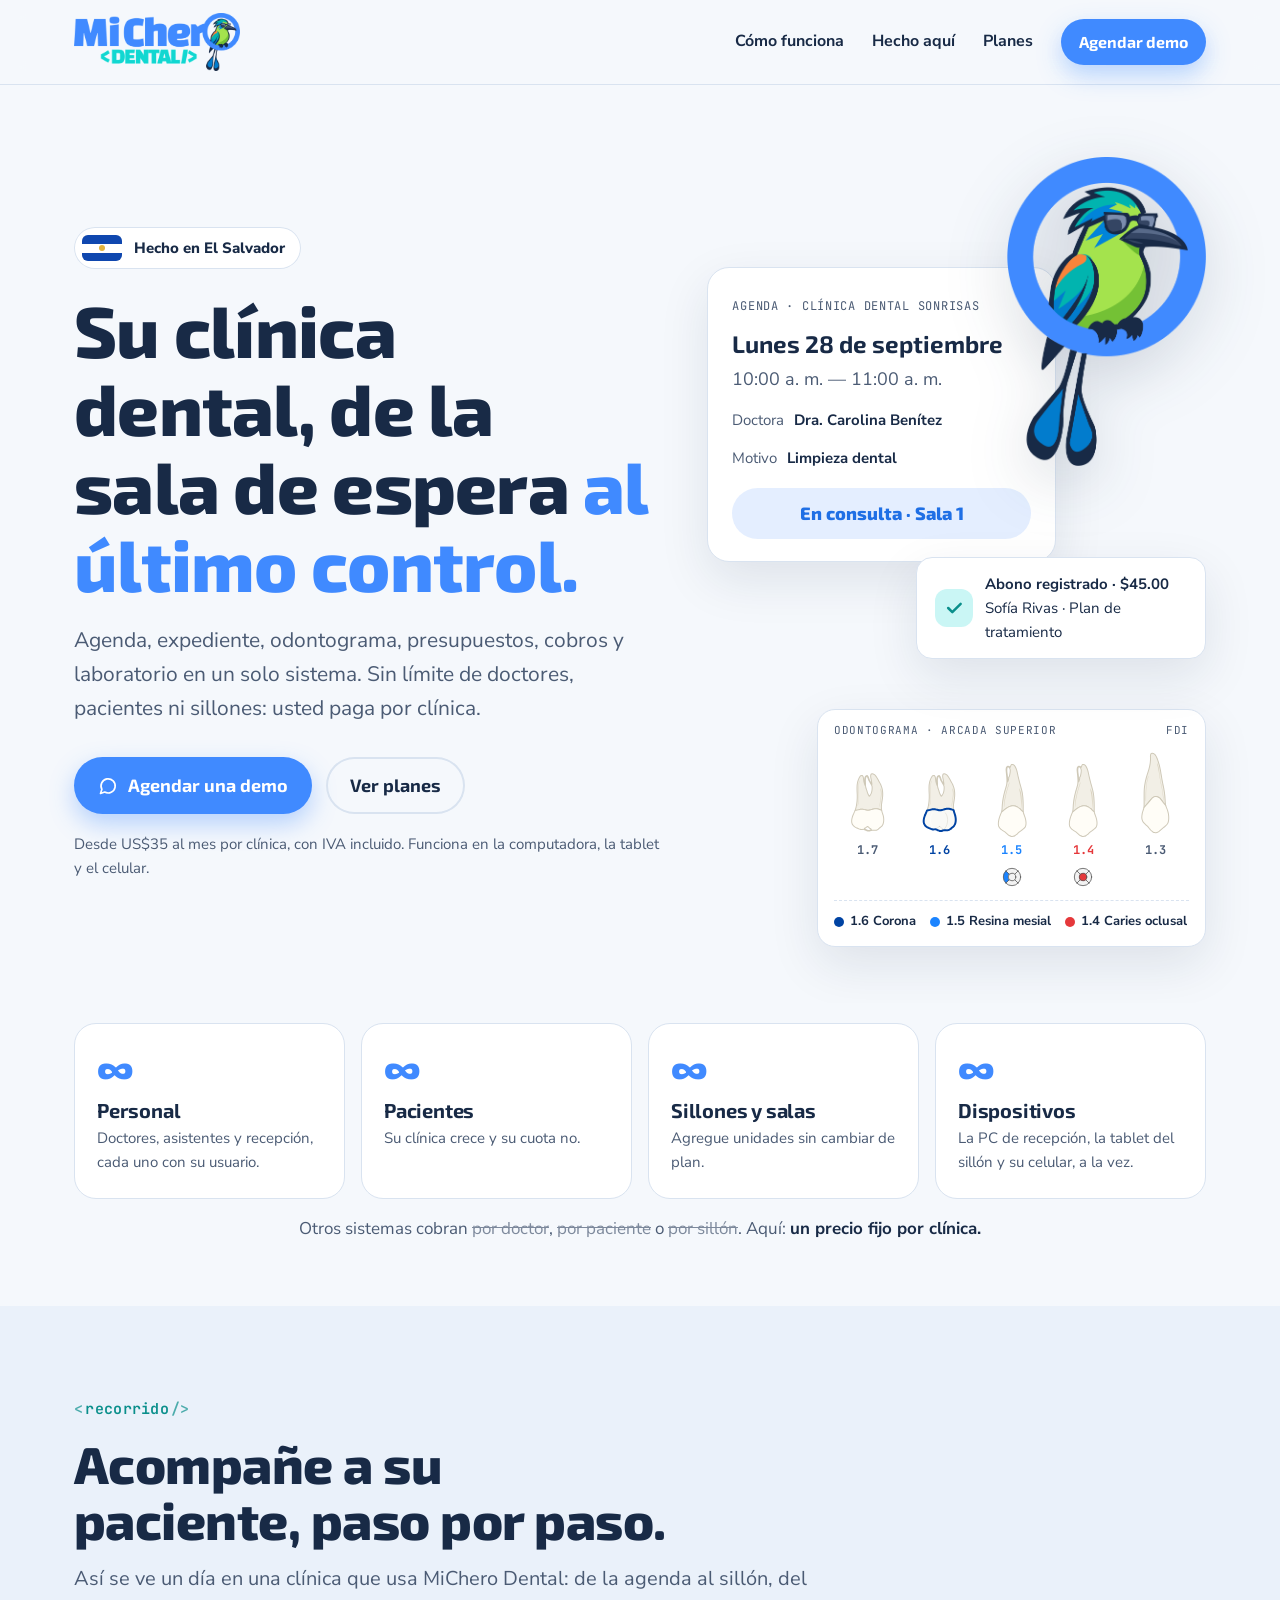
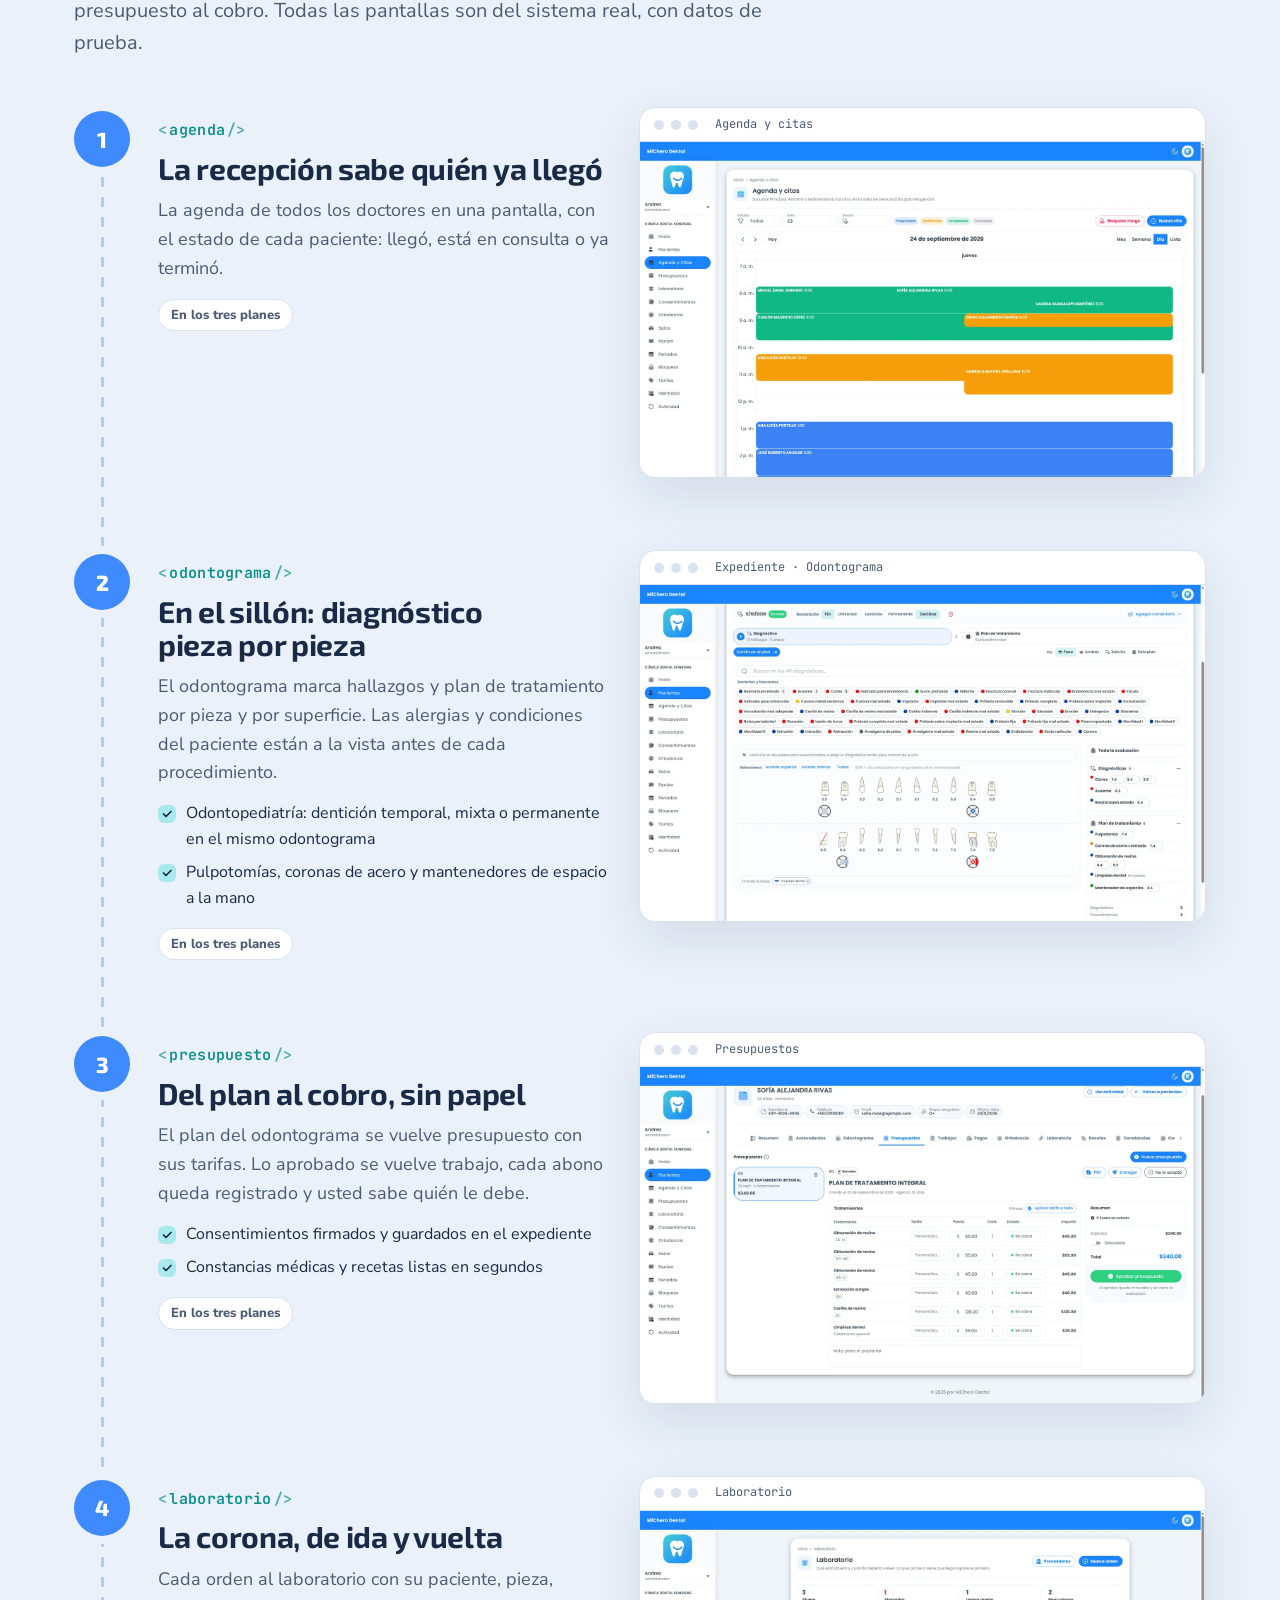
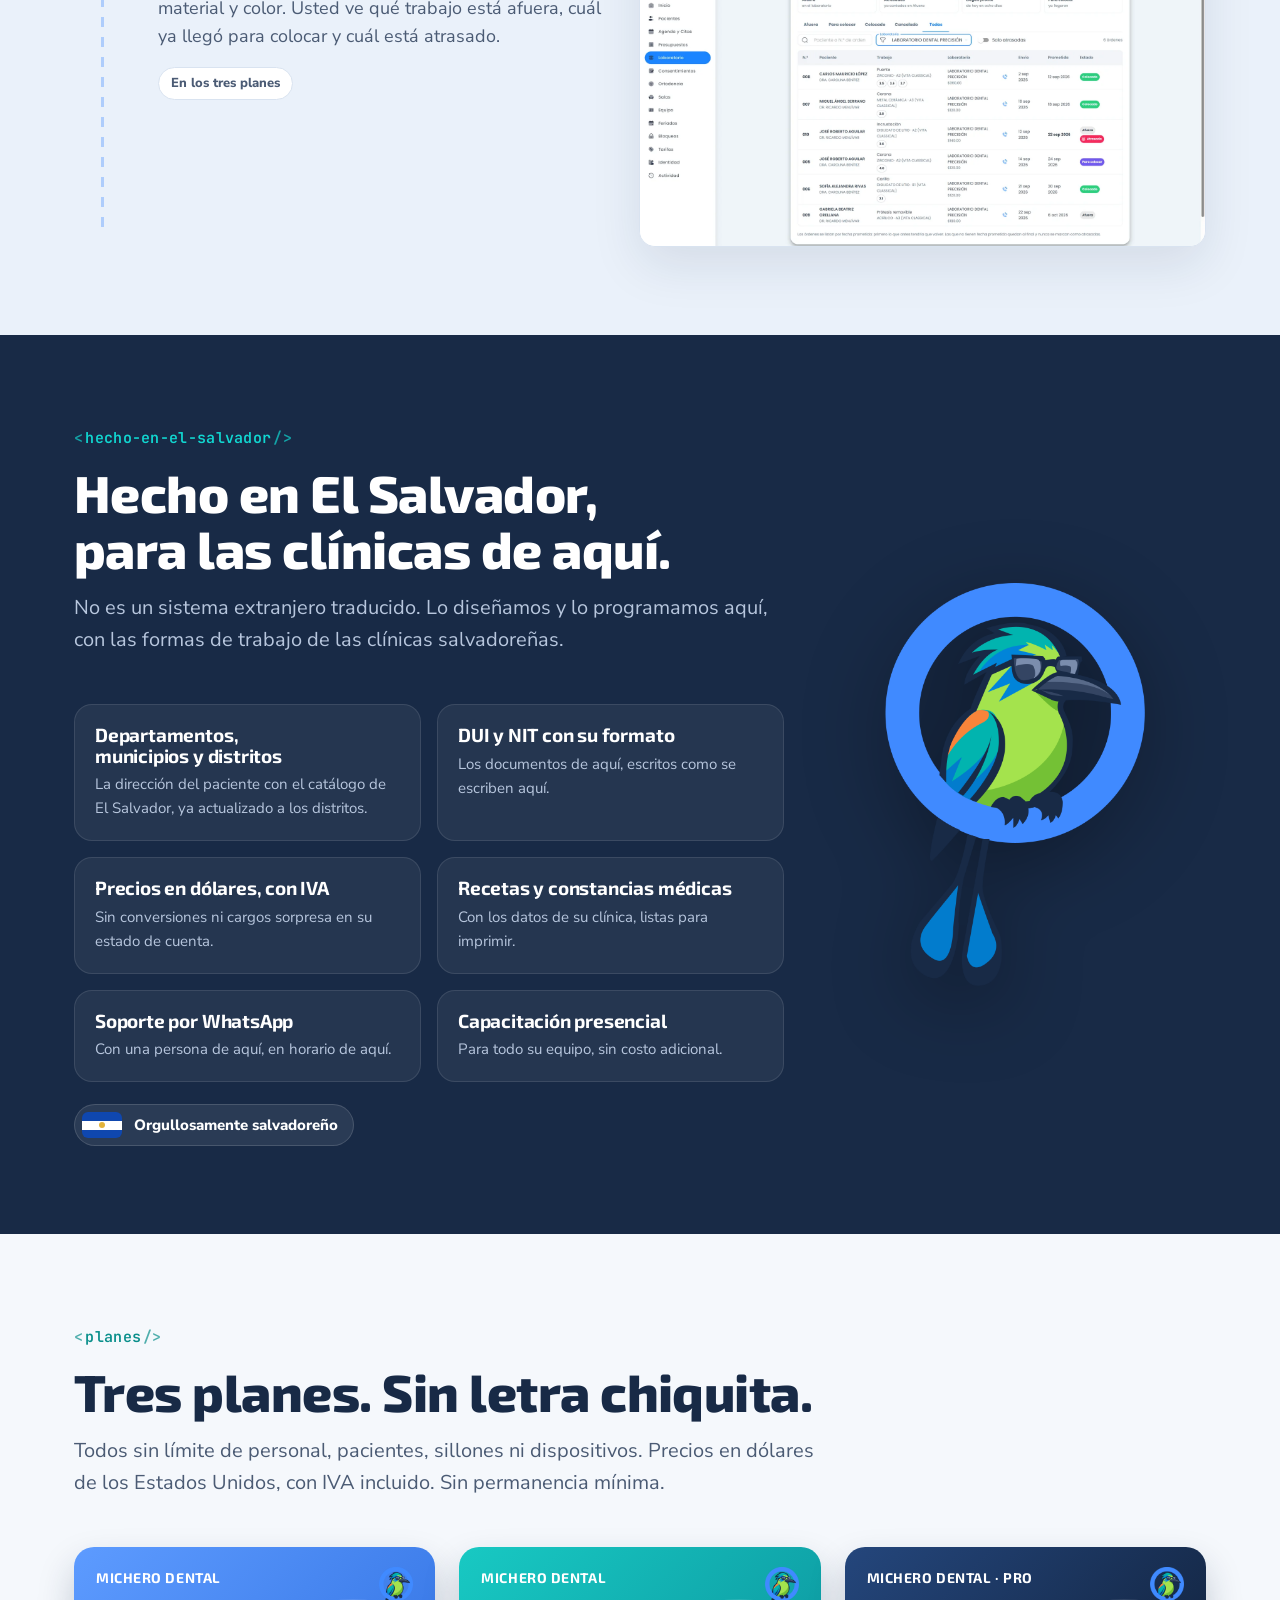
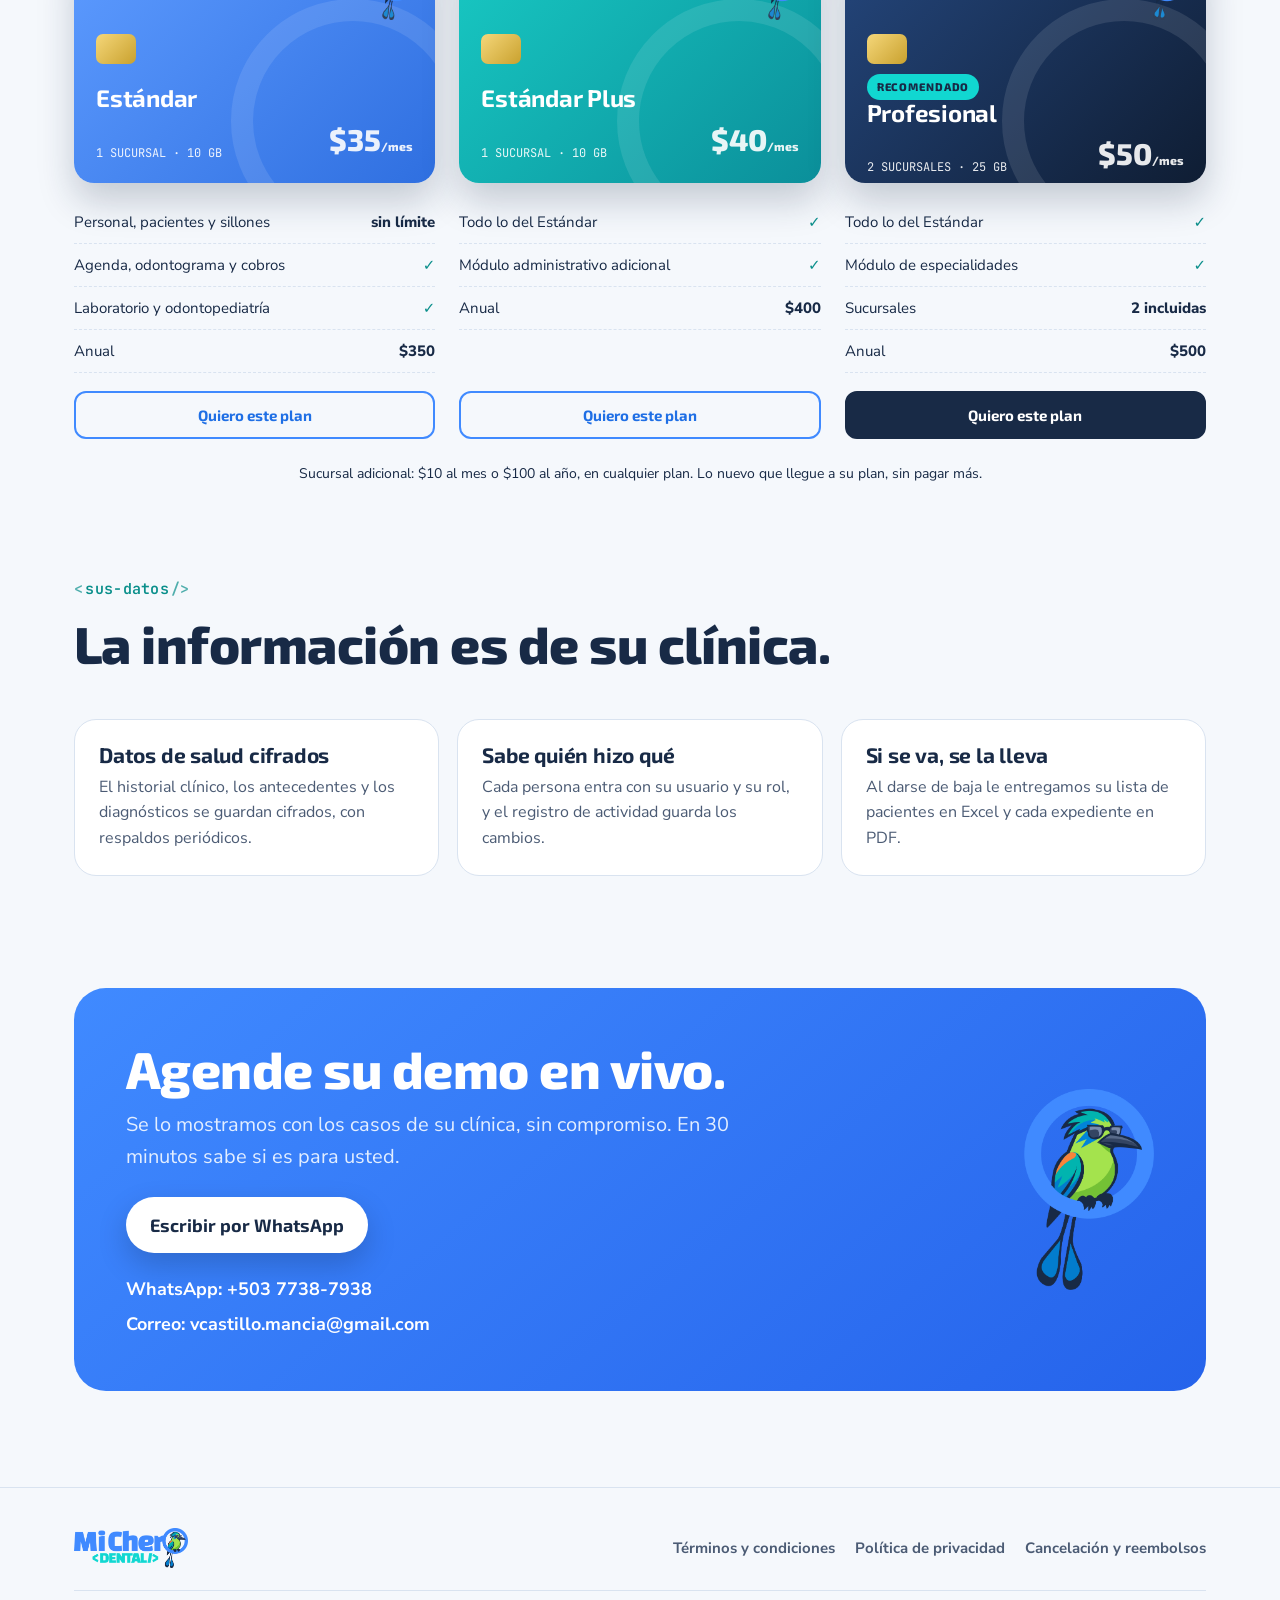
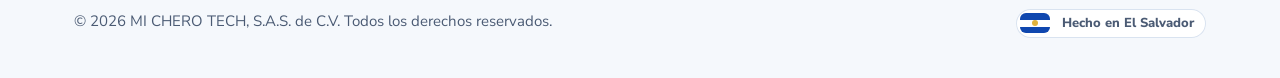
<file: index.html>
<!DOCTYPE html>
<html lang="es-SV">
<head>
<meta charset="utf-8">
<meta name="viewport" content="width=device-width, initial-scale=1">
<meta name="robots" content="noindex, nofollow">
<title>MiChero Dental — Sistema para clínicas dentales, hecho en El Salvador</title>
<meta name="description" content="Sistema para clínicas dentales hecho en El Salvador. Sin límite de doctores, pacientes ni sillones.">
<link rel="icon" href="img/logos/favicon.png">
<meta property="og:title" content="MiChero Dental — hecho en El Salvador">
<meta property="og:description" content="El sistema para clínicas dentales: de la sala de espera al último control. Planes desde US$35 al mes por clínica.">
<meta property="og:image" content="img/logos/mi-chero-dental.png">
<link rel="preconnect" href="https://fonts.googleapis.com">
<link rel="preconnect" href="https://fonts.gstatic.com" crossorigin>
<link href="https://fonts.googleapis.com/css2?family=Exo+2:wght@600;700;800&family=JetBrains+Mono:wght@500;700&family=Nunito+Sans:opsz,wght@6..12,400;6..12,600;6..12,700;6..12,800&display=swap" rel="stylesheet">
<link rel="stylesheet" href="styles.css">
</head>
<body>

<header class="cabecera">
  <div class="envoltura">
    <a class="logo" href="./" aria-label="MiChero Dental, inicio"><img src="img/logos/mi-chero-dental.png" alt="MiChero Dental"></a>
    <nav class="menu" aria-label="Principal">
      <a href="#recorrido">Cómo funciona</a>
      <a href="#el-salvador">Hecho aquí</a>
      <a href="#planes">Planes</a>
      <a class="boton" href="https://wa.me/50377387938?text=Hola%2C%20quiero%20agendar%20una%20demo%20de%20MiChero%20Dental" target="_blank" rel="noopener">Agendar demo</a>
    </nav>
  </div>
</header>

<main>

<!-- ============ PORTADA ============ -->
<section class="portada">
  <div class="envoltura">
    <div>
      <span class="hecho-aqui"><span class="bandera" aria-hidden="true"><i></i><i></i><i></i></span>Hecho en El Salvador</span>
      <h1>Su clínica dental, de la sala de espera <em>al último control.</em></h1>
      <p class="bajada">Agenda, expediente, odontograma, presupuestos, cobros y laboratorio en un solo sistema. Sin límite de doctores, pacientes ni sillones: usted paga por clínica.</p>
      <div class="acciones">
        <a class="boton" href="https://wa.me/50377387938?text=Hola%2C%20quiero%20agendar%20una%20demo%20de%20MiChero%20Dental" target="_blank" rel="noopener">
          <svg viewBox="0 0 24 24" fill="none" stroke="currentColor" stroke-width="2" stroke-linecap="round" stroke-linejoin="round" aria-hidden="true"><path d="M3 21l1.7-5A8.5 8.5 0 1 1 8 19.3L3 21z"/></svg>
          Agendar una demo
        </a>
        <a class="boton secundario" href="#planes">Ver planes</a>
      </div>
      <p class="nota">Desde US$35 al mes por clínica, con IVA incluido. Funciona en la computadora, la tablet y el celular.</p>
    </div>

    <div class="escena" aria-hidden="true">
      <img class="torogoz flota lenta" src="img/logos/torogoz.png" alt="">
      <div class="tarjeta-cita flota">
        <small>Agenda · Clínica Dental Sonrisas</small>
        <strong>Lunes 28 de septiembre</strong>
        <div class="hora">10:00 a. m. — 11:00 a. m.</div>
        <div class="fila"><span>Doctora</span><b>Dra. Carolina Benítez</b></div>
        <div class="fila"><span>Motivo</span><b>Limpieza dental</b></div>
        <div class="estado-cita">En consulta · Sala 1</div>
      </div>
      <div class="aviso">
        <span class="punto"><svg width="20" height="20" viewBox="0 0 24 24" fill="none" stroke="currentColor" stroke-width="3" stroke-linecap="round" stroke-linejoin="round"><path d="M5 12l5 5L20 7"/></svg></span>
        <span><b>Abono registrado · $45.00</b>Sofía Rivas · Plan de tratamiento</span>
      </div>
      <div class="mini-odonto">
        <div class="mini-cabeza"><span>Odontograma · arcada superior</span><span>FDI</span></div>
        <div class="mini-piezas">
          <div class="mini-pieza">
            <svg viewBox="0 0 62 120" aria-hidden="true"><g><g stroke="var(--diente-borde, #cfc9b8)" stroke-width="1.35" stroke-linejoin="round" stroke-linecap="round">
    <path fill="var(--diente-raiz, #f2efe6)" fill-rule="evenodd" d="M13.611 84.168C13.727 83.814 14.094 82.744 14.307 82.043C14.518 81.344 14.705 80.667 14.881 79.963C15.057 79.26 15.217 78.537 15.362 77.821C15.505 77.102 15.633 76.381 15.747 75.656C15.861 74.933 15.96 74.207 16.048 73.48C16.134 72.752 16.209 72.025 16.268 71.293C16.329 70.563 16.376 69.834 16.413 69.102C16.448 68.37 16.47 67.638 16.483 66.906C16.499 66.172 16.503 65.44 16.501 64.708C16.499 63.974 16.488 63.242 16.466 62.51C16.444 61.779 16.402 61.047 16.369 60.315C16.334 59.583 16.29 58.851 16.266 58.119C16.239 57.387 16.226 56.655 16.215 55.924C16.204 55.189 16.195 54.458 16.202 53.726C16.209 52.994 16.215 52.26 16.255 51.53C16.294 50.798 16.354 50.068 16.442 49.341C16.529 48.616 16.644 47.89 16.787 47.174C16.929 46.455 17.099 45.741 17.296 45.038C17.492 44.334 17.718 43.635 17.969 42.948C18.22 42.262 18.497 41.58 18.802 40.917C19.107 40.255 19.402 39.545 19.802 38.974C20.202 38.4 20.628 37.802 21.198 37.477C21.769 37.154 22.688 36.805 23.226 37.024C23.765 37.244 24.152 38.156 24.428 38.798C24.703 39.44 24.765 40.165 24.881 40.875C24.998 41.585 25.031 42.332 25.132 43.057C25.233 43.781 25.345 44.506 25.49 45.222C25.633 45.941 25.782 46.565 25.998 47.359C26.213 48.154 26.648 49.822 26.782 49.992C26.914 50.161 26.815 48.983 26.796 48.37C26.778 47.756 26.714 47.02 26.668 46.31C26.62 45.603 26.527 44.851 26.512 44.121C26.494 43.391 26.486 42.651 26.569 41.932C26.653 41.211 26.769 40.455 27.011 39.8C27.255 39.145 27.549 38.449 28.026 38C28.503 37.55 29.338 36.983 29.872 37.101C30.404 37.22 30.877 38.106 31.222 38.708C31.567 39.31 31.701 40.035 31.943 40.715C32.182 41.396 32.391 42.11 32.668 42.785C32.945 43.462 33.262 44.126 33.604 44.77C33.947 45.413 34.288 45.959 34.727 46.655C35.167 47.35 36.013 48.844 36.242 48.941C36.473 49.038 36.176 47.862 36.108 47.235C36.04 46.609 35.945 45.884 35.833 45.183C35.719 44.482 35.569 43.741 35.426 43.024C35.284 42.306 35.108 41.591 34.974 40.873C34.84 40.154 34.657 39.409 34.618 38.712C34.578 38.016 34.602 37.297 34.734 36.695C34.868 36.092 34.877 35.396 35.415 35.101C35.954 34.807 37.237 34.774 37.967 34.923C38.695 35.075 39.235 35.561 39.791 36.002C40.347 36.446 40.835 37.022 41.301 37.58C41.767 38.139 42.183 38.747 42.587 39.356C42.989 39.967 43.354 40.605 43.719 41.238C44.086 41.873 44.424 42.521 44.776 43.165C45.13 43.807 45.477 44.451 45.831 45.093C46.185 45.734 46.552 46.37 46.897 47.014C47.244 47.66 47.589 48.306 47.903 48.967C48.218 49.629 48.512 50.299 48.78 50.981C49.046 51.66 49.29 52.352 49.506 53.051C49.721 53.75 49.912 54.46 50.073 55.172C50.235 55.884 50.369 56.607 50.479 57.33C50.587 58.053 50.668 58.781 50.728 59.51C50.787 60.24 50.818 60.972 50.829 61.704C50.842 62.436 50.829 63.17 50.8 63.899C50.769 64.631 50.719 65.363 50.653 66.093C50.589 66.82 50.506 67.55 50.411 68.275C50.317 69.003 50.202 69.726 50.09 70.449C49.978 71.174 49.849 71.895 49.736 72.618C49.622 73.341 49.504 74.064 49.407 74.792C49.312 75.517 49.222 76.245 49.158 76.974C49.097 77.704 49.049 78.436 49.035 79.166C49.022 79.897 49.027 80.579 49.079 81.357C49.132 82.135 49.304 83.425 49.35 83.838L46.453 82.774C45.932 82.625 44.385 82.032 43.319 81.873C42.251 81.717 41.128 81.719 40.051 81.829C38.971 81.941 37.901 82.245 36.846 82.537C35.791 82.829 34.78 83.337 33.725 83.579C32.668 83.823 31.582 84.036 30.514 83.996C29.444 83.957 28.378 83.563 27.31 83.339C26.239 83.117 25.178 82.763 24.099 82.654C23.017 82.541 21.908 82.55 20.828 82.673C19.749 82.796 18.697 83.163 17.626 83.39C16.554 83.618 14.938 83.933 14.402 84.04ZM28.82 38.484C28.508 38.89 28.039 39.644 27.809 40.413C27.578 41.185 27.486 42.2 27.435 43.108C27.387 44.013 27.47 44.937 27.508 45.849C27.547 46.763 27.639 47.675 27.67 48.587C27.701 49.501 27.596 50.442 27.692 51.33C27.789 52.216 28.022 53.062 28.257 53.91C28.492 54.759 28.824 55.565 29.101 56.418C29.378 57.273 29.631 58.17 29.921 59.038C30.209 59.906 30.501 60.827 30.833 61.627C31.167 62.427 31.611 63.286 31.921 63.842C32.231 64.398 32.369 64.976 32.697 64.961C33.024 64.948 33.464 64.33 33.884 63.759C34.306 63.185 34.857 62.337 35.222 61.532C35.587 60.73 35.868 59.82 36.077 58.937C36.284 58.053 36.376 57.117 36.466 56.229C36.556 55.343 36.644 54.482 36.615 53.616C36.587 52.748 36.552 51.864 36.292 51.029C36.031 50.194 35.501 49.398 35.053 48.607C34.602 47.814 34.055 47.068 33.598 46.277C33.141 45.484 32.694 44.682 32.31 43.853C31.925 43.027 31.602 42.115 31.29 41.308C30.978 40.501 30.701 39.567 30.435 39.013C30.167 38.46 29.956 38.068 29.686 37.98C29.418 37.893 29.132 38.079 28.82 38.484Z"/>
    <path fill="var(--diente-corona, #fffdf7)" fill-rule="evenodd" d="M49.35 83.838C49.44 84.199 49.693 85.3 49.895 86.003C50.095 86.706 50.336 87.366 50.558 88.056C50.78 88.748 51.022 89.447 51.22 90.15C51.418 90.856 51.6 91.566 51.745 92.282C51.89 92.999 52.011 93.724 52.09 94.449C52.169 95.177 52.218 95.909 52.222 96.638C52.224 97.368 52.191 98.104 52.108 98.827C52.027 99.553 51.904 100.28 51.726 100.986C51.55 101.691 51.345 102.405 51.046 103.063C50.747 103.718 50.38 104.355 49.934 104.92C49.49 105.482 48.923 105.964 48.378 106.443C47.833 106.924 47.218 107.333 46.662 107.803C46.103 108.274 45.611 108.823 45.038 109.26C44.464 109.698 43.87 110.137 43.22 110.428C42.569 110.715 41.842 110.904 41.134 110.992C40.424 111.082 39.684 110.995 38.967 110.955C38.251 110.918 37.536 110.702 36.837 110.757C36.138 110.812 35.466 111.093 34.776 111.285C34.088 111.476 33.407 111.817 32.703 111.904C32.002 111.99 31.262 111.946 30.563 111.81C29.864 111.672 29.178 111.368 28.51 111.085C27.842 110.801 27.222 110.353 26.554 110.109C25.886 109.867 25.204 109.682 24.503 109.628C23.802 109.573 23.064 109.795 22.347 109.777C21.631 109.759 20.903 109.693 20.204 109.524C19.508 109.353 18.842 109.021 18.162 108.755C17.483 108.489 16.8 108.221 16.129 107.929C15.461 107.634 14.78 107.357 14.149 106.995C13.521 106.632 12.905 106.223 12.354 105.755C11.8 105.287 11.281 104.755 10.839 104.186C10.397 103.614 9.989 102.988 9.699 102.335C9.411 101.68 9.219 100.968 9.105 100.258C8.991 99.548 8.989 98.803 9.011 98.078C9.033 97.35 9.118 96.619 9.237 95.898C9.356 95.179 9.527 94.465 9.723 93.759C9.916 93.056 10.154 92.359 10.402 91.671C10.65 90.986 10.932 90.306 11.217 89.632C11.501 88.957 11.819 88.273 12.11 87.625C12.4 86.974 12.71 86.313 12.96 85.737C13.211 85.161 13.503 84.429 13.611 84.168L14.402 84.04C14.938 83.933 16.554 83.618 17.626 83.39C18.697 83.163 19.749 82.796 20.828 82.673C21.908 82.55 23.017 82.541 24.099 82.654C25.178 82.763 26.239 83.117 27.31 83.339C28.378 83.563 29.444 83.957 30.514 83.996C31.582 84.036 32.668 83.823 33.725 83.579C34.78 83.337 35.791 82.829 36.846 82.537C37.901 82.245 38.971 81.941 40.051 81.829C41.128 81.719 42.251 81.717 43.319 81.873C44.385 82.032 45.932 82.625 46.453 82.774ZM30.323 105.674C29.8 105.823 28.842 106.795 28.138 107.293C27.433 107.79 26.048 108.197 26.101 108.658C26.154 109.122 27.642 109.671 28.453 110.074C29.264 110.476 30.123 110.94 30.974 111.071C31.824 111.203 32.793 111.063 33.556 110.865C34.316 110.665 35.626 110.384 35.545 109.88C35.462 109.379 33.774 108.436 33.062 107.854C32.352 107.274 31.734 106.759 31.277 106.397C30.822 106.032 30.846 105.524 30.323 105.674Z"/>
  </g>
  <g fill="var(--diente-detalle, #d9d2bf)" stroke="none">
    <path d="M19.334 43.695C19.393 43.763 19.402 45.002 19.345 45.653C19.29 46.304 19.099 46.948 18.998 47.598C18.897 48.249 18.806 48.904 18.736 49.559C18.668 50.214 18.617 50.873 18.58 51.53C18.545 52.187 18.527 52.849 18.521 53.506C18.514 54.165 18.525 54.825 18.543 55.484C18.562 56.143 18.6 56.803 18.635 57.46C18.67 58.119 18.718 58.776 18.754 59.436C18.789 60.093 18.822 60.752 18.846 61.412C18.868 62.069 18.888 62.728 18.894 63.387C18.903 64.047 18.905 64.706 18.897 65.365C18.89 66.025 18.872 66.684 18.844 67.343C18.815 68.001 18.778 68.66 18.729 69.317C18.679 69.974 18.62 70.631 18.547 71.286C18.475 71.941 18.391 72.596 18.294 73.249C18.195 73.9 18.088 74.55 17.965 75.198C17.842 75.847 17.703 76.557 17.558 77.135C17.413 77.711 17.165 78.735 17.096 78.664C17.028 78.592 17.072 77.35 17.149 76.702C17.226 76.053 17.431 75.414 17.562 74.768C17.694 74.124 17.828 73.478 17.938 72.827C18.048 72.176 18.14 71.524 18.217 70.869C18.294 70.214 18.354 69.557 18.398 68.9C18.444 68.242 18.468 67.583 18.483 66.924C18.499 66.264 18.497 65.605 18.494 64.946C18.49 64.286 18.479 63.627 18.459 62.97C18.442 62.31 18.413 61.651 18.382 60.992C18.349 60.335 18.307 59.675 18.266 59.018C18.226 58.359 18.169 57.702 18.134 57.044C18.096 56.385 18.064 55.728 18.05 55.069C18.039 54.409 18.039 53.75 18.057 53.091C18.072 52.431 18.105 51.772 18.151 51.115C18.2 50.458 18.264 49.8 18.34 49.148C18.417 48.493 18.512 47.84 18.62 47.189C18.727 46.539 18.866 45.827 18.987 45.244C19.105 44.664 19.275 43.627 19.334 43.695Z"/>
    <path d="M47.686 54.244C47.82 54.449 48.295 55.416 48.512 56.033C48.73 56.651 48.877 57.299 48.989 57.946C49.101 58.592 49.154 59.255 49.187 59.91C49.22 60.568 49.211 61.229 49.189 61.888C49.167 62.546 49.117 63.205 49.055 63.86C48.996 64.517 48.914 65.172 48.827 65.825C48.739 66.478 48.635 67.13 48.53 67.781C48.424 68.431 48.308 69.08 48.196 69.73C48.086 70.381 47.967 71.029 47.862 71.68C47.758 72.33 47.662 72.983 47.572 73.636C47.484 74.291 47.402 74.944 47.332 75.601C47.262 76.256 47.235 76.88 47.152 77.57C47.066 78.26 46.892 79.638 46.827 79.739C46.761 79.84 46.761 78.768 46.758 78.179C46.756 77.588 46.776 76.86 46.813 76.201C46.851 75.544 46.914 74.886 46.987 74.231C47.06 73.576 47.15 72.924 47.244 72.271C47.339 71.618 47.446 70.968 47.55 70.317C47.653 69.664 47.769 69.016 47.866 68.363C47.963 67.713 48.057 67.06 48.134 66.405C48.211 65.75 48.275 65.093 48.321 64.436C48.369 63.779 48.4 63.119 48.413 62.46C48.424 61.801 48.422 61.141 48.394 60.484C48.367 59.825 48.319 59.165 48.249 58.51C48.178 57.858 48.055 57.172 47.965 56.554C47.875 55.937 47.754 55.185 47.706 54.8C47.66 54.416 47.552 54.04 47.686 54.244Z"/>
  </g></g></svg>
            <b>1.7</b>
            <span class="sup vacia"></span>
          </div>
          <div class="mini-pieza marcada" style="--hallazgo:#0043a3">
            <svg viewBox="0 0 62 120" aria-hidden="true"><g><g stroke="var(--diente-borde, #cfc9b8)" stroke-width="1.35" stroke-linejoin="round" stroke-linecap="round">
    <path fill="var(--diente-raiz, #f2efe6)" fill-rule="evenodd" d="M13.611 84.168C13.727 83.814 14.094 82.744 14.307 82.043C14.518 81.344 14.705 80.667 14.881 79.963C15.057 79.26 15.217 78.537 15.362 77.821C15.505 77.102 15.633 76.381 15.747 75.656C15.861 74.933 15.96 74.207 16.048 73.48C16.134 72.752 16.209 72.025 16.268 71.293C16.329 70.563 16.376 69.834 16.413 69.102C16.448 68.37 16.47 67.638 16.483 66.906C16.499 66.172 16.503 65.44 16.501 64.708C16.499 63.974 16.488 63.242 16.466 62.51C16.444 61.779 16.402 61.047 16.369 60.315C16.334 59.583 16.29 58.851 16.266 58.119C16.239 57.387 16.226 56.655 16.215 55.924C16.204 55.189 16.195 54.458 16.202 53.726C16.209 52.994 16.215 52.26 16.255 51.53C16.294 50.798 16.354 50.068 16.442 49.341C16.529 48.616 16.644 47.89 16.787 47.174C16.929 46.455 17.099 45.741 17.296 45.038C17.492 44.334 17.718 43.635 17.969 42.948C18.22 42.262 18.497 41.58 18.802 40.917C19.107 40.255 19.402 39.545 19.802 38.974C20.202 38.4 20.628 37.802 21.198 37.477C21.769 37.154 22.688 36.805 23.226 37.024C23.765 37.244 24.152 38.156 24.428 38.798C24.703 39.44 24.765 40.165 24.881 40.875C24.998 41.585 25.031 42.332 25.132 43.057C25.233 43.781 25.345 44.506 25.49 45.222C25.633 45.941 25.782 46.565 25.998 47.359C26.213 48.154 26.648 49.822 26.782 49.992C26.914 50.161 26.815 48.983 26.796 48.37C26.778 47.756 26.714 47.02 26.668 46.31C26.62 45.603 26.527 44.851 26.512 44.121C26.494 43.391 26.486 42.651 26.569 41.932C26.653 41.211 26.769 40.455 27.011 39.8C27.255 39.145 27.549 38.449 28.026 38C28.503 37.55 29.338 36.983 29.872 37.101C30.404 37.22 30.877 38.106 31.222 38.708C31.567 39.31 31.701 40.035 31.943 40.715C32.182 41.396 32.391 42.11 32.668 42.785C32.945 43.462 33.262 44.126 33.604 44.77C33.947 45.413 34.288 45.959 34.727 46.655C35.167 47.35 36.013 48.844 36.242 48.941C36.473 49.038 36.176 47.862 36.108 47.235C36.04 46.609 35.945 45.884 35.833 45.183C35.719 44.482 35.569 43.741 35.426 43.024C35.284 42.306 35.108 41.591 34.974 40.873C34.84 40.154 34.657 39.409 34.618 38.712C34.578 38.016 34.602 37.297 34.734 36.695C34.868 36.092 34.877 35.396 35.415 35.101C35.954 34.807 37.237 34.774 37.967 34.923C38.695 35.075 39.235 35.561 39.791 36.002C40.347 36.446 40.835 37.022 41.301 37.58C41.767 38.139 42.183 38.747 42.587 39.356C42.989 39.967 43.354 40.605 43.719 41.238C44.086 41.873 44.424 42.521 44.776 43.165C45.13 43.807 45.477 44.451 45.831 45.093C46.185 45.734 46.552 46.37 46.897 47.014C47.244 47.66 47.589 48.306 47.903 48.967C48.218 49.629 48.512 50.299 48.78 50.981C49.046 51.66 49.29 52.352 49.506 53.051C49.721 53.75 49.912 54.46 50.073 55.172C50.235 55.884 50.369 56.607 50.479 57.33C50.587 58.053 50.668 58.781 50.728 59.51C50.787 60.24 50.818 60.972 50.829 61.704C50.842 62.436 50.829 63.17 50.8 63.899C50.769 64.631 50.719 65.363 50.653 66.093C50.589 66.82 50.506 67.55 50.411 68.275C50.317 69.003 50.202 69.726 50.09 70.449C49.978 71.174 49.849 71.895 49.736 72.618C49.622 73.341 49.504 74.064 49.407 74.792C49.312 75.517 49.222 76.245 49.158 76.974C49.097 77.704 49.049 78.436 49.035 79.166C49.022 79.897 49.027 80.579 49.079 81.357C49.132 82.135 49.304 83.425 49.35 83.838L46.453 82.774C45.932 82.625 44.385 82.032 43.319 81.873C42.251 81.717 41.128 81.719 40.051 81.829C38.971 81.941 37.901 82.245 36.846 82.537C35.791 82.829 34.78 83.337 33.725 83.579C32.668 83.823 31.582 84.036 30.514 83.996C29.444 83.957 28.378 83.563 27.31 83.339C26.239 83.117 25.178 82.763 24.099 82.654C23.017 82.541 21.908 82.55 20.828 82.673C19.749 82.796 18.697 83.163 17.626 83.39C16.554 83.618 14.938 83.933 14.402 84.04ZM28.82 38.484C28.508 38.89 28.039 39.644 27.809 40.413C27.578 41.185 27.486 42.2 27.435 43.108C27.387 44.013 27.47 44.937 27.508 45.849C27.547 46.763 27.639 47.675 27.67 48.587C27.701 49.501 27.596 50.442 27.692 51.33C27.789 52.216 28.022 53.062 28.257 53.91C28.492 54.759 28.824 55.565 29.101 56.418C29.378 57.273 29.631 58.17 29.921 59.038C30.209 59.906 30.501 60.827 30.833 61.627C31.167 62.427 31.611 63.286 31.921 63.842C32.231 64.398 32.369 64.976 32.697 64.961C33.024 64.948 33.464 64.33 33.884 63.759C34.306 63.185 34.857 62.337 35.222 61.532C35.587 60.73 35.868 59.82 36.077 58.937C36.284 58.053 36.376 57.117 36.466 56.229C36.556 55.343 36.644 54.482 36.615 53.616C36.587 52.748 36.552 51.864 36.292 51.029C36.031 50.194 35.501 49.398 35.053 48.607C34.602 47.814 34.055 47.068 33.598 46.277C33.141 45.484 32.694 44.682 32.31 43.853C31.925 43.027 31.602 42.115 31.29 41.308C30.978 40.501 30.701 39.567 30.435 39.013C30.167 38.46 29.956 38.068 29.686 37.98C29.418 37.893 29.132 38.079 28.82 38.484Z"/>
    <path fill="var(--diente-corona, #fffdf7)" fill-rule="evenodd" d="M49.35 83.838C49.44 84.199 49.693 85.3 49.895 86.003C50.095 86.706 50.336 87.366 50.558 88.056C50.78 88.748 51.022 89.447 51.22 90.15C51.418 90.856 51.6 91.566 51.745 92.282C51.89 92.999 52.011 93.724 52.09 94.449C52.169 95.177 52.218 95.909 52.222 96.638C52.224 97.368 52.191 98.104 52.108 98.827C52.027 99.553 51.904 100.28 51.726 100.986C51.55 101.691 51.345 102.405 51.046 103.063C50.747 103.718 50.38 104.355 49.934 104.92C49.49 105.482 48.923 105.964 48.378 106.443C47.833 106.924 47.218 107.333 46.662 107.803C46.103 108.274 45.611 108.823 45.038 109.26C44.464 109.698 43.87 110.137 43.22 110.428C42.569 110.715 41.842 110.904 41.134 110.992C40.424 111.082 39.684 110.995 38.967 110.955C38.251 110.918 37.536 110.702 36.837 110.757C36.138 110.812 35.466 111.093 34.776 111.285C34.088 111.476 33.407 111.817 32.703 111.904C32.002 111.99 31.262 111.946 30.563 111.81C29.864 111.672 29.178 111.368 28.51 111.085C27.842 110.801 27.222 110.353 26.554 110.109C25.886 109.867 25.204 109.682 24.503 109.628C23.802 109.573 23.064 109.795 22.347 109.777C21.631 109.759 20.903 109.693 20.204 109.524C19.508 109.353 18.842 109.021 18.162 108.755C17.483 108.489 16.8 108.221 16.129 107.929C15.461 107.634 14.78 107.357 14.149 106.995C13.521 106.632 12.905 106.223 12.354 105.755C11.8 105.287 11.281 104.755 10.839 104.186C10.397 103.614 9.989 102.988 9.699 102.335C9.411 101.68 9.219 100.968 9.105 100.258C8.991 99.548 8.989 98.803 9.011 98.078C9.033 97.35 9.118 96.619 9.237 95.898C9.356 95.179 9.527 94.465 9.723 93.759C9.916 93.056 10.154 92.359 10.402 91.671C10.65 90.986 10.932 90.306 11.217 89.632C11.501 88.957 11.819 88.273 12.11 87.625C12.4 86.974 12.71 86.313 12.96 85.737C13.211 85.161 13.503 84.429 13.611 84.168L14.402 84.04C14.938 83.933 16.554 83.618 17.626 83.39C18.697 83.163 19.749 82.796 20.828 82.673C21.908 82.55 23.017 82.541 24.099 82.654C25.178 82.763 26.239 83.117 27.31 83.339C28.378 83.563 29.444 83.957 30.514 83.996C31.582 84.036 32.668 83.823 33.725 83.579C34.78 83.337 35.791 82.829 36.846 82.537C37.901 82.245 38.971 81.941 40.051 81.829C41.128 81.719 42.251 81.717 43.319 81.873C44.385 82.032 45.932 82.625 46.453 82.774ZM30.323 105.674C29.8 105.823 28.842 106.795 28.138 107.293C27.433 107.79 26.048 108.197 26.101 108.658C26.154 109.122 27.642 109.671 28.453 110.074C29.264 110.476 30.123 110.94 30.974 111.071C31.824 111.203 32.793 111.063 33.556 110.865C34.316 110.665 35.626 110.384 35.545 109.88C35.462 109.379 33.774 108.436 33.062 107.854C32.352 107.274 31.734 106.759 31.277 106.397C30.822 106.032 30.846 105.524 30.323 105.674Z"/>
  </g>
  <g fill="var(--diente-detalle, #d9d2bf)" stroke="none">
    <path d="M19.334 43.695C19.393 43.763 19.402 45.002 19.345 45.653C19.29 46.304 19.099 46.948 18.998 47.598C18.897 48.249 18.806 48.904 18.736 49.559C18.668 50.214 18.617 50.873 18.58 51.53C18.545 52.187 18.527 52.849 18.521 53.506C18.514 54.165 18.525 54.825 18.543 55.484C18.562 56.143 18.6 56.803 18.635 57.46C18.67 58.119 18.718 58.776 18.754 59.436C18.789 60.093 18.822 60.752 18.846 61.412C18.868 62.069 18.888 62.728 18.894 63.387C18.903 64.047 18.905 64.706 18.897 65.365C18.89 66.025 18.872 66.684 18.844 67.343C18.815 68.001 18.778 68.66 18.729 69.317C18.679 69.974 18.62 70.631 18.547 71.286C18.475 71.941 18.391 72.596 18.294 73.249C18.195 73.9 18.088 74.55 17.965 75.198C17.842 75.847 17.703 76.557 17.558 77.135C17.413 77.711 17.165 78.735 17.096 78.664C17.028 78.592 17.072 77.35 17.149 76.702C17.226 76.053 17.431 75.414 17.562 74.768C17.694 74.124 17.828 73.478 17.938 72.827C18.048 72.176 18.14 71.524 18.217 70.869C18.294 70.214 18.354 69.557 18.398 68.9C18.444 68.242 18.468 67.583 18.483 66.924C18.499 66.264 18.497 65.605 18.494 64.946C18.49 64.286 18.479 63.627 18.459 62.97C18.442 62.31 18.413 61.651 18.382 60.992C18.349 60.335 18.307 59.675 18.266 59.018C18.226 58.359 18.169 57.702 18.134 57.044C18.096 56.385 18.064 55.728 18.05 55.069C18.039 54.409 18.039 53.75 18.057 53.091C18.072 52.431 18.105 51.772 18.151 51.115C18.2 50.458 18.264 49.8 18.34 49.148C18.417 48.493 18.512 47.84 18.62 47.189C18.727 46.539 18.866 45.827 18.987 45.244C19.105 44.664 19.275 43.627 19.334 43.695Z"/>
    <path d="M47.686 54.244C47.82 54.449 48.295 55.416 48.512 56.033C48.73 56.651 48.877 57.299 48.989 57.946C49.101 58.592 49.154 59.255 49.187 59.91C49.22 60.568 49.211 61.229 49.189 61.888C49.167 62.546 49.117 63.205 49.055 63.86C48.996 64.517 48.914 65.172 48.827 65.825C48.739 66.478 48.635 67.13 48.53 67.781C48.424 68.431 48.308 69.08 48.196 69.73C48.086 70.381 47.967 71.029 47.862 71.68C47.758 72.33 47.662 72.983 47.572 73.636C47.484 74.291 47.402 74.944 47.332 75.601C47.262 76.256 47.235 76.88 47.152 77.57C47.066 78.26 46.892 79.638 46.827 79.739C46.761 79.84 46.761 78.768 46.758 78.179C46.756 77.588 46.776 76.86 46.813 76.201C46.851 75.544 46.914 74.886 46.987 74.231C47.06 73.576 47.15 72.924 47.244 72.271C47.339 71.618 47.446 70.968 47.55 70.317C47.653 69.664 47.769 69.016 47.866 68.363C47.963 67.713 48.057 67.06 48.134 66.405C48.211 65.75 48.275 65.093 48.321 64.436C48.369 63.779 48.4 63.119 48.413 62.46C48.424 61.801 48.422 61.141 48.394 60.484C48.367 59.825 48.319 59.165 48.249 58.51C48.178 57.858 48.055 57.172 47.965 56.554C47.875 55.937 47.754 55.185 47.706 54.8C47.66 54.416 47.552 54.04 47.686 54.244Z"/>
  </g></g><g><path d="M49.35 83.838C49.44 84.199 49.693 85.3 49.895 86.003C50.095 86.706 50.336 87.366 50.558 88.056C50.78 88.748 51.022 89.447 51.22 90.15C51.418 90.856 51.6 91.566 51.745 92.282C51.89 92.999 52.011 93.724 52.09 94.449C52.169 95.177 52.218 95.909 52.222 96.638C52.224 97.368 52.191 98.104 52.108 98.827C52.027 99.553 51.904 100.28 51.726 100.986C51.55 101.691 51.345 102.405 51.046 103.063C50.747 103.718 50.38 104.355 49.934 104.92C49.49 105.482 48.923 105.964 48.378 106.443C47.833 106.924 47.218 107.333 46.662 107.803C46.103 108.274 45.611 108.823 45.038 109.26C44.464 109.698 43.87 110.137 43.22 110.428C42.569 110.715 41.842 110.904 41.134 110.992C40.424 111.082 39.684 110.995 38.967 110.955C38.251 110.918 37.536 110.702 36.837 110.757C36.138 110.812 35.466 111.093 34.776 111.285C34.088 111.476 33.407 111.817 32.703 111.904C32.002 111.99 31.262 111.946 30.563 111.81C29.864 111.672 29.178 111.368 28.51 111.085C27.842 110.801 27.222 110.353 26.554 110.109C25.886 109.867 25.204 109.682 24.503 109.628C23.802 109.573 23.064 109.795 22.347 109.777C21.631 109.759 20.903 109.693 20.204 109.524C19.508 109.353 18.842 109.021 18.162 108.755C17.483 108.489 16.8 108.221 16.129 107.929C15.461 107.634 14.78 107.357 14.149 106.995C13.521 106.632 12.905 106.223 12.354 105.755C11.8 105.287 11.281 104.755 10.839 104.186C10.397 103.614 9.989 102.988 9.699 102.335C9.411 101.68 9.219 100.968 9.105 100.258C8.991 99.548 8.989 98.803 9.011 98.078C9.033 97.35 9.118 96.619 9.237 95.898C9.356 95.179 9.527 94.465 9.723 93.759C9.916 93.056 10.154 92.359 10.402 91.671C10.65 90.986 10.932 90.306 11.217 89.632C11.501 88.957 11.819 88.273 12.11 87.625C12.4 86.974 12.71 86.313 12.96 85.737C13.211 85.161 13.503 84.429 13.611 84.168L14.402 84.04C14.938 83.933 16.554 83.618 17.626 83.39C18.697 83.163 19.749 82.796 20.828 82.673C21.908 82.55 23.017 82.541 24.099 82.654C25.178 82.763 26.239 83.117 27.31 83.339C28.378 83.563 29.444 83.957 30.514 83.996C31.582 84.036 32.668 83.823 33.725 83.579C34.78 83.337 35.791 82.829 36.846 82.537C37.901 82.245 38.971 81.941 40.051 81.829C41.128 81.719 42.251 81.717 43.319 81.873C44.385 82.032 45.932 82.625 46.453 82.774Z" fill="var(--corona-relleno, #f9f9f6)" stroke="none"/>
    <path d="M 21.1 86.8 C 16 94 17.6 105.1 23.5 110.1" fill="none" stroke="var(--corona-luz, #ffffff)" stroke-width="0.95" stroke-linecap="round" opacity="0.7"/>
    <path d="M 38.4 87.5 C 43.6 94 41.6 106.4 35.3 110.7" fill="none" stroke="var(--corona-sombra, #d9d5c9)" stroke-width="0.95" stroke-linecap="round" opacity="0.72"/>
    <path d="M30.323 105.674C29.8 105.823 28.842 106.795 28.138 107.293C27.433 107.79 26.048 108.197 26.101 108.658C26.154 109.122 27.642 109.671 28.453 110.074C29.264 110.476 30.123 110.94 30.974 111.071C31.824 111.203 32.793 111.063 33.556 110.865C34.316 110.665 35.626 110.384 35.545 109.88C35.462 109.379 33.774 108.436 33.062 107.854C32.352 107.274 31.734 106.759 31.277 106.397C30.822 106.032 30.846 105.524 30.323 105.674Z" fill="none" stroke="var(--corona-detalle, #d3cebf)" stroke-width="0.95" stroke-linecap="round" stroke-linejoin="round" opacity="0.68"/>
    <path d="M49.35 83.838C49.44 84.199 49.693 85.3 49.895 86.003C50.095 86.706 50.336 87.366 50.558 88.056C50.78 88.748 51.022 89.447 51.22 90.15C51.418 90.856 51.6 91.566 51.745 92.282C51.89 92.999 52.011 93.724 52.09 94.449C52.169 95.177 52.218 95.909 52.222 96.638C52.224 97.368 52.191 98.104 52.108 98.827C52.027 99.553 51.904 100.28 51.726 100.986C51.55 101.691 51.345 102.405 51.046 103.063C50.747 103.718 50.38 104.355 49.934 104.92C49.49 105.482 48.923 105.964 48.378 106.443C47.833 106.924 47.218 107.333 46.662 107.803C46.103 108.274 45.611 108.823 45.038 109.26C44.464 109.698 43.87 110.137 43.22 110.428C42.569 110.715 41.842 110.904 41.134 110.992C40.424 111.082 39.684 110.995 38.967 110.955C38.251 110.918 37.536 110.702 36.837 110.757C36.138 110.812 35.466 111.093 34.776 111.285C34.088 111.476 33.407 111.817 32.703 111.904C32.002 111.99 31.262 111.946 30.563 111.81C29.864 111.672 29.178 111.368 28.51 111.085C27.842 110.801 27.222 110.353 26.554 110.109C25.886 109.867 25.204 109.682 24.503 109.628C23.802 109.573 23.064 109.795 22.347 109.777C21.631 109.759 20.903 109.693 20.204 109.524C19.508 109.353 18.842 109.021 18.162 108.755C17.483 108.489 16.8 108.221 16.129 107.929C15.461 107.634 14.78 107.357 14.149 106.995C13.521 106.632 12.905 106.223 12.354 105.755C11.8 105.287 11.281 104.755 10.839 104.186C10.397 103.614 9.989 102.988 9.699 102.335C9.411 101.68 9.219 100.968 9.105 100.258C8.991 99.548 8.989 98.803 9.011 98.078C9.033 97.35 9.118 96.619 9.237 95.898C9.356 95.179 9.527 94.465 9.723 93.759C9.916 93.056 10.154 92.359 10.402 91.671C10.65 90.986 10.932 90.306 11.217 89.632C11.501 88.957 11.819 88.273 12.11 87.625C12.4 86.974 12.71 86.313 12.96 85.737C13.211 85.161 13.503 84.429 13.611 84.168L14.402 84.04C14.938 83.933 16.554 83.618 17.626 83.39C18.697 83.163 19.749 82.796 20.828 82.673C21.908 82.55 23.017 82.541 24.099 82.654C25.178 82.763 26.239 83.117 27.31 83.339C28.378 83.563 29.444 83.957 30.514 83.996C31.582 84.036 32.668 83.823 33.725 83.579C34.78 83.337 35.791 82.829 36.846 82.537C37.901 82.245 38.971 81.941 40.051 81.829C41.128 81.719 42.251 81.717 43.319 81.873C44.385 82.032 45.932 82.625 46.453 82.774Z" fill="none" stroke="var(--hallazgo, #0043a3)" stroke-width="2.65" stroke-linecap="round" stroke-linejoin="round"/></g></svg>
            <b>1.6</b>
            <span class="sup vacia"></span>
          </div>
          <div class="mini-pieza marcada" style="--hallazgo:#1B84FF">
            <svg viewBox="0 0 62 120" aria-hidden="true"><g><g stroke="var(--diente-borde, #cfc9b8)" stroke-width="1.35" stroke-linejoin="round" stroke-linecap="round">
    <path fill="var(--diente-raiz, #f2efe6)" fill-rule="evenodd" d="M16.905 86.396C16.984 85.988 17.264 84.756 17.385 83.946C17.505 83.137 17.562 82.353 17.628 81.544C17.695 80.735 17.722 79.909 17.776 79.09C17.83 78.273 17.881 77.454 17.95 76.638C18.017 75.822 18.095 75.005 18.184 74.191C18.27 73.375 18.371 72.561 18.479 71.749C18.59 70.938 18.71 70.126 18.84 69.317C18.971 68.508 19.111 67.702 19.261 66.895C19.413 66.088 19.573 65.287 19.743 64.485C19.915 63.683 20.095 62.882 20.284 62.085C20.473 61.288 20.673 60.491 20.879 59.7C21.088 58.908 21.305 58.116 21.528 57.326C21.752 56.54 21.986 55.753 22.224 54.968C22.463 54.186 22.726 53.409 22.957 52.622C23.188 51.838 23.437 51.053 23.614 50.257C23.791 49.46 23.928 48.648 24.027 47.839C24.125 47.028 24.172 46.206 24.199 45.387C24.228 44.571 24.219 43.75 24.194 42.931C24.172 42.112 24.123 41.293 24.066 40.477C24.01 39.66 23.931 38.844 23.857 38.027C23.781 37.211 23.692 36.394 23.611 35.58C23.53 34.764 23.446 33.948 23.37 33.131C23.294 32.317 23.201 31.498 23.156 30.682C23.112 29.868 23.016 29.027 23.102 28.235C23.186 27.443 23.296 26.546 23.66 25.933C24.022 25.323 24.683 24.726 25.276 24.569C25.871 24.414 26.665 24.753 27.226 24.996C27.789 25.24 28.266 26.29 28.647 26.029C29.031 25.771 29.228 24.069 29.518 23.435C29.808 22.803 29.995 22.417 30.384 22.225C30.775 22.031 31.313 22.112 31.859 22.279C32.405 22.449 33.101 22.768 33.657 23.238C34.215 23.705 34.756 24.419 35.203 25.09C35.649 25.759 36.008 26.511 36.335 27.256C36.664 28.004 36.927 28.783 37.176 29.563C37.422 30.343 37.623 31.139 37.822 31.934C38.019 32.728 38.186 33.532 38.363 34.331C38.543 35.133 38.708 35.935 38.89 36.734C39.069 37.533 39.259 38.332 39.45 39.129C39.64 39.926 39.834 40.722 40.028 41.519C40.223 42.314 40.417 43.11 40.616 43.907C40.815 44.701 41.014 45.496 41.221 46.29C41.425 47.084 41.632 47.876 41.843 48.668C42.057 49.46 42.276 50.252 42.495 51.041C42.716 51.83 42.95 52.615 43.169 53.404C43.39 54.194 43.614 54.983 43.815 55.777C44.015 56.572 44.204 57.371 44.374 58.17C44.543 58.972 44.698 59.778 44.836 60.585C44.976 61.394 45.099 62.203 45.21 63.014C45.323 63.826 45.419 64.642 45.505 65.456C45.591 66.27 45.662 67.087 45.726 67.906C45.788 68.722 45.839 69.541 45.883 70.36C45.928 71.176 45.96 71.995 45.987 72.816C46.014 73.635 46.033 74.454 46.046 75.273C46.06 76.092 46.065 76.913 46.07 77.732C46.073 78.551 46.068 79.373 46.068 80.191C46.068 81.01 46.06 81.883 46.065 82.651C46.068 83.418 46.078 84.2 46.095 84.795C46.112 85.392 46.154 85.992 46.166 86.231L44.108 84.419C43.668 83.993 42.384 82.665 41.459 81.864C40.535 81.059 39.6 80.231 38.565 79.604C37.53 78.977 36.401 78.396 35.245 78.101C34.089 77.806 32.826 77.732 31.63 77.828C30.435 77.927 29.216 78.263 28.077 78.682C26.938 79.1 25.844 79.702 24.801 80.336C23.756 80.971 22.792 81.748 21.816 82.493C20.842 83.238 19.428 84.426 18.951 84.812ZM24.929 25.186C24.61 25.633 24.243 27.111 24.091 28.107C23.936 29.106 23.97 30.146 24.01 31.164C24.049 32.182 24.214 33.2 24.327 34.218C24.44 35.236 24.585 36.252 24.688 37.27C24.789 38.29 24.865 39.321 24.934 40.334C25.003 41.345 25.035 42.503 25.099 43.341C25.163 44.182 25.094 45.604 25.313 45.37C25.532 45.137 26.215 42.926 26.417 41.94C26.619 40.954 26.383 39.987 26.525 39.456C26.665 38.922 27.022 39.328 27.265 38.743C27.509 38.158 27.784 36.916 27.986 35.944C28.188 34.973 28.374 33.928 28.478 32.912C28.584 31.899 28.738 30.844 28.615 29.861C28.493 28.877 28.175 27.758 27.74 27.018C27.305 26.278 26.471 25.727 26.004 25.422C25.534 25.117 25.249 24.738 24.929 25.186Z"/>
    <path fill="var(--diente-corona, #fffdf7)" fill-rule="evenodd" d="M46.166 86.231C46.277 86.632 46.584 87.854 46.835 88.631C47.086 89.408 47.398 90.131 47.671 90.896C47.944 91.661 48.225 92.44 48.47 93.222C48.714 94.002 48.948 94.791 49.142 95.586C49.336 96.38 49.513 97.181 49.639 97.991C49.764 98.797 49.862 99.614 49.894 100.43C49.926 101.244 49.921 102.07 49.823 102.874C49.727 103.681 49.587 104.507 49.311 105.255C49.034 106.002 48.64 106.73 48.161 107.367C47.681 108.004 47.049 108.555 46.432 109.081C45.812 109.605 45.109 110.045 44.447 110.525C43.783 111.004 43.102 111.462 42.453 111.961C41.801 112.46 41.167 112.979 40.55 113.517C39.932 114.054 39.35 114.634 38.745 115.185C38.142 115.738 37.567 116.331 36.925 116.83C36.283 117.332 35.612 117.816 34.894 118.185C34.178 118.554 33.398 118.881 32.621 119.041C31.844 119.2 31.011 119.252 30.234 119.141C29.454 119.031 28.667 118.726 27.949 118.372C27.231 118.018 26.565 117.518 25.923 117.019C25.281 116.52 24.713 115.915 24.101 115.377C23.486 114.836 22.878 114.282 22.237 113.776C21.595 113.269 20.918 112.802 20.242 112.342C19.566 111.88 18.858 111.462 18.179 111.004C17.5 110.547 16.794 110.116 16.17 109.598C15.545 109.079 14.928 108.52 14.436 107.888C13.942 107.257 13.504 106.541 13.209 105.801C12.914 105.061 12.757 104.249 12.663 103.447C12.572 102.648 12.614 101.817 12.656 101C12.695 100.187 12.786 99.368 12.904 98.559C13.022 97.75 13.177 96.943 13.359 96.146C13.541 95.347 13.76 94.555 14.001 93.773C14.239 92.991 14.512 92.217 14.803 91.452C15.093 90.687 15.39 90.023 15.74 89.179C16.091 88.338 16.711 86.861 16.905 86.396L18.951 84.812C19.428 84.426 20.842 83.238 21.816 82.493C22.792 81.748 23.756 80.971 24.801 80.336C25.844 79.702 26.938 79.1 28.077 78.682C29.216 78.263 30.435 77.927 31.63 77.828C32.826 77.732 34.089 77.806 35.245 78.101C36.401 78.396 37.53 78.977 38.565 79.604C39.6 80.231 40.535 81.059 41.459 81.864C42.384 82.665 43.668 83.993 44.108 84.419Z"/>
  </g>
  <g fill="var(--diente-detalle, #d9d2bf)" stroke="none">
    <path d="M27.388 45.842C27.44 46.002 27.428 47.308 27.307 48.026C27.189 48.744 26.892 49.438 26.678 50.143C26.464 50.849 26.24 51.552 26.024 52.258C25.805 52.964 25.586 53.667 25.372 54.373C25.158 55.079 24.946 55.787 24.74 56.495C24.536 57.204 24.337 57.914 24.142 58.625C23.948 59.338 23.761 60.051 23.579 60.767C23.4 61.48 23.223 62.198 23.055 62.916C22.888 63.634 22.726 64.355 22.573 65.075C22.419 65.796 22.271 66.521 22.131 67.244C21.993 67.97 21.86 68.695 21.737 69.423C21.612 70.148 21.496 70.876 21.386 71.607C21.277 72.337 21.177 73.067 21.086 73.8C20.992 74.531 20.909 75.266 20.832 75.999C20.754 76.731 20.709 77.57 20.623 78.2C20.537 78.829 20.373 79.948 20.313 79.778C20.257 79.609 20.264 77.981 20.277 77.179C20.289 76.377 20.336 75.706 20.385 74.971C20.436 74.233 20.5 73.5 20.579 72.765C20.655 72.032 20.746 71.299 20.85 70.569C20.953 69.839 21.071 69.111 21.196 68.385C21.324 67.657 21.464 66.932 21.612 66.211C21.759 65.488 21.917 64.768 22.082 64.047C22.246 63.329 22.421 62.611 22.6 61.896C22.78 61.182 22.969 60.467 23.161 59.756C23.355 59.043 23.557 58.335 23.761 57.624C23.965 56.916 24.174 56.208 24.386 55.502C24.597 54.796 24.811 54.09 25.028 53.385C25.244 52.679 25.465 51.975 25.687 51.272C25.906 50.566 26.129 49.861 26.348 49.16C26.569 48.459 26.83 47.623 27.005 47.069C27.177 46.516 27.337 45.683 27.388 45.842Z"/>
    <path d="M40.668 54.203C40.83 54.385 41.396 55.49 41.698 56.158C42.003 56.827 42.261 57.521 42.49 58.222C42.716 58.92 42.898 59.638 43.06 60.356C43.225 61.074 43.353 61.802 43.466 62.532C43.579 63.26 43.665 63.993 43.742 64.726C43.815 65.461 43.869 66.197 43.914 66.932C43.96 67.67 43.987 68.407 44.01 69.143C44.032 69.88 44.042 70.618 44.046 71.356C44.051 72.094 44.046 72.831 44.039 73.569C44.029 74.307 44.015 75.044 43.997 75.782C43.983 76.52 43.96 77.258 43.943 77.995C43.924 78.731 43.938 79.579 43.887 80.204C43.835 80.831 43.695 81.928 43.633 81.746C43.569 81.564 43.552 79.914 43.515 79.104C43.481 78.298 43.454 77.631 43.419 76.894C43.385 76.158 43.348 75.421 43.309 74.683C43.267 73.948 43.223 73.21 43.173 72.475C43.124 71.739 43.073 71.004 43.014 70.269C42.952 69.534 42.888 68.798 42.817 68.063C42.743 67.33 42.664 66.595 42.578 65.862C42.492 65.132 42.399 64.399 42.296 63.669C42.192 62.938 42.082 62.208 41.959 61.48C41.838 60.755 41.708 60.027 41.565 59.304C41.425 58.578 41.253 57.845 41.113 57.137C40.973 56.429 40.793 55.549 40.719 55.062C40.646 54.572 40.505 54.021 40.668 54.203Z"/>
  </g></g></svg>
            <b>1.5</b>
            <svg class="sup" viewBox="0 0 66 66" aria-hidden="true"><g stroke-linecap="round" stroke-linejoin="round">
    <circle cx="33" cy="33" r="22" fill="var(--superficie-fondo, #f2f2f2)" stroke="none"/>
    <path d="M 17.4 48.6 A 22 22 0 0 1 17.4 17.4 L 26.2 26.2 A 9.6 9.6 0 0 0 26.2 39.8 Z" fill="var(--superficie-relleno, var(--hallazgo, #f70d0e))" stroke="none"/>
    <path d="M 17.4 17.4 L 48.6 48.6 M 48.6 17.4 L 17.4 48.6" fill="none" stroke="var(--superficie-borde, #555555)" stroke-width="2"/>
    <circle cx="33" cy="33" r="22" fill="none" stroke="var(--superficie-borde, #555555)" stroke-width="2"/>
    <circle cx="33" cy="33" r="9.6" fill="var(--superficie-fondo, #f2f2f2)" stroke="var(--superficie-centro-borde, var(--superficie-borde, #555555))" stroke-width="2"/>
    <path d="M 17.4 48.6 A 22 22 0 0 1 17.4 17.4 L 26.2 26.2 A 9.6 9.6 0 0 0 26.2 39.8 Z" fill="none" stroke="var(--superficie-marca-borde, transparent)" stroke-width="2"/>
  </g></svg>
          </div>
          <div class="mini-pieza marcada" style="--hallazgo:#E5383B">
            <svg viewBox="0 0 62 120" aria-hidden="true"><g><g stroke="var(--diente-borde, #cfc9b8)" stroke-width="1.35" stroke-linejoin="round" stroke-linecap="round">
    <path fill="var(--diente-raiz, #f2efe6)" fill-rule="evenodd" d="M16.905 86.396C16.984 85.988 17.264 84.756 17.385 83.946C17.505 83.137 17.562 82.353 17.628 81.544C17.695 80.735 17.722 79.909 17.776 79.09C17.83 78.273 17.881 77.454 17.95 76.638C18.017 75.822 18.095 75.005 18.184 74.191C18.27 73.375 18.371 72.561 18.479 71.749C18.59 70.938 18.71 70.126 18.84 69.317C18.971 68.508 19.111 67.702 19.261 66.895C19.413 66.088 19.573 65.287 19.743 64.485C19.915 63.683 20.095 62.882 20.284 62.085C20.473 61.288 20.673 60.491 20.879 59.7C21.088 58.908 21.305 58.116 21.528 57.326C21.752 56.54 21.986 55.753 22.224 54.968C22.463 54.186 22.726 53.409 22.957 52.622C23.188 51.838 23.437 51.053 23.614 50.257C23.791 49.46 23.928 48.648 24.027 47.839C24.125 47.028 24.172 46.206 24.199 45.387C24.228 44.571 24.219 43.75 24.194 42.931C24.172 42.112 24.123 41.293 24.066 40.477C24.01 39.66 23.931 38.844 23.857 38.027C23.781 37.211 23.692 36.394 23.611 35.58C23.53 34.764 23.446 33.948 23.37 33.131C23.294 32.317 23.201 31.498 23.156 30.682C23.112 29.868 23.016 29.027 23.102 28.235C23.186 27.443 23.296 26.546 23.66 25.933C24.022 25.323 24.683 24.726 25.276 24.569C25.871 24.414 26.665 24.753 27.226 24.996C27.789 25.24 28.266 26.29 28.647 26.029C29.031 25.771 29.228 24.069 29.518 23.435C29.808 22.803 29.995 22.417 30.384 22.225C30.775 22.031 31.313 22.112 31.859 22.279C32.405 22.449 33.101 22.768 33.657 23.238C34.215 23.705 34.756 24.419 35.203 25.09C35.649 25.759 36.008 26.511 36.335 27.256C36.664 28.004 36.927 28.783 37.176 29.563C37.422 30.343 37.623 31.139 37.822 31.934C38.019 32.728 38.186 33.532 38.363 34.331C38.543 35.133 38.708 35.935 38.89 36.734C39.069 37.533 39.259 38.332 39.45 39.129C39.64 39.926 39.834 40.722 40.028 41.519C40.223 42.314 40.417 43.11 40.616 43.907C40.815 44.701 41.014 45.496 41.221 46.29C41.425 47.084 41.632 47.876 41.843 48.668C42.057 49.46 42.276 50.252 42.495 51.041C42.716 51.83 42.95 52.615 43.169 53.404C43.39 54.194 43.614 54.983 43.815 55.777C44.015 56.572 44.204 57.371 44.374 58.17C44.543 58.972 44.698 59.778 44.836 60.585C44.976 61.394 45.099 62.203 45.21 63.014C45.323 63.826 45.419 64.642 45.505 65.456C45.591 66.27 45.662 67.087 45.726 67.906C45.788 68.722 45.839 69.541 45.883 70.36C45.928 71.176 45.96 71.995 45.987 72.816C46.014 73.635 46.033 74.454 46.046 75.273C46.06 76.092 46.065 76.913 46.07 77.732C46.073 78.551 46.068 79.373 46.068 80.191C46.068 81.01 46.06 81.883 46.065 82.651C46.068 83.418 46.078 84.2 46.095 84.795C46.112 85.392 46.154 85.992 46.166 86.231L44.108 84.419C43.668 83.993 42.384 82.665 41.459 81.864C40.535 81.059 39.6 80.231 38.565 79.604C37.53 78.977 36.401 78.396 35.245 78.101C34.089 77.806 32.826 77.732 31.63 77.828C30.435 77.927 29.216 78.263 28.077 78.682C26.938 79.1 25.844 79.702 24.801 80.336C23.756 80.971 22.792 81.748 21.816 82.493C20.842 83.238 19.428 84.426 18.951 84.812ZM24.929 25.186C24.61 25.633 24.243 27.111 24.091 28.107C23.936 29.106 23.97 30.146 24.01 31.164C24.049 32.182 24.214 33.2 24.327 34.218C24.44 35.236 24.585 36.252 24.688 37.27C24.789 38.29 24.865 39.321 24.934 40.334C25.003 41.345 25.035 42.503 25.099 43.341C25.163 44.182 25.094 45.604 25.313 45.37C25.532 45.137 26.215 42.926 26.417 41.94C26.619 40.954 26.383 39.987 26.525 39.456C26.665 38.922 27.022 39.328 27.265 38.743C27.509 38.158 27.784 36.916 27.986 35.944C28.188 34.973 28.374 33.928 28.478 32.912C28.584 31.899 28.738 30.844 28.615 29.861C28.493 28.877 28.175 27.758 27.74 27.018C27.305 26.278 26.471 25.727 26.004 25.422C25.534 25.117 25.249 24.738 24.929 25.186Z"/>
    <path fill="var(--diente-corona, #fffdf7)" fill-rule="evenodd" d="M46.166 86.231C46.277 86.632 46.584 87.854 46.835 88.631C47.086 89.408 47.398 90.131 47.671 90.896C47.944 91.661 48.225 92.44 48.47 93.222C48.714 94.002 48.948 94.791 49.142 95.586C49.336 96.38 49.513 97.181 49.639 97.991C49.764 98.797 49.862 99.614 49.894 100.43C49.926 101.244 49.921 102.07 49.823 102.874C49.727 103.681 49.587 104.507 49.311 105.255C49.034 106.002 48.64 106.73 48.161 107.367C47.681 108.004 47.049 108.555 46.432 109.081C45.812 109.605 45.109 110.045 44.447 110.525C43.783 111.004 43.102 111.462 42.453 111.961C41.801 112.46 41.167 112.979 40.55 113.517C39.932 114.054 39.35 114.634 38.745 115.185C38.142 115.738 37.567 116.331 36.925 116.83C36.283 117.332 35.612 117.816 34.894 118.185C34.178 118.554 33.398 118.881 32.621 119.041C31.844 119.2 31.011 119.252 30.234 119.141C29.454 119.031 28.667 118.726 27.949 118.372C27.231 118.018 26.565 117.518 25.923 117.019C25.281 116.52 24.713 115.915 24.101 115.377C23.486 114.836 22.878 114.282 22.237 113.776C21.595 113.269 20.918 112.802 20.242 112.342C19.566 111.88 18.858 111.462 18.179 111.004C17.5 110.547 16.794 110.116 16.17 109.598C15.545 109.079 14.928 108.52 14.436 107.888C13.942 107.257 13.504 106.541 13.209 105.801C12.914 105.061 12.757 104.249 12.663 103.447C12.572 102.648 12.614 101.817 12.656 101C12.695 100.187 12.786 99.368 12.904 98.559C13.022 97.75 13.177 96.943 13.359 96.146C13.541 95.347 13.76 94.555 14.001 93.773C14.239 92.991 14.512 92.217 14.803 91.452C15.093 90.687 15.39 90.023 15.74 89.179C16.091 88.338 16.711 86.861 16.905 86.396L18.951 84.812C19.428 84.426 20.842 83.238 21.816 82.493C22.792 81.748 23.756 80.971 24.801 80.336C25.844 79.702 26.938 79.1 28.077 78.682C29.216 78.263 30.435 77.927 31.63 77.828C32.826 77.732 34.089 77.806 35.245 78.101C36.401 78.396 37.53 78.977 38.565 79.604C39.6 80.231 40.535 81.059 41.459 81.864C42.384 82.665 43.668 83.993 44.108 84.419Z"/>
  </g>
  <g fill="var(--diente-detalle, #d9d2bf)" stroke="none">
    <path d="M27.388 45.842C27.44 46.002 27.428 47.308 27.307 48.026C27.189 48.744 26.892 49.438 26.678 50.143C26.464 50.849 26.24 51.552 26.024 52.258C25.805 52.964 25.586 53.667 25.372 54.373C25.158 55.079 24.946 55.787 24.74 56.495C24.536 57.204 24.337 57.914 24.142 58.625C23.948 59.338 23.761 60.051 23.579 60.767C23.4 61.48 23.223 62.198 23.055 62.916C22.888 63.634 22.726 64.355 22.573 65.075C22.419 65.796 22.271 66.521 22.131 67.244C21.993 67.97 21.86 68.695 21.737 69.423C21.612 70.148 21.496 70.876 21.386 71.607C21.277 72.337 21.177 73.067 21.086 73.8C20.992 74.531 20.909 75.266 20.832 75.999C20.754 76.731 20.709 77.57 20.623 78.2C20.537 78.829 20.373 79.948 20.313 79.778C20.257 79.609 20.264 77.981 20.277 77.179C20.289 76.377 20.336 75.706 20.385 74.971C20.436 74.233 20.5 73.5 20.579 72.765C20.655 72.032 20.746 71.299 20.85 70.569C20.953 69.839 21.071 69.111 21.196 68.385C21.324 67.657 21.464 66.932 21.612 66.211C21.759 65.488 21.917 64.768 22.082 64.047C22.246 63.329 22.421 62.611 22.6 61.896C22.78 61.182 22.969 60.467 23.161 59.756C23.355 59.043 23.557 58.335 23.761 57.624C23.965 56.916 24.174 56.208 24.386 55.502C24.597 54.796 24.811 54.09 25.028 53.385C25.244 52.679 25.465 51.975 25.687 51.272C25.906 50.566 26.129 49.861 26.348 49.16C26.569 48.459 26.83 47.623 27.005 47.069C27.177 46.516 27.337 45.683 27.388 45.842Z"/>
    <path d="M40.668 54.203C40.83 54.385 41.396 55.49 41.698 56.158C42.003 56.827 42.261 57.521 42.49 58.222C42.716 58.92 42.898 59.638 43.06 60.356C43.225 61.074 43.353 61.802 43.466 62.532C43.579 63.26 43.665 63.993 43.742 64.726C43.815 65.461 43.869 66.197 43.914 66.932C43.96 67.67 43.987 68.407 44.01 69.143C44.032 69.88 44.042 70.618 44.046 71.356C44.051 72.094 44.046 72.831 44.039 73.569C44.029 74.307 44.015 75.044 43.997 75.782C43.983 76.52 43.96 77.258 43.943 77.995C43.924 78.731 43.938 79.579 43.887 80.204C43.835 80.831 43.695 81.928 43.633 81.746C43.569 81.564 43.552 79.914 43.515 79.104C43.481 78.298 43.454 77.631 43.419 76.894C43.385 76.158 43.348 75.421 43.309 74.683C43.267 73.948 43.223 73.21 43.173 72.475C43.124 71.739 43.073 71.004 43.014 70.269C42.952 69.534 42.888 68.798 42.817 68.063C42.743 67.33 42.664 66.595 42.578 65.862C42.492 65.132 42.399 64.399 42.296 63.669C42.192 62.938 42.082 62.208 41.959 61.48C41.838 60.755 41.708 60.027 41.565 59.304C41.425 58.578 41.253 57.845 41.113 57.137C40.973 56.429 40.793 55.549 40.719 55.062C40.646 54.572 40.505 54.021 40.668 54.203Z"/>
  </g></g></svg>
            <b>1.4</b>
            <svg class="sup" viewBox="0 0 66 66" aria-hidden="true"><g stroke-linecap="round" stroke-linejoin="round">
    <circle cx="33" cy="33" r="22" fill="var(--superficie-fondo, #f2f2f2)" stroke="none"/>
    <circle cx="33" cy="33" r="9.6" fill="var(--superficie-relleno, var(--hallazgo, #f70d0e))" stroke="none"/>
    <path d="M 17.4 17.4 L 48.6 48.6 M 48.6 17.4 L 17.4 48.6" fill="none" stroke="var(--superficie-borde, #555555)" stroke-width="2"/>
    <circle cx="33" cy="33" r="22" fill="none" stroke="var(--superficie-borde, #555555)" stroke-width="2"/>
    <circle cx="33" cy="33" r="9.6" fill="var(--superficie-relleno, var(--hallazgo, #f70d0e))" stroke="var(--superficie-centro-borde, var(--superficie-borde, #555555))" stroke-width="2"/>
    <circle cx="33" cy="33" r="9.6" fill="none" stroke="var(--superficie-marca-borde, transparent)" stroke-width="2"/>
  </g></svg>
          </div>
          <div class="mini-pieza">
            <svg viewBox="0 0 62 120" aria-hidden="true"><g><g stroke="var(--diente-borde, #cfc9b8)" stroke-width="1.35" stroke-linejoin="round" stroke-linecap="round">
    <path fill="var(--diente-raiz, #f2efe6)" fill-rule="evenodd" d="M16.121 80.303C16.149 79.919 16.256 78.751 16.288 77.996C16.319 77.238 16.31 76.512 16.315 75.761C16.319 75.008 16.317 74.244 16.317 73.486C16.319 72.726 16.322 71.968 16.322 71.211C16.322 70.451 16.322 69.693 16.322 68.935C16.322 68.178 16.324 67.418 16.324 66.66C16.326 65.902 16.329 65.142 16.331 64.384C16.333 63.627 16.333 62.867 16.338 62.109C16.342 61.351 16.344 60.591 16.363 59.834C16.379 59.076 16.401 58.318 16.44 57.561C16.476 56.803 16.524 56.045 16.583 55.29C16.645 54.534 16.715 53.779 16.797 53.026C16.879 52.27 16.972 51.517 17.077 50.766C17.182 50.015 17.298 49.267 17.423 48.518C17.55 47.772 17.687 47.026 17.833 46.281C17.98 45.537 18.137 44.796 18.304 44.054C18.47 43.314 18.645 42.577 18.829 41.842C19.013 41.105 19.207 40.372 19.409 39.642C19.61 38.909 19.821 38.181 20.037 37.455C20.256 36.729 20.481 36.004 20.711 35.282C20.941 34.559 21.182 33.84 21.416 33.118C21.648 32.397 21.887 31.676 22.11 30.952C22.336 30.226 22.554 29.5 22.761 28.772C22.968 28.042 23.166 27.309 23.348 26.574C23.532 25.837 23.705 25.1 23.86 24.358C24.017 23.616 24.16 22.87 24.286 22.124C24.411 21.375 24.52 20.624 24.611 19.871C24.702 19.12 24.775 18.365 24.827 17.607C24.882 16.852 24.916 16.094 24.932 15.336C24.945 14.578 24.925 13.818 24.916 13.063C24.909 12.305 24.845 11.495 24.886 10.792C24.929 10.089 25.036 9.384 25.171 8.842C25.305 8.303 25.394 7.832 25.696 7.548C25.999 7.263 26.463 7.152 26.986 7.133C27.51 7.115 28.227 7.172 28.834 7.436C29.442 7.702 30.095 8.214 30.627 8.724C31.162 9.231 31.617 9.864 32.036 10.487C32.452 11.113 32.805 11.791 33.135 12.471C33.467 13.15 33.749 13.857 34.024 14.563C34.3 15.268 34.543 15.987 34.791 16.704C35.039 17.42 35.278 18.142 35.51 18.863C35.742 19.584 35.974 20.308 36.188 21.034C36.402 21.762 36.607 22.492 36.798 23.225C36.991 23.96 37.171 24.695 37.344 25.434C37.517 26.174 37.679 26.913 37.833 27.657C37.986 28.399 38.131 29.143 38.272 29.89C38.411 30.634 38.543 31.382 38.671 32.129C38.8 32.877 38.921 33.626 39.044 34.374C39.167 35.123 39.285 35.872 39.41 36.62C39.533 37.367 39.658 38.115 39.786 38.864C39.913 39.61 40.043 40.359 40.175 41.105C40.309 41.851 40.443 42.598 40.582 43.344C40.718 44.09 40.859 44.834 41.003 45.581C41.146 46.325 41.292 47.069 41.442 47.813C41.59 48.557 41.745 49.299 41.897 50.043C42.05 50.784 42.209 51.526 42.359 52.27C42.509 53.014 42.657 53.758 42.796 54.502C42.935 55.249 43.069 55.995 43.194 56.744C43.319 57.49 43.44 58.241 43.551 58.99C43.663 59.74 43.765 60.491 43.861 61.244C43.956 61.995 44.043 62.751 44.125 63.504C44.204 64.257 44.277 65.013 44.345 65.768C44.411 66.523 44.475 67.279 44.527 68.036C44.577 68.792 44.616 69.55 44.657 70.307C44.696 71.065 44.716 71.825 44.769 72.58C44.821 73.336 44.862 74.034 44.969 74.842C45.078 75.648 45.342 76.99 45.415 77.418L43.635 75.231C43.281 74.788 42.218 73.452 41.513 72.56C40.807 71.666 40.138 70.742 39.403 69.877C38.668 69.013 37.961 68.077 37.105 67.368C36.25 66.66 35.292 65.936 34.272 65.625C33.253 65.315 32.036 65.279 30.991 65.506C29.947 65.732 28.902 66.339 28.001 66.983C27.102 67.625 26.354 68.53 25.587 69.363C24.818 70.196 24.138 71.117 23.398 71.982C22.659 72.844 21.894 73.689 21.146 74.546C20.399 75.404 19.662 76.269 18.916 77.127C18.169 77.985 17.041 79.263 16.665 79.691Z"/>
    <path fill="var(--diente-corona, #fffdf7)" fill-rule="evenodd" d="M45.415 77.418C45.542 77.782 45.911 78.892 46.179 79.602C46.446 80.31 46.75 80.97 47.021 81.671C47.292 82.371 47.563 83.086 47.799 83.807C48.036 84.526 48.25 85.254 48.441 85.987C48.632 86.72 48.801 87.462 48.942 88.206C49.085 88.95 49.206 89.698 49.297 90.451C49.388 91.202 49.456 91.958 49.492 92.715C49.529 93.471 49.54 94.231 49.513 94.986C49.486 95.744 49.429 96.502 49.328 97.25C49.228 97.999 49.108 98.757 48.908 99.48C48.707 100.201 48.475 100.93 48.127 101.587C47.781 102.242 47.315 102.848 46.83 103.421C46.348 103.994 45.788 104.518 45.228 105.03C44.671 105.539 44.072 106.008 43.483 106.486C42.894 106.962 42.279 107.41 41.695 107.892C41.11 108.372 40.534 108.868 39.972 109.374C39.408 109.881 38.88 110.429 38.313 110.93C37.747 111.433 37.189 111.958 36.575 112.386C35.958 112.816 35.308 113.223 34.62 113.508C33.933 113.792 33.185 114.011 32.454 114.095C31.724 114.179 30.948 114.168 30.236 114.008C29.524 113.851 28.827 113.515 28.183 113.144C27.539 112.775 26.939 112.286 26.372 111.792C25.803 111.296 25.282 110.739 24.772 110.179C24.263 109.622 23.799 109.019 23.314 108.436C22.829 107.854 22.367 107.251 21.867 106.682C21.364 106.115 20.843 105.565 20.306 105.03C19.767 104.497 19.198 103.994 18.64 103.48C18.085 102.966 17.498 102.479 16.968 101.942C16.438 101.403 15.91 100.852 15.462 100.247C15.016 99.644 14.608 98.995 14.29 98.32C13.971 97.642 13.723 96.916 13.55 96.188C13.375 95.46 13.286 94.7 13.248 93.949C13.209 93.198 13.261 92.436 13.32 91.682C13.38 90.929 13.484 90.174 13.605 89.427C13.725 88.679 13.871 87.933 14.046 87.198C14.219 86.46 14.429 85.73 14.652 85.006C14.877 84.283 15.148 83.643 15.393 82.861C15.639 82.076 16.001 80.729 16.121 80.303L16.665 79.691C17.041 79.263 18.169 77.985 18.916 77.127C19.662 76.269 20.399 75.404 21.146 74.546C21.894 73.689 22.659 72.844 23.398 71.982C24.138 71.117 24.818 70.196 25.587 69.363C26.354 68.53 27.102 67.625 28.001 66.983C28.902 66.339 29.947 65.732 30.991 65.506C32.036 65.279 33.253 65.315 34.272 65.625C35.292 65.936 36.25 66.66 37.105 67.368C37.961 68.077 38.668 69.013 39.403 69.877C40.138 70.742 40.807 71.666 41.513 72.56C42.218 73.452 43.281 74.788 43.635 75.231Z"/>
  </g>
  <g fill="var(--diente-detalle, #d9d2bf)" stroke="none">
    <path d="M33.685 20.231C33.815 20.281 34.352 21.423 34.627 22.046C34.9 22.667 35.126 23.316 35.328 23.967C35.533 24.615 35.694 25.282 35.845 25.946C35.997 26.611 36.12 27.284 36.236 27.955C36.352 28.629 36.448 29.305 36.541 29.981C36.634 30.656 36.711 31.334 36.791 32.013C36.871 32.691 36.941 33.371 37.016 34.049C37.094 34.727 37.164 35.405 37.251 36.083C37.337 36.759 37.43 37.435 37.528 38.111C37.628 38.786 37.735 39.46 37.842 40.136C37.952 40.809 38.063 41.483 38.179 42.156C38.293 42.827 38.411 43.501 38.534 44.172C38.655 44.843 38.782 45.515 38.909 46.184C39.039 46.855 39.171 47.524 39.308 48.193C39.444 48.862 39.585 49.531 39.724 50.197C39.865 50.866 40.006 51.535 40.143 52.204C40.277 52.873 40.409 53.542 40.536 54.214C40.662 54.885 40.784 55.556 40.903 56.227C41.019 56.901 41.133 57.574 41.239 58.248C41.349 58.921 41.451 59.597 41.549 60.273C41.647 60.949 41.738 61.624 41.827 62.3C41.913 62.978 41.995 63.656 42.072 64.334C42.152 65.013 42.234 65.691 42.3 66.369C42.366 67.049 42.432 67.743 42.473 68.41C42.514 69.076 42.541 69.905 42.543 70.371C42.546 70.835 42.539 71.243 42.484 71.199C42.43 71.156 42.3 70.624 42.216 70.105C42.131 69.588 42.061 68.769 41.984 68.096C41.906 67.42 41.831 66.74 41.754 66.059C41.676 65.381 41.599 64.703 41.522 64.025C41.442 63.347 41.365 62.669 41.283 61.991C41.201 61.315 41.119 60.637 41.03 59.959C40.941 59.283 40.853 58.605 40.753 57.931C40.65 57.256 40.543 56.582 40.423 55.911C40.3 55.237 40.163 54.568 40.024 53.902C39.883 53.233 39.729 52.568 39.581 51.902C39.431 51.235 39.274 50.571 39.128 49.904C38.982 49.237 38.841 48.571 38.705 47.902C38.568 47.233 38.441 46.561 38.316 45.89C38.19 45.219 38.07 44.548 37.954 43.874C37.838 43.203 37.726 42.529 37.617 41.856C37.506 41.182 37.401 40.507 37.294 39.833C37.189 39.16 37.085 38.484 36.98 37.81C36.875 37.134 36.771 36.461 36.661 35.785C36.554 35.112 36.445 34.438 36.334 33.765C36.222 33.091 36.108 32.418 35.988 31.746C35.87 31.075 35.749 30.402 35.622 29.733C35.494 29.061 35.364 28.39 35.228 27.723C35.089 27.054 34.948 26.385 34.798 25.721C34.648 25.054 34.488 24.39 34.329 23.726C34.172 23.063 33.956 22.322 33.849 21.739C33.742 21.157 33.555 20.18 33.685 20.231Z"/>
    <path d="M22.081 37.524C22.169 37.533 22.108 38.877 22.003 39.54C21.896 40.204 21.623 40.85 21.446 41.508C21.266 42.168 21.091 42.827 20.932 43.49C20.772 44.154 20.624 44.821 20.49 45.49C20.356 46.159 20.233 46.83 20.122 47.503C20.01 48.177 19.908 48.853 19.817 49.528C19.726 50.204 19.646 50.882 19.573 51.563C19.5 52.241 19.437 52.921 19.382 53.601C19.325 54.282 19.277 54.962 19.236 55.642C19.196 56.325 19.161 57.005 19.132 57.688C19.102 58.371 19.079 59.053 19.059 59.734C19.039 60.416 19.025 61.099 19.013 61.781C19 62.464 18.993 63.147 18.984 63.829C18.975 64.512 18.968 65.195 18.959 65.877C18.952 66.56 18.943 67.242 18.936 67.925C18.927 68.608 18.943 69.313 18.913 69.973C18.884 70.633 18.829 71.889 18.756 71.882C18.684 71.875 18.531 70.599 18.472 69.934C18.415 69.267 18.424 68.569 18.415 67.886C18.406 67.206 18.413 66.521 18.417 65.838C18.42 65.156 18.426 64.473 18.436 63.793C18.445 63.11 18.458 62.428 18.474 61.745C18.49 61.062 18.511 60.38 18.536 59.697C18.561 59.015 18.59 58.334 18.627 57.652C18.663 56.969 18.702 56.289 18.75 55.608C18.797 54.926 18.85 54.245 18.911 53.567C18.973 52.887 19.039 52.207 19.116 51.529C19.191 50.85 19.275 50.172 19.366 49.497C19.459 48.821 19.56 48.145 19.671 47.472C19.783 46.798 19.901 46.127 20.031 45.456C20.16 44.787 20.299 44.118 20.449 43.451C20.599 42.786 20.759 42.122 20.929 41.462C21.1 40.8 21.284 40.145 21.475 39.487C21.667 38.832 21.992 37.514 22.081 37.524Z"/>
  </g></g></svg>
            <b>1.3</b>
            <span class="sup vacia"></span>
          </div>
        </div>
        <div class="mini-leyenda">
          <span><i style="background:#0043a3"></i>1.6 Corona</span>
          <span><i style="background:#1B84FF"></i>1.5 Resina mesial</span>
          <span><i style="background:#E5383B"></i>1.4 Caries oclusal</span>
        </div>
      </div><!-- /mini-odonto -->
    </div>
  </div>
</section>

<!-- ============ SIN LÍMITES ============ -->
<section class="limites">
  <div class="envoltura">
    <div class="rejilla">
      <div class="limite"><div class="inf">∞</div><h3>Personal</h3><p>Doctores, asistentes y recepción, cada uno con su usuario.</p></div>
      <div class="limite"><div class="inf">∞</div><h3>Pacientes</h3><p>Su clínica crece y su cuota no.</p></div>
      <div class="limite"><div class="inf">∞</div><h3>Sillones y salas</h3><p>Agregue unidades sin cambiar de plan.</p></div>
      <div class="limite"><div class="inf">∞</div><h3>Dispositivos</h3><p>La PC de recepción, la tablet del sillón y su celular, a la vez.</p></div>
    </div>
    <p class="contra">Otros sistemas cobran <s>por doctor</s>, <s>por paciente</s> o <s>por sillón</s>. Aquí: <b>un precio fijo por clínica.</b></p>
  </div>
</section>

<!-- ============ EL RECORRIDO DEL PACIENTE ============ -->
<section class="seccion recorrido" id="recorrido">
  <div class="envoltura">
    <div class="cabeza">
      <span class="codigo">recorrido</span>
      <h2>Acompañe a su paciente, paso por paso.</h2>
      <p>Así se ve un día en una clínica que usa MiChero Dental: de la agenda al sillón, del presupuesto al cobro. Todas las pantallas son del sistema real, con datos de prueba.</p>
    </div>

    <ol class="pasos" style="list-style:none;margin:0;padding:0">
      <li class="paso">
        <span class="num">1</span>
        <div class="texto">
          <span class="codigo">agenda</span>
          <h3>La recepción sabe quién ya llegó</h3>
          <p>La agenda de todos los doctores en una pantalla, con el estado de cada paciente: llegó, está en consulta o ya terminó.</p>
          <span class="plan-chip">En los tres planes</span>
        </div>
        <div class="visual"><div class="ventana"><div class="barra"><i></i><i></i><i></i><span>Agenda y citas</span></div><img src="img/capturas/05-agenda.webp" alt="Agenda del día con las citas de los doctores" width="1600" height="950"></div></div>
      </li>

      <li class="paso">
        <span class="num">2</span>
        <div class="texto">
          <span class="codigo">odontograma</span>
          <h3>En el sillón: diagnóstico pieza por pieza</h3>
          <p>El odontograma marca hallazgos y plan de tratamiento por pieza y por superficie. Las alergias y condiciones del paciente están a la vista antes de cada procedimiento.</p>
          <ul><li>Odontopediatría: dentición temporal, mixta o permanente en el mismo odontograma</li><li>Pulpotomías, coronas de acero y mantenedores de espacio a la mano</li></ul>
          <span class="plan-chip">En los tres planes</span>
        </div>
        <div class="visual"><div class="ventana"><div class="barra"><i></i><i></i><i></i><span>Expediente · Odontograma</span></div><img src="img/capturas/15-odontopediatria.webp" alt="Odontograma con dentición temporal y plan de tratamiento" width="1600" height="950"></div></div>
      </li>

      <li class="paso">
        <span class="num">3</span>
        <div class="texto">
          <span class="codigo">presupuesto</span>
          <h3>Del plan al cobro, sin papel</h3>
          <p>El plan del odontograma se vuelve presupuesto con sus tarifas. Lo aprobado se vuelve trabajo, cada abono queda registrado y usted sabe quién le debe.</p>
          <ul><li>Consentimientos firmados y guardados en el expediente</li><li>Constancias médicas y recetas listas en segundos</li></ul>
          <span class="plan-chip">En los tres planes</span>
        </div>
        <div class="visual"><div class="ventana"><div class="barra"><i></i><i></i><i></i><span>Presupuestos</span></div><img src="img/capturas/07-presupuesto.webp" alt="Presupuesto con tratamientos y total" width="1600" height="950"></div></div>
      </li>

      <li class="paso">
        <span class="num">4</span>
        <div class="texto">
          <span class="codigo">laboratorio</span>
          <h3>La corona, de ida y vuelta</h3>
          <p>Cada orden al laboratorio con su paciente, pieza, material y color. Usted ve qué trabajo está afuera, cuál ya llegó para colocar y cuál está atrasado.</p>
          <span class="plan-chip">En los tres planes</span>
        </div>
        <div class="visual"><div class="ventana"><div class="barra"><i></i><i></i><i></i><span>Laboratorio</span></div><img src="img/capturas/09-laboratorio.webp" alt="Órdenes de laboratorio con su estado" width="1600" height="950"></div></div>
      </li>

      
    </ol>
  </div>
</section>

<!-- ============ HECHO EN EL SALVADOR ============ -->
<section class="seccion salvador" id="el-salvador">
  <div class="envoltura">
    <div>
      <div class="cabeza">
        <span class="codigo">hecho-en-el-salvador</span>
        <h2>Hecho en El Salvador, para las clínicas de aquí.</h2>
        <p>No es un sistema extranjero traducido. Lo diseñamos y lo programamos aquí, con las formas de trabajo de las clínicas salvadoreñas.</p>
      </div>
      <div class="lista">
        <div class="item"><h3>Departamentos, municipios y distritos</h3><p>La dirección del paciente con el catálogo de El Salvador, ya actualizado a los distritos.</p></div>
        <div class="item"><h3>DUI y NIT con su formato</h3><p>Los documentos de aquí, escritos como se escriben aquí.</p></div>
        <div class="item"><h3>Precios en dólares, con IVA</h3><p>Sin conversiones ni cargos sorpresa en su estado de cuenta.</p></div>
        <div class="item"><h3>Recetas y constancias médicas</h3><p>Con los datos de su clínica, listas para imprimir.</p></div>
        <div class="item"><h3>Soporte por WhatsApp</h3><p>Con una persona de aquí, en horario de aquí.</p></div>
        <div class="item"><h3>Capacitación presencial</h3><p>Para todo su equipo, sin costo adicional.</p></div>
      </div>
      <div class="sello"><span class="hecho-aqui"><span class="bandera" aria-hidden="true"><i></i><i></i><i></i></span>Orgullosamente salvadoreño</span></div>
    </div>
    <div class="ave"><img src="img/logos/torogoz.png" alt="El torogoz de MiChero Dental"></div>
  </div>
</section>

<!-- ============ PLANES ============ -->
<section class="seccion" id="planes">
  <div class="envoltura">
    <div class="cabeza">
      <span class="codigo">planes</span>
      <h2>Tres planes. Sin letra chiquita.</h2>
      <p>Todos sin límite de personal, pacientes, sillones ni dispositivos. Precios en dólares de los Estados Unidos, con IVA incluido. Sin permanencia mínima.</p>
    </div>

    <div class="planes-carnet">
<div class="carnets">
      <div>
        <div class="carnet c1"><div class="arriba"><b>MICHERO DENTAL</b><img src="img/logos/torogoz.png" alt=""></div><div class="chip"></div><h3>Estándar</h3><div class="abajo"><span>1 SUCURSAL · 10 GB</span><span class="px" data-mes="35" data-anio="350">$35<small style="font-size:12px">/mes</small></span></div></div>
        <div class="carnet-dorso"><ul>
          <li><span>Personal, pacientes y sillones</span><b>sin límite</b></li>
          <li><span>Agenda, odontograma y cobros</span><span class="ok">✓</span></li>
          <li><span>Laboratorio y odontopediatría</span><span class="ok">✓</span></li>
          <li><span>Anual</span><b>$350</b></li>
        </ul>
        <a href="https://wa.me/50377387938?text=Hola%2C%20me%20interesa%20el%20plan%20Est%C3%A1ndar%20de%20MiChero%20Dental" target="_blank" rel="noopener">Quiero este plan</a></div>
      </div>
      <div>
        <div class="carnet c2"><div class="arriba"><b>MICHERO DENTAL</b><img src="img/logos/torogoz.png" alt=""></div><div class="chip"></div><h3>Estándar Plus</h3><div class="abajo"><span>1 SUCURSAL · 10 GB</span><span class="px" data-mes="40" data-anio="400">$40<small style="font-size:12px">/mes</small></span></div></div>
        <div class="carnet-dorso"><ul>
          <li><span>Todo lo del Estándar</span><span class="ok">✓</span></li>
          <li><span>Módulo administrativo adicional</span><span class="ok">✓</span></li>
          <li><span>Anual</span><b>$400</b></li>
        </ul>
        <a href="https://wa.me/50377387938?text=Hola%2C%20me%20interesa%20el%20plan%20Est%C3%A1ndar%20Plus%20de%20MiChero%20Dental" target="_blank" rel="noopener">Quiero este plan</a></div>
      </div>
      <div class="pro">
        <div class="carnet c3"><div class="arriba"><b>MICHERO DENTAL · PRO</b><img src="img/logos/torogoz.png" alt=""></div><div class="chip"></div><span class="reco">RECOMENDADO</span><h3>Profesional</h3><div class="abajo"><span>2 SUCURSALES · 25 GB</span><span class="px" data-mes="50" data-anio="500">$50<small style="font-size:12px">/mes</small></span></div></div>
        <div class="carnet-dorso"><ul>
          <li><span>Todo lo del Estándar</span><span class="ok">✓</span></li>
          <li><span>Módulo de especialidades</span><span class="ok">✓</span></li>
          <li><span>Sucursales</span><b>2 incluidas</b></li>
          <li><span>Anual</span><b>$500</b></li>
        </ul>
        <a href="https://wa.me/50377387938?text=Hola%2C%20me%20interesa%20el%20plan%20Profesional%20de%20MiChero%20Dental" target="_blank" rel="noopener">Quiero este plan</a></div>
      </div>
    </div>
    <p class="carnets-nota">Sucursal adicional: $10 al mes o $100 al año, en cualquier plan. Lo nuevo que llegue a su plan, sin pagar más.</p>
    </div>
  </div>
</section>

<!-- ============ CONFIANZA ============ -->
<section class="seccion confianza" style="padding-top:0">
  <div class="envoltura">
    <div class="cabeza">
      <span class="codigo">sus-datos</span>
      <h2>La información es de su clínica.</h2>
    </div>
    <div class="rejilla">
      <div class="item"><h3>Datos de salud cifrados</h3><p>El historial clínico, los antecedentes y los diagnósticos se guardan cifrados, con respaldos periódicos.</p></div>
      <div class="item"><h3>Sabe quién hizo qué</h3><p>Cada persona entra con su usuario y su rol, y el registro de actividad guarda los cambios.</p></div>
      <div class="item"><h3>Si se va, se la lleva</h3><p>Al darse de baja le entregamos su lista de pacientes en Excel y cada expediente en PDF.</p></div>
    </div>
  </div>
</section>

<!-- ============ DEMO ============ -->
<section class="demo" id="contacto">
  <div class="envoltura">
    <div class="caja">
      <div>
        <h2>Agende su demo en vivo.</h2>
        <p>Se lo mostramos con los casos de su clínica, sin compromiso. En 30 minutos sabe si es para usted.</p>
        <div class="acciones" style="margin-top:24px">
          <a class="boton" href="https://wa.me/50377387938?text=Hola%2C%20quiero%20agendar%20una%20demo%20de%20MiChero%20Dental" target="_blank" rel="noopener">Escribir por WhatsApp</a>
        </div>
        <div class="contacto">
          <span>WhatsApp: +503 7738-7938</span>
          <span>Correo: vcastillo.mancia@gmail.com</span>
        </div>
      </div>
      <img class="torogoz" src="img/logos/torogoz.png" alt="">
    </div>
  </div>
</section>

</main>

<footer class="pie">
  <div class="envoltura">
    <img src="img/logos/mi-chero-dental.png" alt="MiChero Dental">
    <nav aria-label="Legal">
      <a href="terminos.html">Términos y condiciones</a>
      <a href="privacidad.html">Política de privacidad</a>
      <a href="cancelacion.html">Cancelación y reembolsos</a>
    </nav>
    <div class="legal">
      <span>© 2026 MI CHERO TECH, S.A.S. de C.V. Todos los derechos reservados.</span>
      <span class="hecho-aqui" style="padding:4px 12px 4px 4px;font-size:13px"><span class="bandera" aria-hidden="true" style="width:30px;height:20px"><i></i><i></i><i></i></span>Hecho en El Salvador</span>
    </div>
  </div>
</footer>

<script src="main.js"></script>
</body>
</html>
</file>
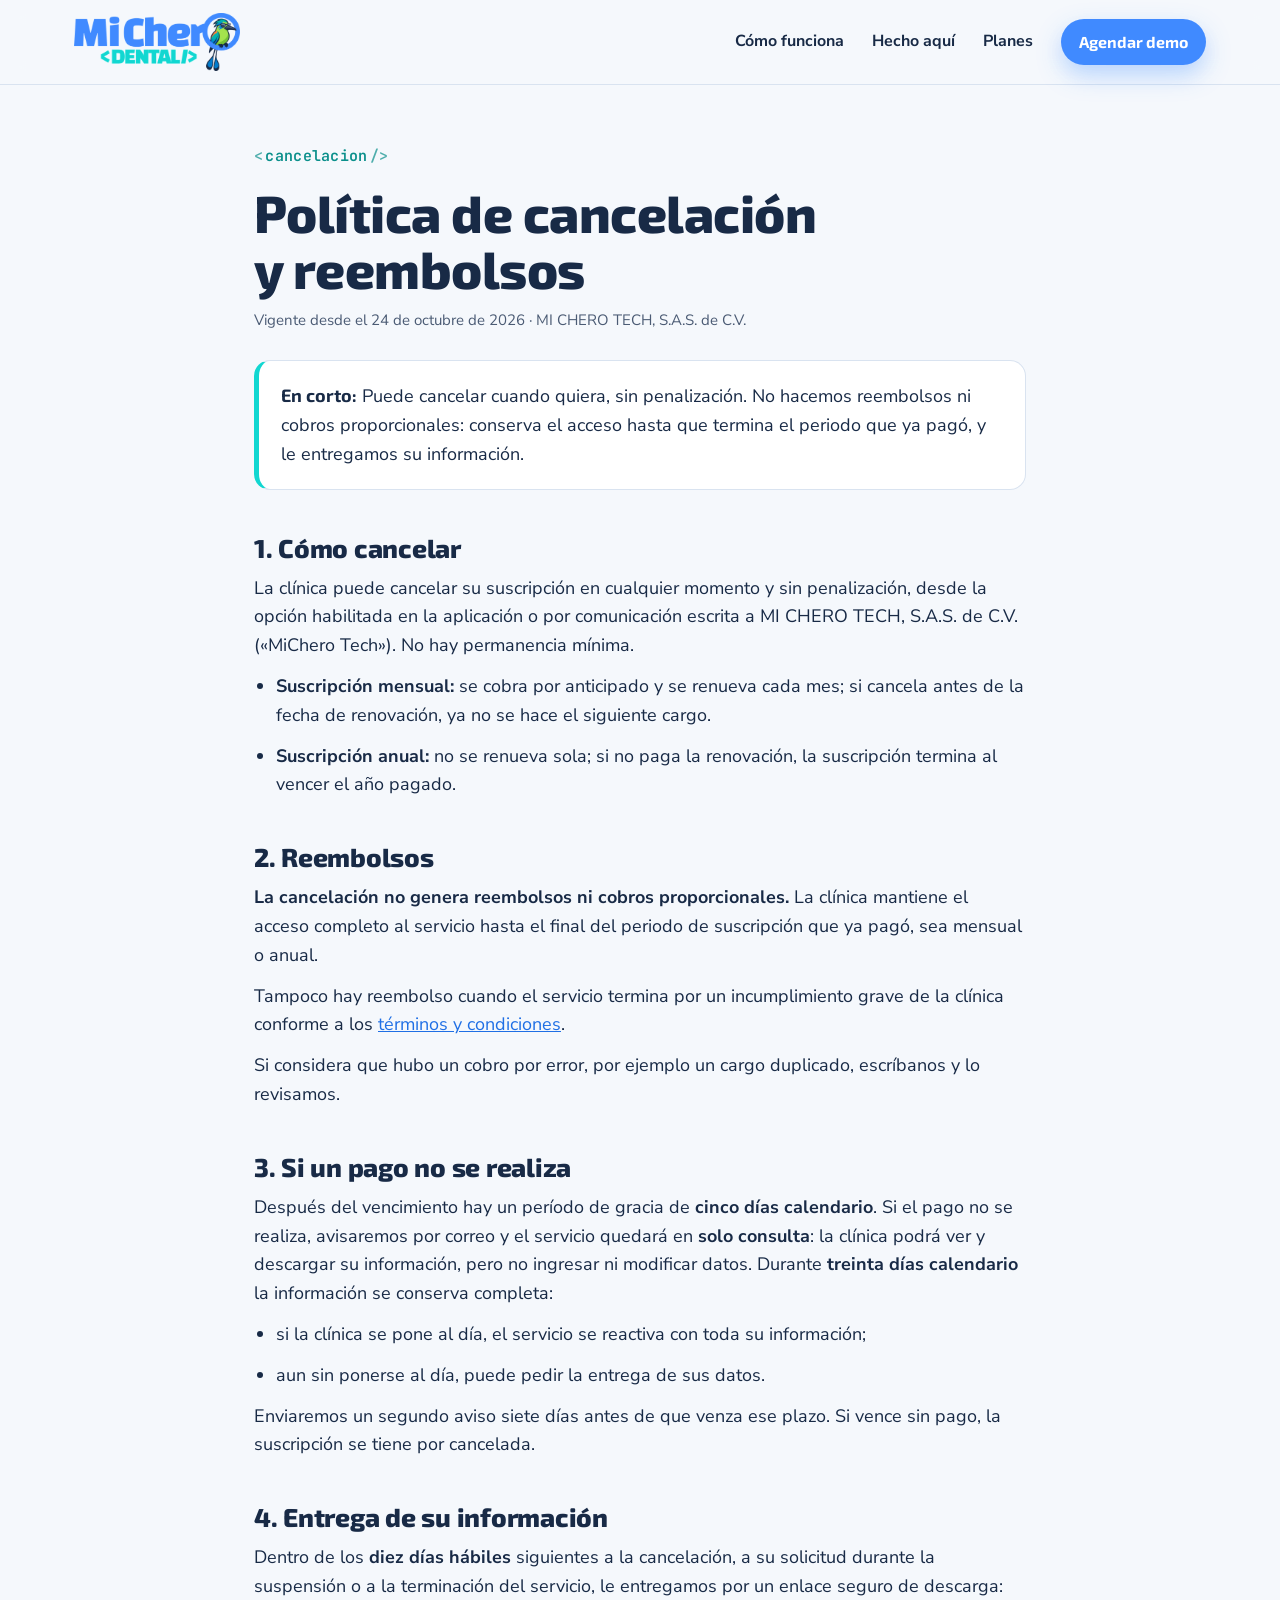
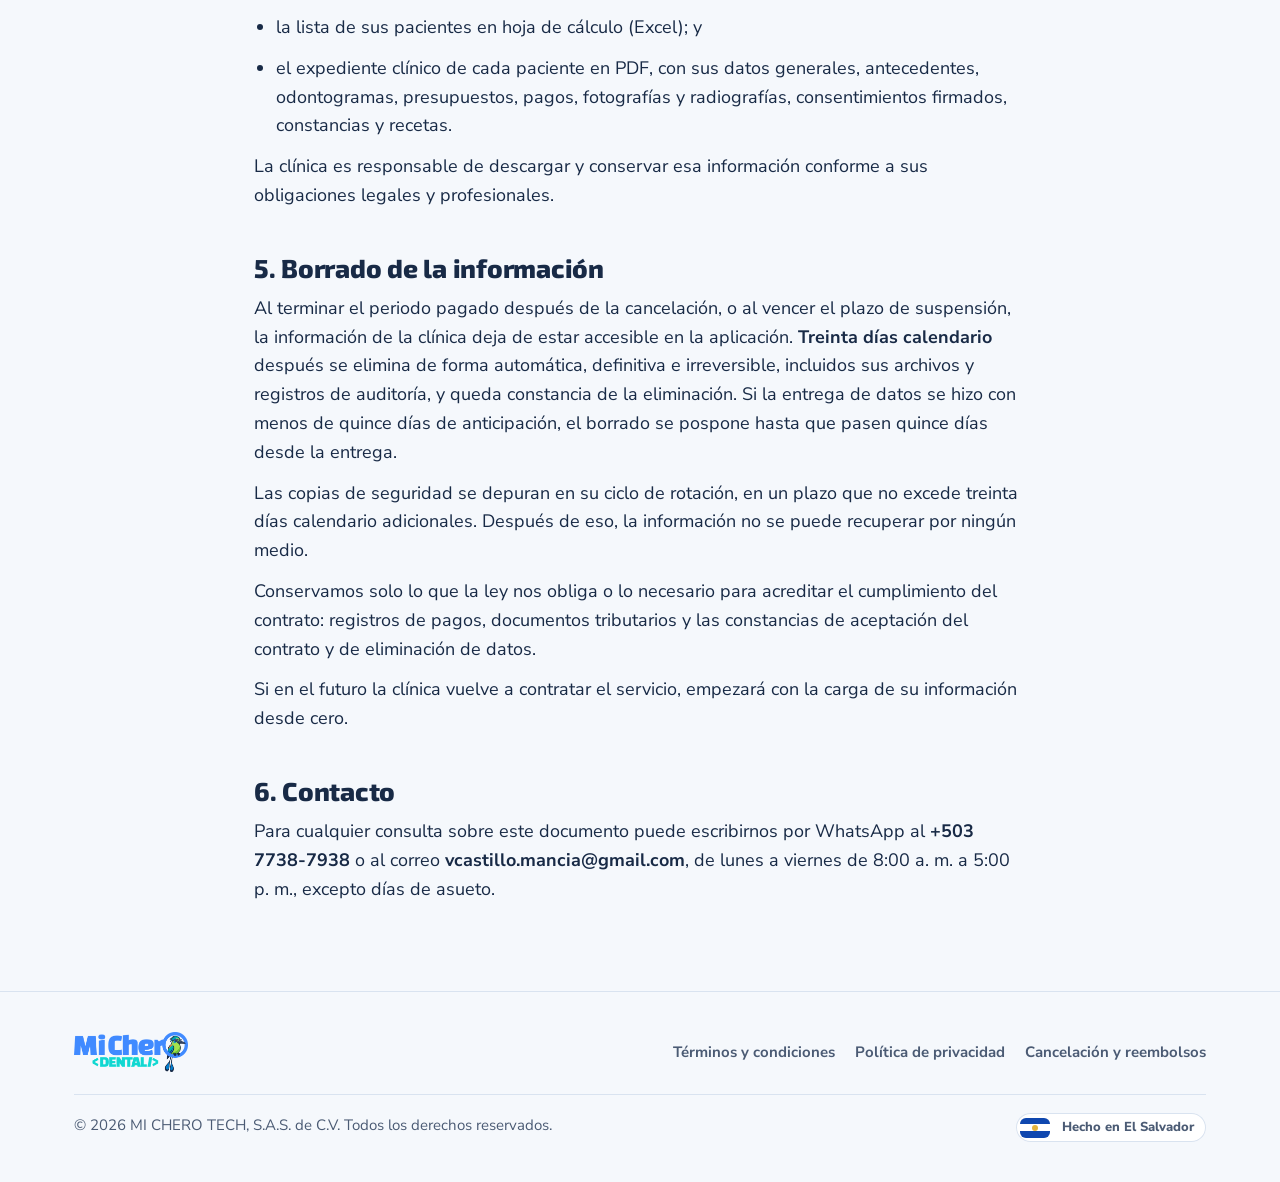
<file: cancelacion.html>
<!DOCTYPE html>
<html lang="es-SV">
<head>
<meta charset="utf-8">
<meta name="viewport" content="width=device-width, initial-scale=1">
<meta name="robots" content="noindex, nofollow">
<title>Cancelación y reembolsos — MiChero Dental</title>
<meta name="description" content="Cancelación y reembolsos de MiChero Dental, sistema para clínicas dentales hecho en El Salvador por MI CHERO TECH, S.A.S. de C.V.">
<link rel="icon" href="img/logos/favicon.png">
<link rel="preconnect" href="https://fonts.googleapis.com">
<link rel="preconnect" href="https://fonts.gstatic.com" crossorigin>
<link href="https://fonts.googleapis.com/css2?family=Exo+2:wght@600;700;800&family=JetBrains+Mono:wght@500;700&family=Nunito+Sans:opsz,wght@6..12,400;6..12,600;6..12,700;6..12,800&display=swap" rel="stylesheet">
<link rel="stylesheet" href="styles.css">
</head>
<body>

<header class="cabecera">
  <div class="envoltura">
    <a class="logo" href="./" aria-label="MiChero Dental, inicio"><img src="img/logos/mi-chero-dental.png" alt="MiChero Dental"></a>
    <nav class="menu" aria-label="Principal">
      <a href="./#recorrido">Cómo funciona</a>
      <a href="./#el-salvador">Hecho aquí</a>
      <a href="./#planes">Planes</a>
      <a class="boton" href="https://wa.me/50377387938?text=Hola%2C%20quiero%20agendar%20una%20demo%20de%20MiChero%20Dental" target="_blank" rel="noopener">Agendar demo</a>
    </nav>
  </div>
</header>

<main class="legal-pagina">
  <div class="envoltura">
    <span class="codigo">cancelacion</span>
    <h1>Política de cancelación y reembolsos</h1>
    <p class="vigente">Vigente desde el 24 de octubre de 2026 · MI CHERO TECH, S.A.S. de C.V.</p>
    <div class="resumen"><b>En corto:</b> Puede cancelar cuando quiera, sin penalización. No hacemos reembolsos ni cobros proporcionales: conserva el acceso hasta que termina el periodo que ya pagó, y le entregamos su información.</div>

    <h2>1. Cómo cancelar</h2>
    <p>La clínica puede cancelar su suscripción en cualquier momento y sin penalización, desde la opción habilitada en la aplicación o por comunicación escrita a MI CHERO TECH, S.A.S. de C.V. («MiChero Tech»). No hay permanencia mínima.</p>
    <ul>
      <li><b>Suscripción mensual:</b> se cobra por anticipado y se renueva cada mes; si cancela antes de la fecha de renovación, ya no se hace el siguiente cargo.</li>
      <li><b>Suscripción anual:</b> no se renueva sola; si no paga la renovación, la suscripción termina al vencer el año pagado.</li>
    </ul>

    <h2>2. Reembolsos</h2>
    <p><b>La cancelación no genera reembolsos ni cobros proporcionales.</b> La clínica mantiene el acceso completo al servicio hasta el final del periodo de suscripción que ya pagó, sea mensual o anual.</p>
    <p>Tampoco hay reembolso cuando el servicio termina por un incumplimiento grave de la clínica conforme a los <a href="terminos.html">términos y condiciones</a>.</p>
    <p>Si considera que hubo un cobro por error, por ejemplo un cargo duplicado, escríbanos y lo revisamos.</p>

    <h2>3. Si un pago no se realiza</h2>
    <p>Después del vencimiento hay un período de gracia de <b>cinco días calendario</b>. Si el pago no se realiza, avisaremos por correo y el servicio quedará en <b>solo consulta</b>: la clínica podrá ver y descargar su información, pero no ingresar ni modificar datos. Durante <b>treinta días calendario</b> la información se conserva completa:</p>
    <ul>
      <li>si la clínica se pone al día, el servicio se reactiva con toda su información;</li>
      <li>aun sin ponerse al día, puede pedir la entrega de sus datos.</li>
    </ul>
    <p>Enviaremos un segundo aviso siete días antes de que venza ese plazo. Si vence sin pago, la suscripción se tiene por cancelada.</p>

    <h2>4. Entrega de su información</h2>
    <p>Dentro de los <b>diez días hábiles</b> siguientes a la cancelación, a su solicitud durante la suspensión o a la terminación del servicio, le entregamos por un enlace seguro de descarga:</p>
    <ul>
      <li>la lista de sus pacientes en hoja de cálculo (Excel); y</li>
      <li>el expediente clínico de cada paciente en PDF, con sus datos generales, antecedentes, odontogramas, presupuestos, pagos, fotografías y radiografías, consentimientos firmados, constancias y recetas.</li>
    </ul>
    <p>La clínica es responsable de descargar y conservar esa información conforme a sus obligaciones legales y profesionales.</p>

    <h2>5. Borrado de la información</h2>
    <p>Al terminar el periodo pagado después de la cancelación, o al vencer el plazo de suspensión, la información de la clínica deja de estar accesible en la aplicación. <b>Treinta días calendario</b> después se elimina de forma automática, definitiva e irreversible, incluidos sus archivos y registros de auditoría, y queda constancia de la eliminación. Si la entrega de datos se hizo con menos de quince días de anticipación, el borrado se pospone hasta que pasen quince días desde la entrega.</p>
    <p>Las copias de seguridad se depuran en su ciclo de rotación, en un plazo que no excede treinta días calendario adicionales. Después de eso, la información no se puede recuperar por ningún medio.</p>
    <p>Conservamos solo lo que la ley nos obliga o lo necesario para acreditar el cumplimiento del contrato: registros de pagos, documentos tributarios y las constancias de aceptación del contrato y de eliminación de datos.</p>
    <p>Si en el futuro la clínica vuelve a contratar el servicio, empezará con la carga de su información desde cero.</p>

    <h2>6. Contacto</h2>
    <p>Para cualquier consulta sobre este documento puede escribirnos por WhatsApp al <b>+503 7738-7938</b> o al correo <b>vcastillo.mancia@gmail.com</b>, de lunes a viernes de 8:00 a. m. a 5:00 p. m., excepto días de asueto.</p>
  </div>
</main>

<footer class="pie">
  <div class="envoltura">
    <img src="img/logos/mi-chero-dental.png" alt="MiChero Dental">
    <nav aria-label="Legal">
      <a href="terminos.html">Términos y condiciones</a>
      <a href="privacidad.html">Política de privacidad</a>
      <a href="cancelacion.html" aria-current="page">Cancelación y reembolsos</a>
    </nav>
    <div class="legal">
      <span>© 2026 MI CHERO TECH, S.A.S. de C.V. Todos los derechos reservados.</span>
      <span class="hecho-aqui" style="padding:4px 12px 4px 4px;font-size:13px"><span class="bandera" aria-hidden="true" style="width:30px;height:20px"><i></i><i></i><i></i></span>Hecho en El Salvador</span>
    </div>
  </div>
</footer>
</body>
</html>
</file>
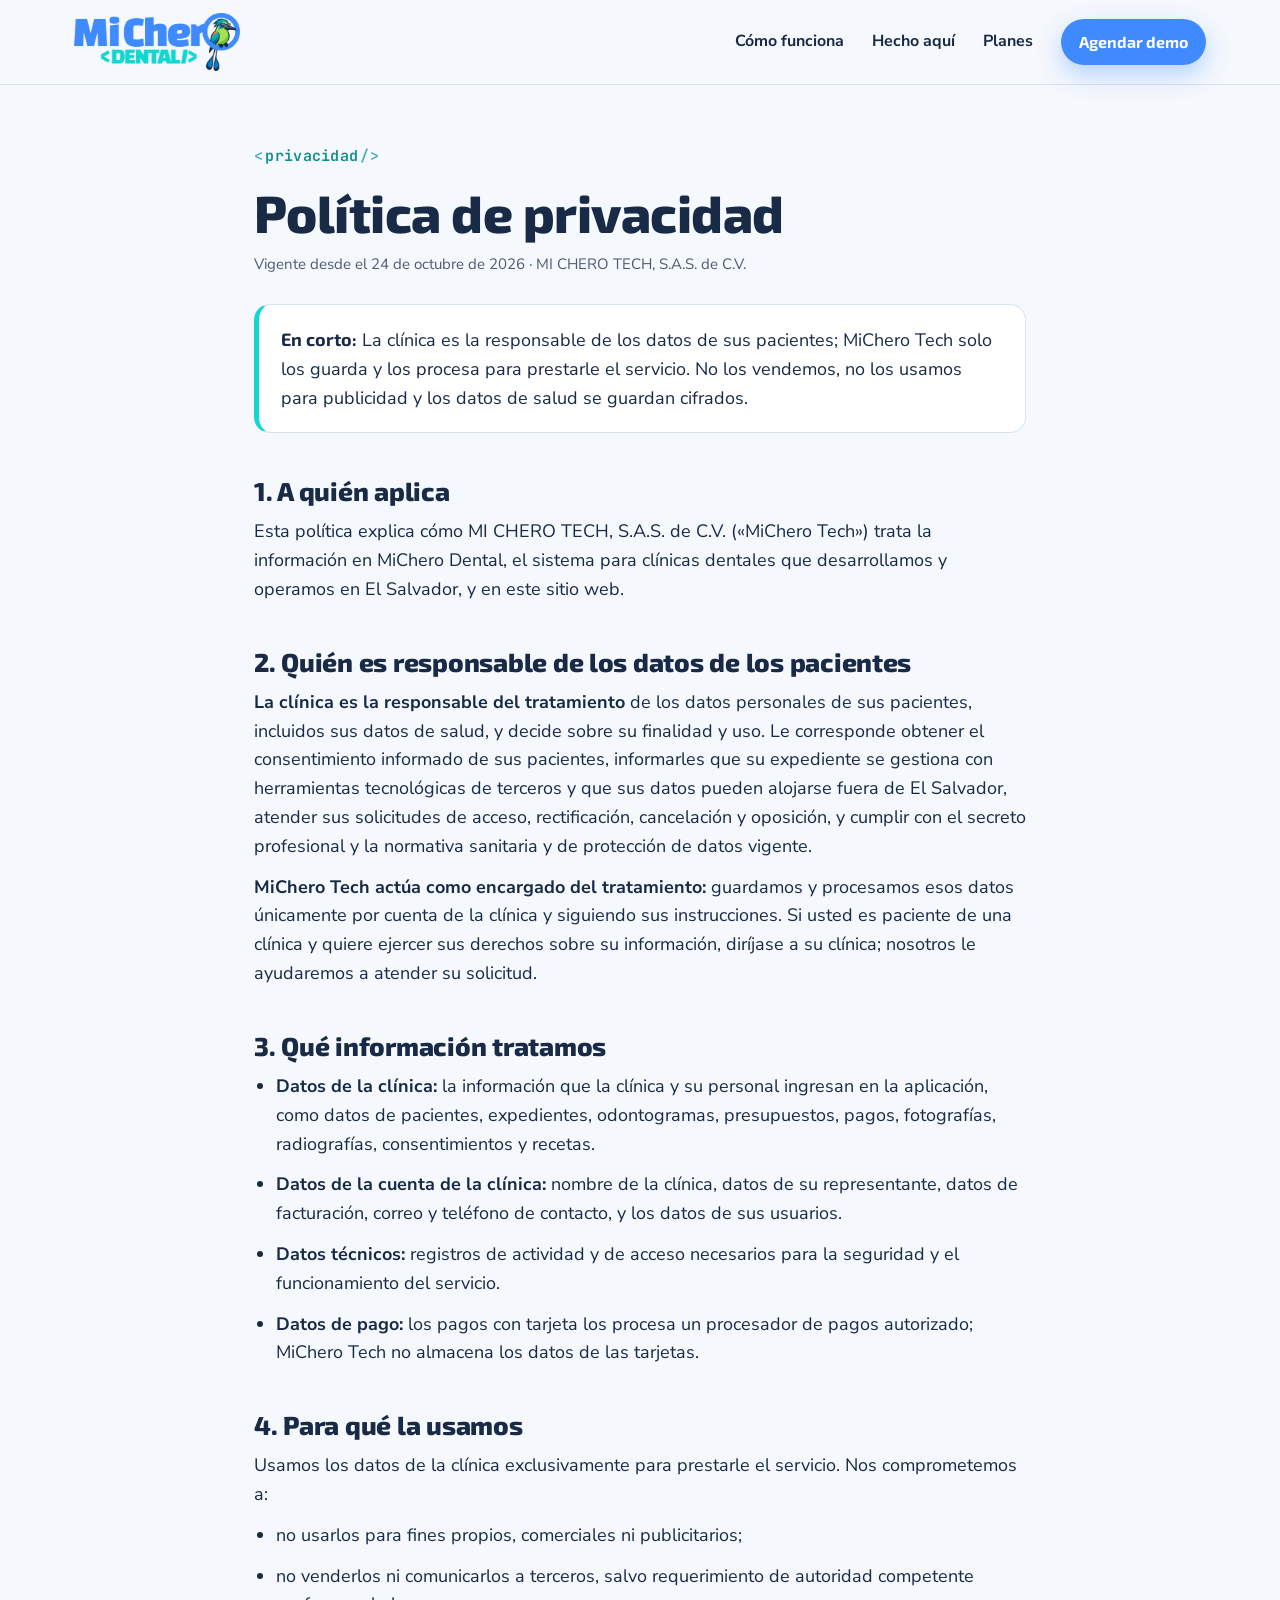
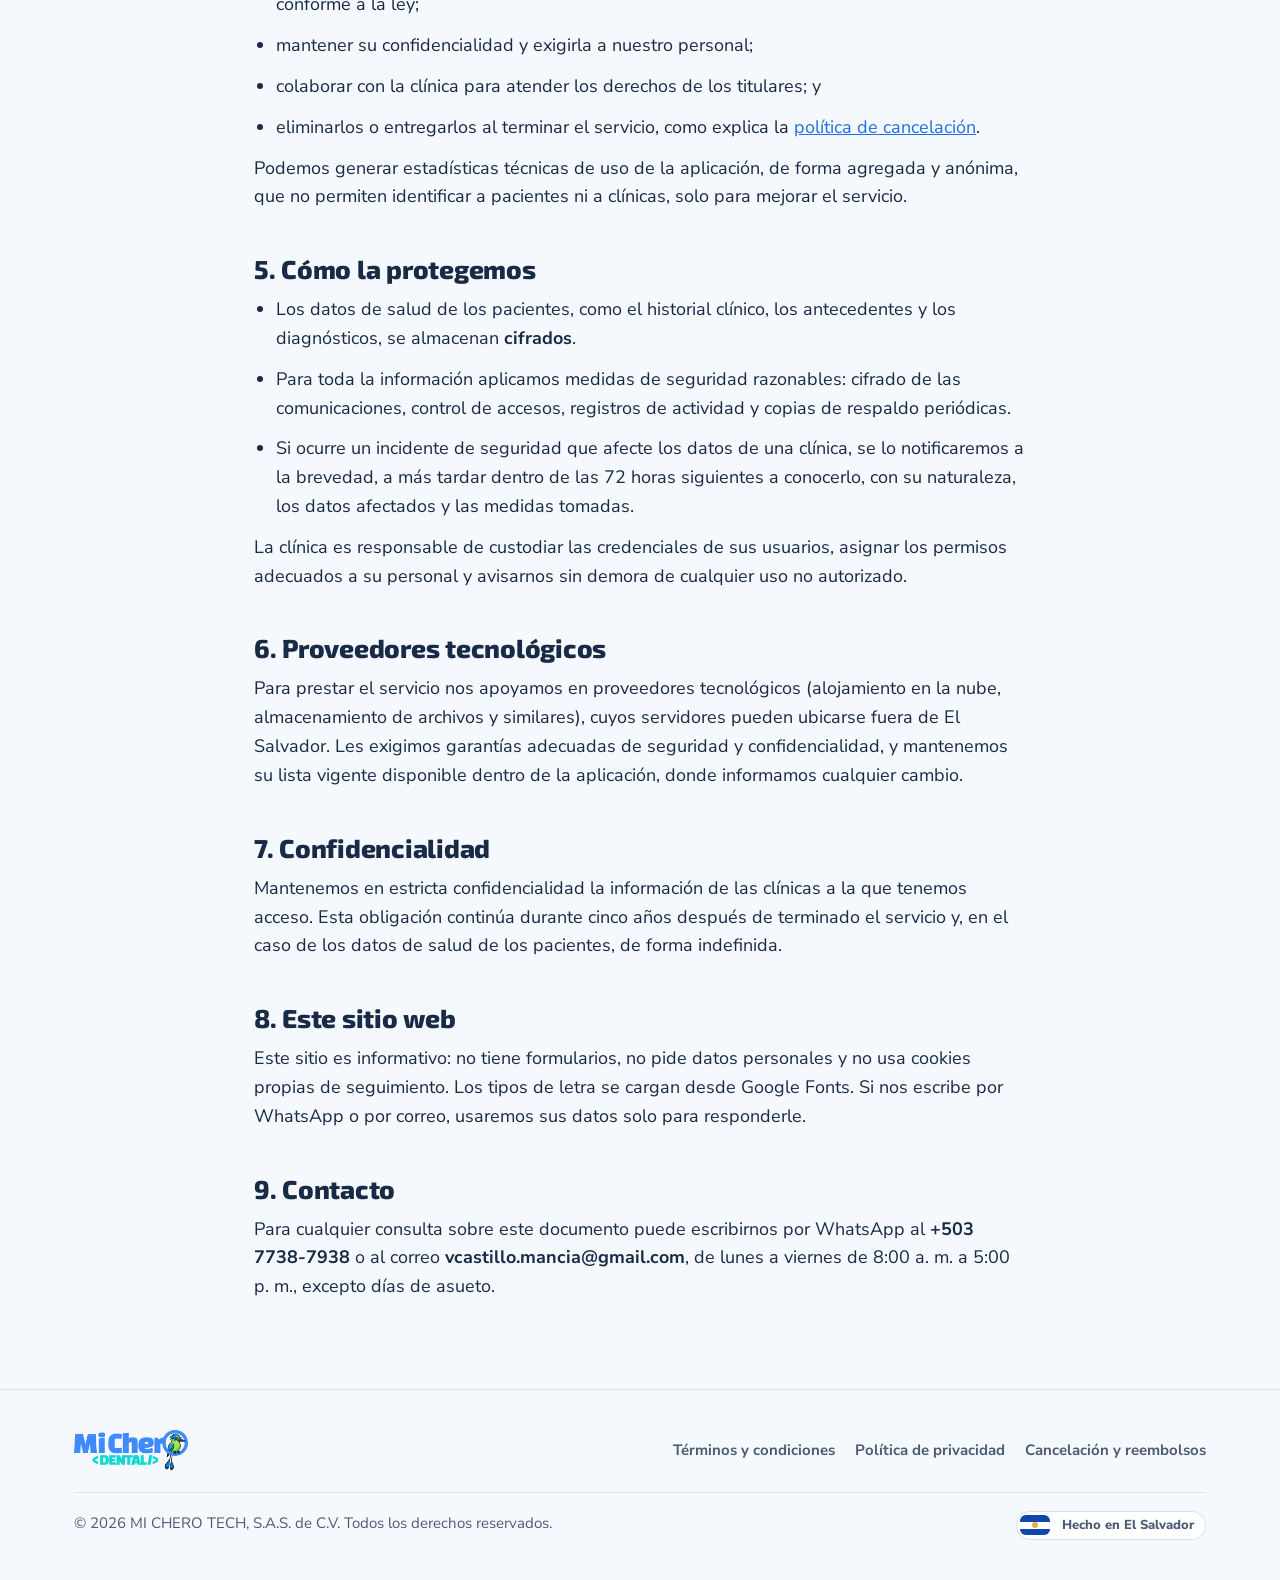
<file: privacidad.html>
<!DOCTYPE html>
<html lang="es-SV">
<head>
<meta charset="utf-8">
<meta name="viewport" content="width=device-width, initial-scale=1">
<meta name="robots" content="noindex, nofollow">
<title>Política de privacidad — MiChero Dental</title>
<meta name="description" content="Política de privacidad de MiChero Dental, sistema para clínicas dentales hecho en El Salvador por MI CHERO TECH, S.A.S. de C.V.">
<link rel="icon" href="img/logos/favicon.png">
<link rel="preconnect" href="https://fonts.googleapis.com">
<link rel="preconnect" href="https://fonts.gstatic.com" crossorigin>
<link href="https://fonts.googleapis.com/css2?family=Exo+2:wght@600;700;800&family=JetBrains+Mono:wght@500;700&family=Nunito+Sans:opsz,wght@6..12,400;6..12,600;6..12,700;6..12,800&display=swap" rel="stylesheet">
<link rel="stylesheet" href="styles.css">
</head>
<body>

<header class="cabecera">
  <div class="envoltura">
    <a class="logo" href="./" aria-label="MiChero Dental, inicio"><img src="img/logos/mi-chero-dental.png" alt="MiChero Dental"></a>
    <nav class="menu" aria-label="Principal">
      <a href="./#recorrido">Cómo funciona</a>
      <a href="./#el-salvador">Hecho aquí</a>
      <a href="./#planes">Planes</a>
      <a class="boton" href="https://wa.me/50377387938?text=Hola%2C%20quiero%20agendar%20una%20demo%20de%20MiChero%20Dental" target="_blank" rel="noopener">Agendar demo</a>
    </nav>
  </div>
</header>

<main class="legal-pagina">
  <div class="envoltura">
    <span class="codigo">privacidad</span>
    <h1>Política de privacidad</h1>
    <p class="vigente">Vigente desde el 24 de octubre de 2026 · MI CHERO TECH, S.A.S. de C.V.</p>
    <div class="resumen"><b>En corto:</b> La clínica es la responsable de los datos de sus pacientes; MiChero Tech solo los guarda y los procesa para prestarle el servicio. No los vendemos, no los usamos para publicidad y los datos de salud se guardan cifrados.</div>

    <h2>1. A quién aplica</h2>
    <p>Esta política explica cómo MI CHERO TECH, S.A.S. de C.V. («MiChero Tech») trata la información en MiChero Dental, el sistema para clínicas dentales que desarrollamos y operamos en El Salvador, y en este sitio web.</p>

    <h2>2. Quién es responsable de los datos de los pacientes</h2>
    <p><b>La clínica es la responsable del tratamiento</b> de los datos personales de sus pacientes, incluidos sus datos de salud, y decide sobre su finalidad y uso. Le corresponde obtener el consentimiento informado de sus pacientes, informarles que su expediente se gestiona con herramientas tecnológicas de terceros y que sus datos pueden alojarse fuera de El Salvador, atender sus solicitudes de acceso, rectificación, cancelación y oposición, y cumplir con el secreto profesional y la normativa sanitaria y de protección de datos vigente.</p>
    <p><b>MiChero Tech actúa como encargado del tratamiento:</b> guardamos y procesamos esos datos únicamente por cuenta de la clínica y siguiendo sus instrucciones. Si usted es paciente de una clínica y quiere ejercer sus derechos sobre su información, diríjase a su clínica; nosotros le ayudaremos a atender su solicitud.</p>

    <h2>3. Qué información tratamos</h2>
    <ul>
      <li><b>Datos de la clínica:</b> la información que la clínica y su personal ingresan en la aplicación, como datos de pacientes, expedientes, odontogramas, presupuestos, pagos, fotografías, radiografías, consentimientos y recetas.</li>
      <li><b>Datos de la cuenta de la clínica:</b> nombre de la clínica, datos de su representante, datos de facturación, correo y teléfono de contacto, y los datos de sus usuarios.</li>
      <li><b>Datos técnicos:</b> registros de actividad y de acceso necesarios para la seguridad y el funcionamiento del servicio.</li>
      <li><b>Datos de pago:</b> los pagos con tarjeta los procesa un procesador de pagos autorizado; MiChero Tech no almacena los datos de las tarjetas.</li>
    </ul>

    <h2>4. Para qué la usamos</h2>
    <p>Usamos los datos de la clínica exclusivamente para prestarle el servicio. Nos comprometemos a:</p>
    <ul>
      <li>no usarlos para fines propios, comerciales ni publicitarios;</li>
      <li>no venderlos ni comunicarlos a terceros, salvo requerimiento de autoridad competente conforme a la ley;</li>
      <li>mantener su confidencialidad y exigirla a nuestro personal;</li>
      <li>colaborar con la clínica para atender los derechos de los titulares; y</li>
      <li>eliminarlos o entregarlos al terminar el servicio, como explica la <a href="cancelacion.html">política de cancelación</a>.</li>
    </ul>
    <p>Podemos generar estadísticas técnicas de uso de la aplicación, de forma agregada y anónima, que no permiten identificar a pacientes ni a clínicas, solo para mejorar el servicio.</p>

    <h2>5. Cómo la protegemos</h2>
    <ul>
      <li>Los datos de salud de los pacientes, como el historial clínico, los antecedentes y los diagnósticos, se almacenan <b>cifrados</b>.</li>
      <li>Para toda la información aplicamos medidas de seguridad razonables: cifrado de las comunicaciones, control de accesos, registros de actividad y copias de respaldo periódicas.</li>
      <li>Si ocurre un incidente de seguridad que afecte los datos de una clínica, se lo notificaremos a la brevedad, a más tardar dentro de las 72 horas siguientes a conocerlo, con su naturaleza, los datos afectados y las medidas tomadas.</li>
    </ul>
    <p>La clínica es responsable de custodiar las credenciales de sus usuarios, asignar los permisos adecuados a su personal y avisarnos sin demora de cualquier uso no autorizado.</p>

    <h2>6. Proveedores tecnológicos</h2>
    <p>Para prestar el servicio nos apoyamos en proveedores tecnológicos (alojamiento en la nube, almacenamiento de archivos y similares), cuyos servidores pueden ubicarse fuera de El Salvador. Les exigimos garantías adecuadas de seguridad y confidencialidad, y mantenemos su lista vigente disponible dentro de la aplicación, donde informamos cualquier cambio.</p>

    <h2>7. Confidencialidad</h2>
    <p>Mantenemos en estricta confidencialidad la información de las clínicas a la que tenemos acceso. Esta obligación continúa durante cinco años después de terminado el servicio y, en el caso de los datos de salud de los pacientes, de forma indefinida.</p>

    <h2>8. Este sitio web</h2>
    <p>Este sitio es informativo: no tiene formularios, no pide datos personales y no usa cookies propias de seguimiento. Los tipos de letra se cargan desde Google Fonts. Si nos escribe por WhatsApp o por correo, usaremos sus datos solo para responderle.</p>

    <h2>9. Contacto</h2>
    <p>Para cualquier consulta sobre este documento puede escribirnos por WhatsApp al <b>+503 7738-7938</b> o al correo <b>vcastillo.mancia@gmail.com</b>, de lunes a viernes de 8:00 a. m. a 5:00 p. m., excepto días de asueto.</p>
  </div>
</main>

<footer class="pie">
  <div class="envoltura">
    <img src="img/logos/mi-chero-dental.png" alt="MiChero Dental">
    <nav aria-label="Legal">
      <a href="terminos.html">Términos y condiciones</a>
      <a href="privacidad.html" aria-current="page">Política de privacidad</a>
      <a href="cancelacion.html">Cancelación y reembolsos</a>
    </nav>
    <div class="legal">
      <span>© 2026 MI CHERO TECH, S.A.S. de C.V. Todos los derechos reservados.</span>
      <span class="hecho-aqui" style="padding:4px 12px 4px 4px;font-size:13px"><span class="bandera" aria-hidden="true" style="width:30px;height:20px"><i></i><i></i><i></i></span>Hecho en El Salvador</span>
    </div>
  </div>
</footer>
</body>
</html>
</file>
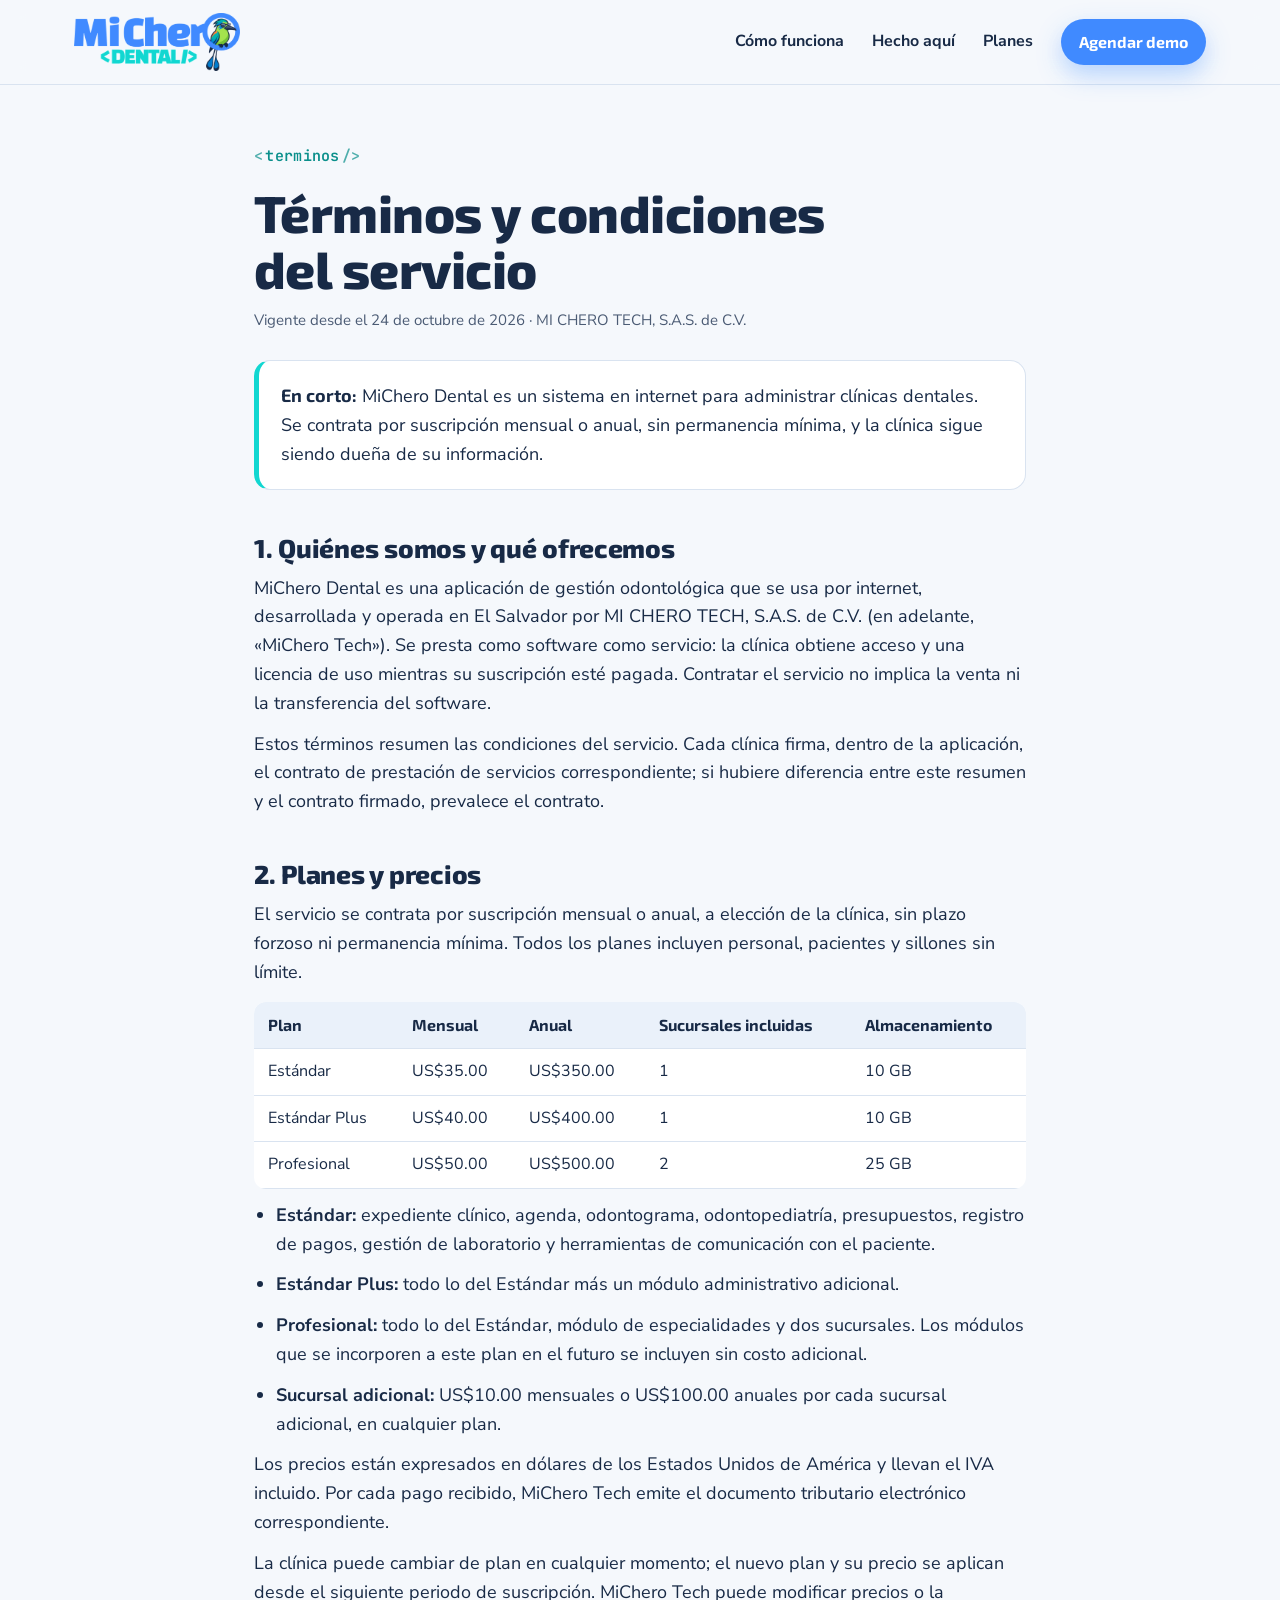
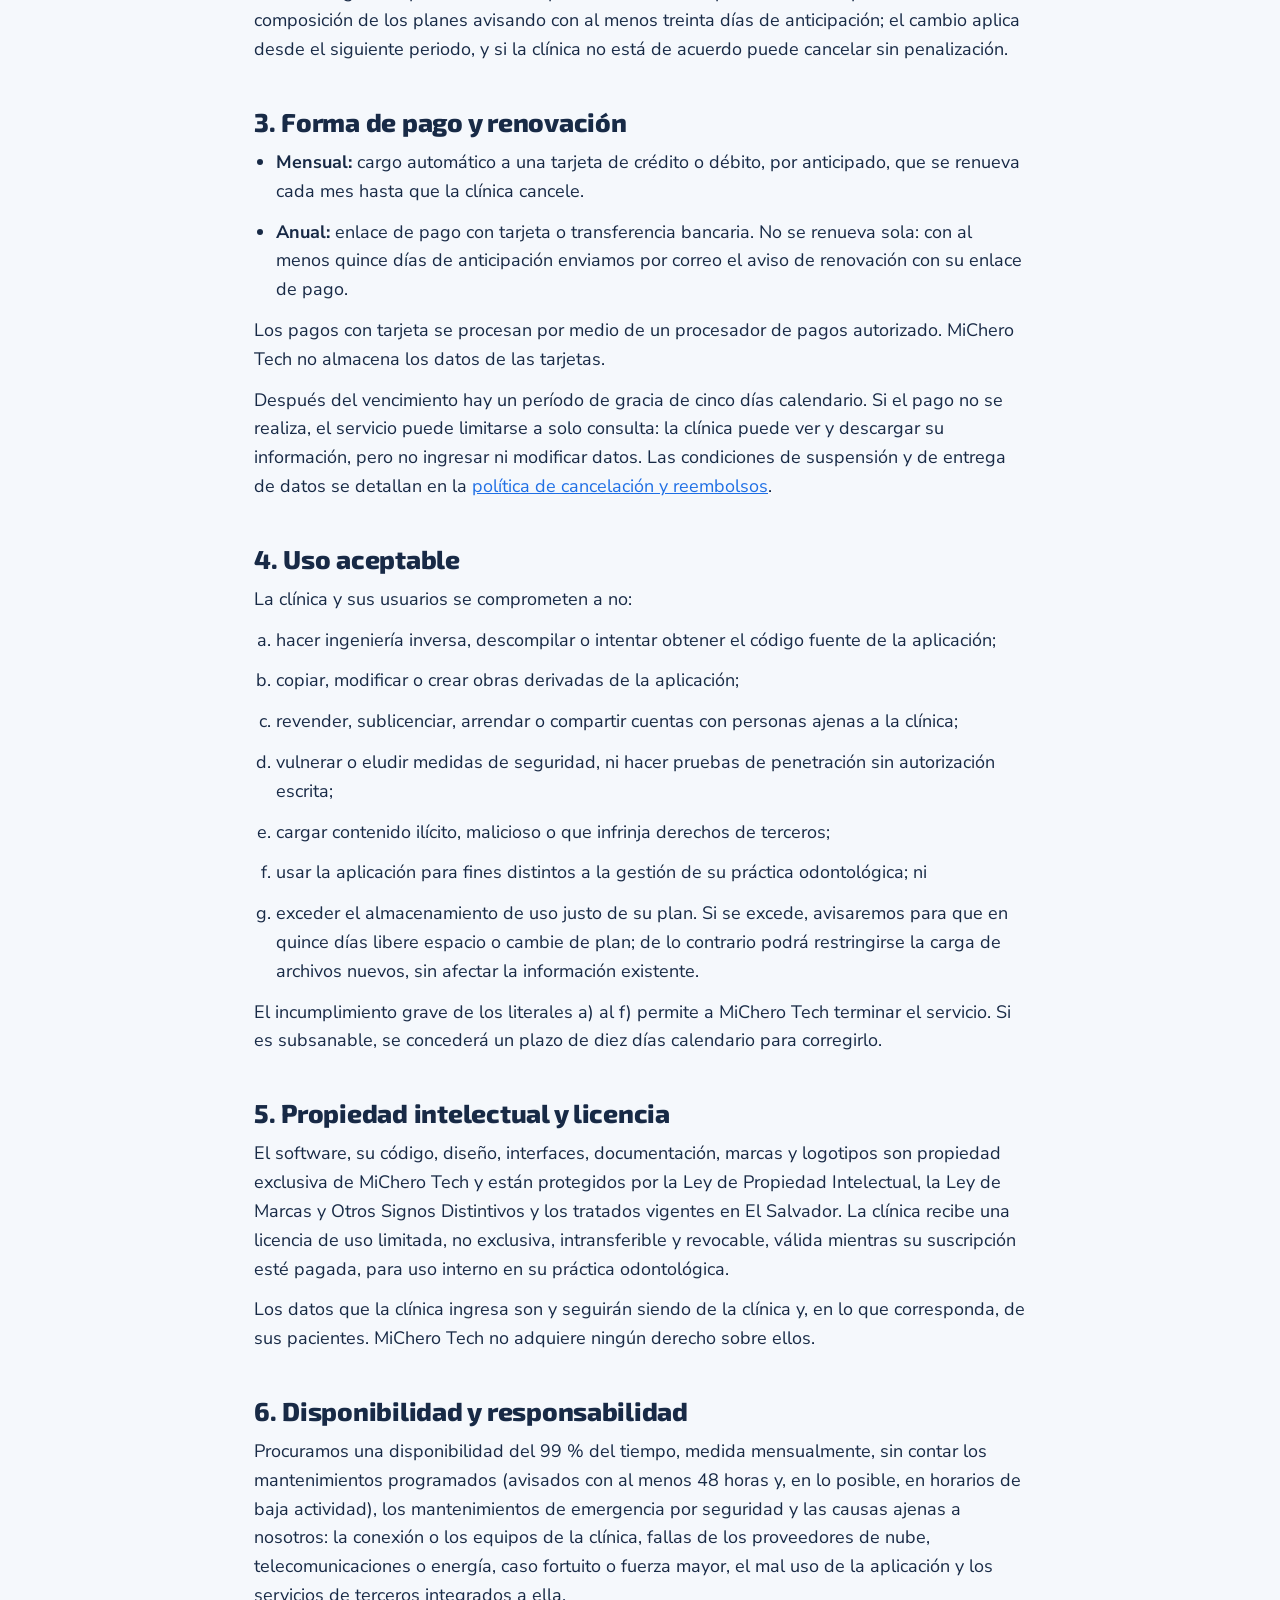
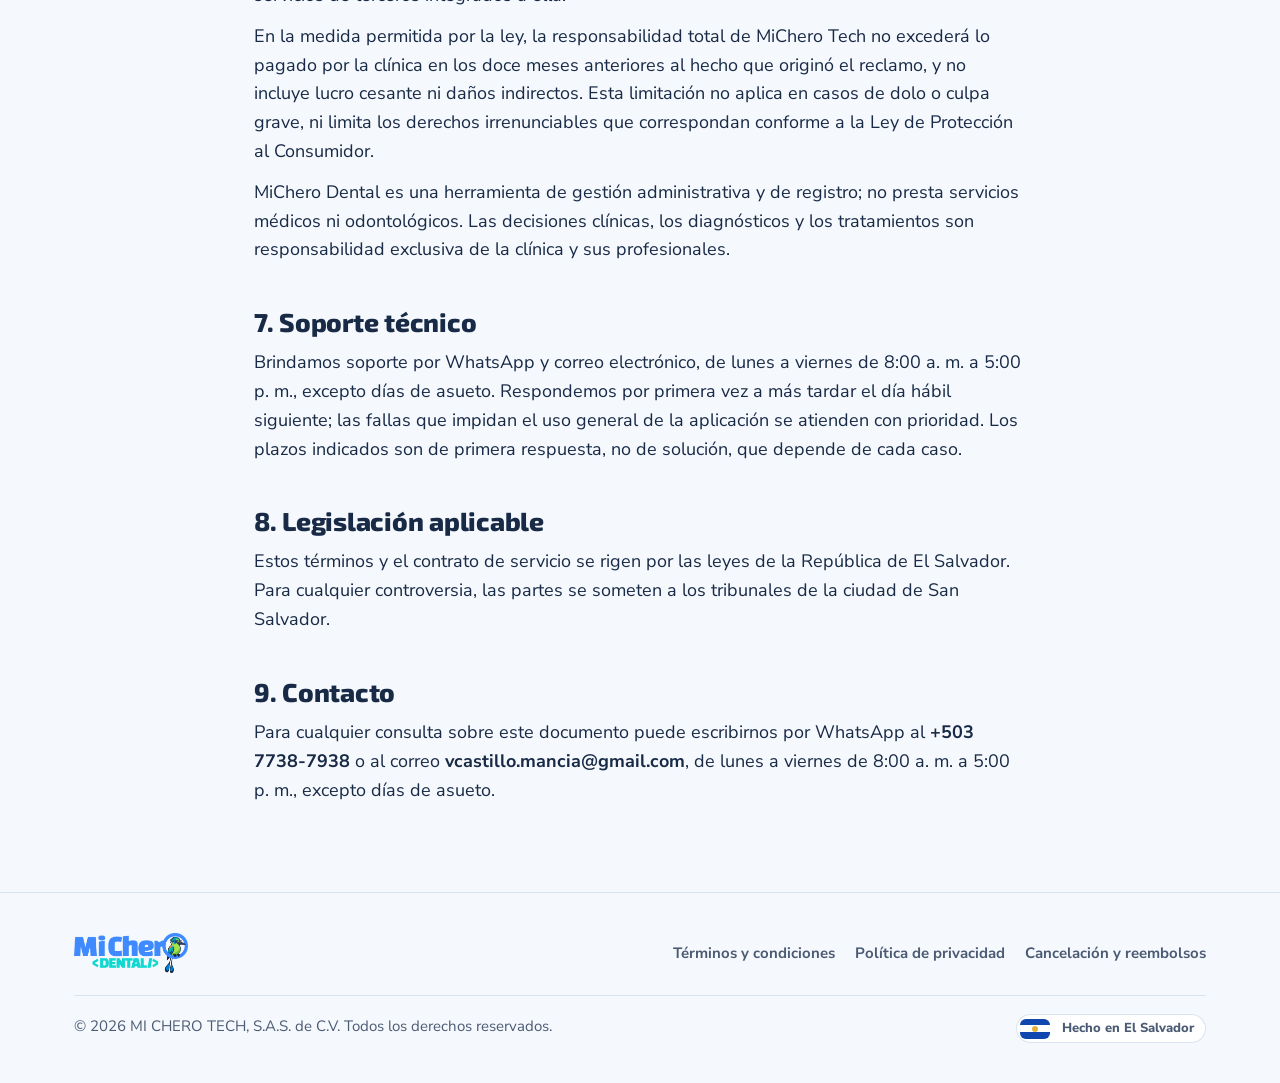
<file: terminos.html>
<!DOCTYPE html>
<html lang="es-SV">
<head>
<meta charset="utf-8">
<meta name="viewport" content="width=device-width, initial-scale=1">
<meta name="robots" content="noindex, nofollow">
<title>Términos y condiciones — MiChero Dental</title>
<meta name="description" content="Términos y condiciones de MiChero Dental, sistema para clínicas dentales hecho en El Salvador por MI CHERO TECH, S.A.S. de C.V.">
<link rel="icon" href="img/logos/favicon.png">
<link rel="preconnect" href="https://fonts.googleapis.com">
<link rel="preconnect" href="https://fonts.gstatic.com" crossorigin>
<link href="https://fonts.googleapis.com/css2?family=Exo+2:wght@600;700;800&family=JetBrains+Mono:wght@500;700&family=Nunito+Sans:opsz,wght@6..12,400;6..12,600;6..12,700;6..12,800&display=swap" rel="stylesheet">
<link rel="stylesheet" href="styles.css">
</head>
<body>

<header class="cabecera">
  <div class="envoltura">
    <a class="logo" href="./" aria-label="MiChero Dental, inicio"><img src="img/logos/mi-chero-dental.png" alt="MiChero Dental"></a>
    <nav class="menu" aria-label="Principal">
      <a href="./#recorrido">Cómo funciona</a>
      <a href="./#el-salvador">Hecho aquí</a>
      <a href="./#planes">Planes</a>
      <a class="boton" href="https://wa.me/50377387938?text=Hola%2C%20quiero%20agendar%20una%20demo%20de%20MiChero%20Dental" target="_blank" rel="noopener">Agendar demo</a>
    </nav>
  </div>
</header>

<main class="legal-pagina">
  <div class="envoltura">
    <span class="codigo">terminos</span>
    <h1>Términos y condiciones del servicio</h1>
    <p class="vigente">Vigente desde el 24 de octubre de 2026 · MI CHERO TECH, S.A.S. de C.V.</p>
    <div class="resumen"><b>En corto:</b> MiChero Dental es un sistema en internet para administrar clínicas dentales. Se contrata por suscripción mensual o anual, sin permanencia mínima, y la clínica sigue siendo dueña de su información.</div>

    <h2>1. Quiénes somos y qué ofrecemos</h2>
    <p>MiChero Dental es una aplicación de gestión odontológica que se usa por internet, desarrollada y operada en El Salvador por MI CHERO TECH, S.A.S. de C.V. (en adelante, «MiChero Tech»). Se presta como software como servicio: la clínica obtiene acceso y una licencia de uso mientras su suscripción esté pagada. Contratar el servicio no implica la venta ni la transferencia del software.</p>
    <p>Estos términos resumen las condiciones del servicio. Cada clínica firma, dentro de la aplicación, el contrato de prestación de servicios correspondiente; si hubiere diferencia entre este resumen y el contrato firmado, prevalece el contrato.</p>

    <h2>2. Planes y precios</h2>
    <p>El servicio se contrata por suscripción mensual o anual, a elección de la clínica, sin plazo forzoso ni permanencia mínima. Todos los planes incluyen personal, pacientes y sillones sin límite.</p>
    <div class="tabla"><table>
      <thead><tr><th>Plan</th><th>Mensual</th><th>Anual</th><th>Sucursales incluidas</th><th>Almacenamiento</th></tr></thead>
      <tbody>
        <tr><td>Estándar</td><td>US$35.00</td><td>US$350.00</td><td>1</td><td>10 GB</td></tr>
        <tr><td>Estándar Plus</td><td>US$40.00</td><td>US$400.00</td><td>1</td><td>10 GB</td></tr>
        <tr><td>Profesional</td><td>US$50.00</td><td>US$500.00</td><td>2</td><td>25 GB</td></tr>
      </tbody>
    </table></div>
    <ul>
      <li><b>Estándar:</b> expediente clínico, agenda, odontograma, odontopediatría, presupuestos, registro de pagos, gestión de laboratorio y herramientas de comunicación con el paciente.</li>
      <li><b>Estándar Plus:</b> todo lo del Estándar más un módulo administrativo adicional.</li>
      <li><b>Profesional:</b> todo lo del Estándar, módulo de especialidades y dos sucursales. Los módulos que se incorporen a este plan en el futuro se incluyen sin costo adicional.</li>
      <li><b>Sucursal adicional:</b> US$10.00 mensuales o US$100.00 anuales por cada sucursal adicional, en cualquier plan.</li>
    </ul>
    <p>Los precios están expresados en dólares de los Estados Unidos de América y llevan el IVA incluido. Por cada pago recibido, MiChero Tech emite el documento tributario electrónico correspondiente.</p>
    <p>La clínica puede cambiar de plan en cualquier momento; el nuevo plan y su precio se aplican desde el siguiente periodo de suscripción. MiChero Tech puede modificar precios o la composición de los planes avisando con al menos treinta días de anticipación; el cambio aplica desde el siguiente periodo, y si la clínica no está de acuerdo puede cancelar sin penalización.</p>

    <h2>3. Forma de pago y renovación</h2>
    <ul>
      <li><b>Mensual:</b> cargo automático a una tarjeta de crédito o débito, por anticipado, que se renueva cada mes hasta que la clínica cancele.</li>
      <li><b>Anual:</b> enlace de pago con tarjeta o transferencia bancaria. No se renueva sola: con al menos quince días de anticipación enviamos por correo el aviso de renovación con su enlace de pago.</li>
    </ul>
    <p>Los pagos con tarjeta se procesan por medio de un procesador de pagos autorizado. MiChero Tech no almacena los datos de las tarjetas.</p>
    <p>Después del vencimiento hay un período de gracia de cinco días calendario. Si el pago no se realiza, el servicio puede limitarse a solo consulta: la clínica puede ver y descargar su información, pero no ingresar ni modificar datos. Las condiciones de suspensión y de entrega de datos se detallan en la <a href="cancelacion.html">política de cancelación y reembolsos</a>.</p>

    <h2>4. Uso aceptable</h2>
    <p>La clínica y sus usuarios se comprometen a no:</p>
    <ol type="a">
      <li>hacer ingeniería inversa, descompilar o intentar obtener el código fuente de la aplicación;</li>
      <li>copiar, modificar o crear obras derivadas de la aplicación;</li>
      <li>revender, sublicenciar, arrendar o compartir cuentas con personas ajenas a la clínica;</li>
      <li>vulnerar o eludir medidas de seguridad, ni hacer pruebas de penetración sin autorización escrita;</li>
      <li>cargar contenido ilícito, malicioso o que infrinja derechos de terceros;</li>
      <li>usar la aplicación para fines distintos a la gestión de su práctica odontológica; ni</li>
      <li>exceder el almacenamiento de uso justo de su plan. Si se excede, avisaremos para que en quince días libere espacio o cambie de plan; de lo contrario podrá restringirse la carga de archivos nuevos, sin afectar la información existente.</li>
    </ol>
    <p>El incumplimiento grave de los literales a) al f) permite a MiChero Tech terminar el servicio. Si es subsanable, se concederá un plazo de diez días calendario para corregirlo.</p>

    <h2>5. Propiedad intelectual y licencia</h2>
    <p>El software, su código, diseño, interfaces, documentación, marcas y logotipos son propiedad exclusiva de MiChero Tech y están protegidos por la Ley de Propiedad Intelectual, la Ley de Marcas y Otros Signos Distintivos y los tratados vigentes en El Salvador. La clínica recibe una licencia de uso limitada, no exclusiva, intransferible y revocable, válida mientras su suscripción esté pagada, para uso interno en su práctica odontológica.</p>
    <p>Los datos que la clínica ingresa son y seguirán siendo de la clínica y, en lo que corresponda, de sus pacientes. MiChero Tech no adquiere ningún derecho sobre ellos.</p>

    <h2>6. Disponibilidad y responsabilidad</h2>
    <p>Procuramos una disponibilidad del 99 % del tiempo, medida mensualmente, sin contar los mantenimientos programados (avisados con al menos 48 horas y, en lo posible, en horarios de baja actividad), los mantenimientos de emergencia por seguridad y las causas ajenas a nosotros: la conexión o los equipos de la clínica, fallas de los proveedores de nube, telecomunicaciones o energía, caso fortuito o fuerza mayor, el mal uso de la aplicación y los servicios de terceros integrados a ella.</p>
    <p>En la medida permitida por la ley, la responsabilidad total de MiChero Tech no excederá lo pagado por la clínica en los doce meses anteriores al hecho que originó el reclamo, y no incluye lucro cesante ni daños indirectos. Esta limitación no aplica en casos de dolo o culpa grave, ni limita los derechos irrenunciables que correspondan conforme a la Ley de Protección al Consumidor.</p>
    <p>MiChero Dental es una herramienta de gestión administrativa y de registro; no presta servicios médicos ni odontológicos. Las decisiones clínicas, los diagnósticos y los tratamientos son responsabilidad exclusiva de la clínica y sus profesionales.</p>

    <h2>7. Soporte técnico</h2>
    <p>Brindamos soporte por WhatsApp y correo electrónico, de lunes a viernes de 8:00 a. m. a 5:00 p. m., excepto días de asueto. Respondemos por primera vez a más tardar el día hábil siguiente; las fallas que impidan el uso general de la aplicación se atienden con prioridad. Los plazos indicados son de primera respuesta, no de solución, que depende de cada caso.</p>

    <h2>8. Legislación aplicable</h2>
    <p>Estos términos y el contrato de servicio se rigen por las leyes de la República de El Salvador. Para cualquier controversia, las partes se someten a los tribunales de la ciudad de San Salvador.</p>

    <h2>9. Contacto</h2>
    <p>Para cualquier consulta sobre este documento puede escribirnos por WhatsApp al <b>+503 7738-7938</b> o al correo <b>vcastillo.mancia@gmail.com</b>, de lunes a viernes de 8:00 a. m. a 5:00 p. m., excepto días de asueto.</p>
  </div>
</main>

<footer class="pie">
  <div class="envoltura">
    <img src="img/logos/mi-chero-dental.png" alt="MiChero Dental">
    <nav aria-label="Legal">
      <a href="terminos.html" aria-current="page">Términos y condiciones</a>
      <a href="privacidad.html">Política de privacidad</a>
      <a href="cancelacion.html">Cancelación y reembolsos</a>
    </nav>
    <div class="legal">
      <span>© 2026 MI CHERO TECH, S.A.S. de C.V. Todos los derechos reservados.</span>
      <span class="hecho-aqui" style="padding:4px 12px 4px 4px;font-size:13px"><span class="bandera" aria-hidden="true" style="width:30px;height:20px"><i></i><i></i><i></i></span>Hecho en El Salvador</span>
    </div>
  </div>
</footer>
</body>
</html>
</file>
<file: styles.css>
/* MiChero Dental — sitio de ventas. Colores del logo final (assets/todas-las-imagenes/logos/paleta). */
:root {
  --azul: #408AFF;          /* Azul Chero: «Mi Chero» y el aro */
  --azul-texto: #1F6FE5;    /* el azul con contraste suficiente para texto sobre claro */
  --turquesa: #11D7D1;      /* <DENTAL/>: solo adornos, no texto sobre blanco */
  --turquesa-texto: #0A8F8B;
  --marino: #182A46;        /* contornos del torogoz y texto */
  --verde: #A4E34D;         /* cuerpo del torogoz */
  --naranja: #F8843A;       /* mancha del ala */
  --flag: #0F47AF;          /* azul de la bandera */

  --fondo: #F5F8FC;
  --fondo-2: #EAF1FA;
  --papel: #FFFFFF;
  --tinta: #182A46;
  --tinta-suave: #4B5B74;
  --linea: #D9E3F0;
  --sombra: 0 18px 50px rgba(24, 42, 70, .10);
  --radio: 22px;

  --f-titulo: "Exo 2", "Segoe UI", system-ui, sans-serif;
  --f-texto: "Nunito Sans", "Segoe UI", system-ui, sans-serif;
  --f-codigo: "JetBrains Mono", ui-monospace, "Cascadia Mono", Consolas, monospace;
  color-scheme: light;
}
@media (prefers-color-scheme: dark) {
  :root {
    --fondo: #0D1626;
    --fondo-2: #13203A;
    --papel: #16243D;
    --tinta: #EAF1FB;
    --tinta-suave: #A9B8CE;
    --linea: #263A5C;
    --azul-texto: #6FA6FF;
    --turquesa-texto: #3FE3DE;
    --sombra: 0 18px 50px rgba(0, 0, 0, .35);
    color-scheme: dark;
  }
}

* { box-sizing: border-box; }
html { scroll-behavior: smooth; }
body {
  margin: 0; background: var(--fondo); color: var(--tinta);
  font-family: var(--f-texto); font-size: 18px; line-height: 1.6;
  -webkit-font-smoothing: antialiased;
}
img { max-width: 100%; display: block; }
a { color: var(--azul-texto); }
a:focus-visible, button:focus-visible { outline: 3px solid var(--turquesa); outline-offset: 3px; border-radius: 8px; }
.envoltura { width: 100%; max-width: 1180px; margin: 0 auto; padding-inline: 24px; }
@media (max-width: 600px) { .envoltura { padding-inline: 16px; } body { font-size: 17px; } }

h1, h2, h3 { font-family: var(--f-titulo); color: var(--tinta); line-height: 1.08; letter-spacing: -.01em; text-wrap: balance; margin: 0; }
h1 { font-size: clamp(40px, 6vw, 72px); font-weight: 800; }
h2 { font-size: clamp(32px, 4.2vw, 52px); font-weight: 800; }
h3 { font-size: 24px; font-weight: 700; }
p { margin: 0; }

/* la etiqueta de código del logo: <DENTAL/> → <agenda/> */
.codigo {
  font-family: var(--f-codigo); font-size: 15px; font-weight: 600; letter-spacing: .02em;
  color: var(--turquesa-texto); display: inline-flex; align-items: center; gap: 2px;
}
.codigo::before { content: "<"; opacity: .7; }
.codigo::after { content: "/>"; opacity: .7; }

.boton {
  display: inline-flex; align-items: center; gap: 10px; text-decoration: none; cursor: pointer;
  font-family: var(--f-titulo); font-weight: 700; font-size: 18px; border: 0;
  padding: 14px 24px; border-radius: 999px; background: var(--azul); color: #fff;
  box-shadow: 0 10px 24px rgba(64, 138, 255, .35); transition: transform .15s ease, box-shadow .15s ease;
}
.boton:hover { transform: translateY(-1px); box-shadow: 0 14px 30px rgba(64, 138, 255, .45); }
.boton.secundario { background: transparent; color: var(--tinta); box-shadow: inset 0 0 0 2px var(--linea); }
.boton svg { width: 20px; height: 20px; flex: none; }

/* ---------- cabecera ---------- */
.cabecera {
  position: sticky; top: 0; z-index: 20; backdrop-filter: blur(12px);
  background: color-mix(in srgb, var(--fondo) 86%, transparent); border-bottom: 1px solid var(--linea);
}
.cabecera .envoltura { display: flex; align-items: center; justify-content: space-between; gap: 20px; height: 84px; }
.cabecera .logo img { height: 58px; width: auto; }
.menu { display: flex; align-items: center; gap: 28px; }
.menu a { color: var(--tinta); text-decoration: none; font-weight: 700; font-size: 16px; }
.menu a:hover { color: var(--azul-texto); }
.menu .boton { padding: 10px 18px; font-size: 16px; color: #fff; }
@media (max-width: 900px) { .menu a:not(.boton) { display: none; } }
@media (max-width: 420px) { .cabecera .logo img { height: 42px; } .menu .boton { padding: 9px 14px; font-size: 15px; } }

/* ---------- bandera: Hecho en El Salvador ---------- */
.hecho-aqui {
  display: inline-flex; align-items: center; gap: 12px; padding: 8px 16px 8px 8px; border-radius: 999px;
  background: var(--papel); box-shadow: inset 0 0 0 1px var(--linea); font-weight: 800; font-size: 15px;
}
.bandera { width: 40px; height: 26px; border-radius: 6px; overflow: hidden; display: grid; grid-template-rows: 1fr 1fr 1fr; flex: none; box-shadow: inset 0 0 0 1px rgba(0,0,0,.08); }
.bandera i:nth-child(odd) { background: var(--flag); }
.bandera i:nth-child(2) { background: #fff; display: grid; place-items: center; }
.bandera i:nth-child(2)::after { content: ""; width: 6px; height: 6px; border-radius: 50%; background: #E2B33C; }

/* ---------- portada ---------- */
.portada { padding-block: 72px 56px; position: relative; overflow: hidden; }
.portada .envoltura { display: grid; grid-template-columns: 1.08fr .92fr; gap: 48px; align-items: center; }
.portada h1 { margin-top: 22px; }
.portada h1 em { font-style: normal; color: var(--azul); }
.portada .bajada { margin-top: 22px; font-size: 21px; color: var(--tinta-suave); max-width: 56ch; }
.portada .acciones { display: flex; flex-wrap: wrap; gap: 14px; margin-top: 32px; }
.portada .nota { margin-top: 18px; font-size: 15px; color: var(--tinta-suave); }
.escena { position: relative; min-height: 790px; }
.escena .torogoz { position: absolute; right: 0; top: 0; z-index: 3; width: 40%; max-width: 200px; filter: drop-shadow(0 18px 30px rgba(24,42,70,.18)); }
.tarjeta-cita {
  position: absolute; left: 0; top: 110px; z-index: 1; width: min(350px, 70%); background: var(--papel); border-radius: var(--radio);
  box-shadow: var(--sombra); padding: 22px 24px; border: 1px solid var(--linea);
}
.tarjeta-cita small { font-family: var(--f-codigo); font-size: 12px; letter-spacing: .06em; color: var(--tinta-suave); text-transform: uppercase; }
.tarjeta-cita strong { display: block; font-family: var(--f-titulo); font-size: 24px; margin-top: 6px; }
.tarjeta-cita .hora { color: var(--tinta-suave); margin-top: 2px; }
.tarjeta-cita .fila { display: flex; gap: 10px; align-items: center; margin-top: 14px; font-size: 15px; color: var(--tinta-suave); }
.tarjeta-cita .fila b { color: var(--tinta); font-weight: 700; }
.tarjeta-cita .estado-cita { margin-top: 18px; text-align: center; background: color-mix(in srgb, var(--azul) 14%, transparent); color: var(--azul-texto); font-weight: 800; border-radius: 999px; padding: 11px; font-family: var(--f-titulo); }
.aviso {
  position: absolute; z-index: 2; right: 0; top: 400px; display: flex; gap: 12px; align-items: center; background: var(--papel);
  border-radius: 16px; padding: 14px 18px; box-shadow: var(--sombra); border: 1px solid var(--linea); font-size: 15px; max-width: 290px;
}
.aviso .punto { width: 38px; height: 38px; border-radius: 12px; background: color-mix(in srgb, var(--turquesa) 22%, transparent); display: grid; place-items: center; color: var(--turquesa-texto); flex: none; }
.aviso b { display: block; color: var(--tinta); }
/* mini odontograma: el arte real de los dientes del sistema */
.mini-odonto {
  position: absolute; right: 0; bottom: 0; z-index: 1; width: min(400px, 78%);
  background: var(--papel); border: 1px solid var(--linea); border-radius: 18px; box-shadow: var(--sombra); padding: 12px 16px 14px;
}
.mini-cabeza { display: flex; justify-content: space-between; font-family: var(--f-codigo); font-size: 11px; letter-spacing: .06em; text-transform: uppercase; color: var(--tinta-suave); }
.mini-piezas { display: grid; grid-template-columns: repeat(5, 1fr); gap: 4px; margin-top: 8px; }
.mini-pieza { display: flex; flex-direction: column; align-items: center; gap: 4px; }
.mini-pieza svg { width: 100%; max-width: 46px; height: auto; }
.mini-pieza b { font-family: var(--f-codigo); font-size: 12px; color: var(--tinta-suave); }
.mini-pieza.marcada b { color: var(--hallazgo); }
.mini-pieza .sup { width: 26px; height: 26px; }
.mini-pieza .sup.vacia { display: block; }
.mini-leyenda { display: flex; flex-wrap: wrap; gap: 6px 14px; margin-top: 10px; padding-top: 10px; border-top: 1px dashed var(--linea); font-size: 13px; font-weight: 700; color: var(--tinta); }
.mini-leyenda span { display: inline-flex; align-items: center; gap: 6px; }
.mini-leyenda i { width: 10px; height: 10px; border-radius: 50%; display: inline-block; }
@media (prefers-color-scheme: dark) {
  .mini-pieza { --diente-corona: #e9e4d6; --diente-raiz: #d8d1bf; }
  .mini-pieza.marcada b { filter: brightness(1.6); }
}
@media (max-width: 900px) {
  .portada .envoltura { grid-template-columns: 1fr; }
  .escena { min-height: 460px; max-width: 520px; width: 100%; margin-inline: auto; }
}
@media (max-width: 600px) {
  .portada { padding-block: 40px 32px; }
  /* en celular la escena se apila: el torogoz, la tarjeta, el aviso y las piezas */
  .escena { min-height: 0; display: flex; flex-direction: column; align-items: stretch; gap: 14px; padding-top: 8px; }
  .escena > * { position: static !important; }
  .escena .torogoz { width: 120px; align-self: flex-end; margin-bottom: -64px; margin-right: 8px; position: relative !important; z-index: 2; }
  .tarjeta-cita { width: 100%; }
  .tarjeta-cita small { font-size: 11px; display: block; padding-right: 84px; }
  .tarjeta-cita strong { font-size: 21px; }
  .aviso { max-width: none; align-self: flex-end; width: 88%; margin-top: -26px; }
  .mini-odonto { width: 100%; }
}

/* ---------- sin límites ---------- */
.limites { padding-block: 20px 64px; }
.limites .rejilla { display: grid; grid-template-columns: repeat(4, 1fr); gap: 16px; }
.limite { background: var(--papel); border: 1px solid var(--linea); border-radius: var(--radio); padding: 22px 22px 24px; }
.limite .inf { font-family: var(--f-titulo); font-weight: 800; font-size: 44px; line-height: 1; color: var(--azul); }
.limite h3 { font-size: 20px; margin-top: 10px; }
.limite p { font-size: 15px; color: var(--tinta-suave); margin-top: 4px; }
.limites .contra { margin-top: 16px; text-align: center; color: var(--tinta-suave); font-size: 17px; }
.limites .contra s { opacity: .7; }
.limites .contra b { color: var(--tinta); }
@media (max-width: 900px) { .limites .rejilla { grid-template-columns: repeat(2, 1fr); } }
@media (max-width: 340px) { .limites .rejilla { grid-template-columns: 1fr; } }
@media (max-width: 600px) { .limite { padding: 16px; } .limite .inf { font-size: 34px; } .limite h3 { font-size: 18px; } .limite p { font-size: 14px; } }

/* ---------- encabezado de sección ---------- */
.seccion { padding-block: 88px; }
.seccion .cabeza { max-width: 760px; margin-bottom: 48px; }
.seccion .cabeza .codigo { margin-bottom: 14px; }
.seccion .cabeza p { margin-top: 16px; color: var(--tinta-suave); font-size: 20px; }
@media (max-width: 600px) { .seccion { padding-block: 64px; } }

/* ---------- el recorrido del paciente ---------- */
.recorrido { background: var(--fondo-2); }
.pasos { position: relative; display: flex; flex-direction: column; gap: 72px; }
.pasos::before {
  content: ""; position: absolute; left: 27px; top: 10px; bottom: 10px; width: 3px; border-radius: 3px;
  background: repeating-linear-gradient(to bottom, var(--azul) 0 10px, transparent 10px 20px); opacity: .35;
}
.paso { display: grid; grid-template-columns: 56px 1fr 1.25fr; gap: 28px; align-items: start; position: relative; }
.paso .num {
  width: 56px; height: 56px; border-radius: 50%; background: var(--azul); color: #fff; display: grid; place-items: center;
  font-family: var(--f-titulo); font-weight: 800; font-size: 22px; box-shadow: 0 0 0 8px var(--fondo-2); align-self: start; margin-top: 4px;
}
.paso .texto { padding-top: 8px; }
.paso .texto h3 { font-size: 30px; margin-top: 8px; }
.paso .texto p { margin-top: 12px; color: var(--tinta-suave); }
.paso .texto ul { margin: 14px 0 0; padding: 0; list-style: none; display: grid; gap: 8px; }
.paso .texto li { display: flex; gap: 10px; align-items: flex-start; font-size: 16px; }
.paso .texto li::before { content: ""; flex: none; width: 18px; height: 18px; margin-top: 4px; border-radius: 6px; background: color-mix(in srgb, var(--turquesa) 30%, transparent) url("data:image/svg+xml,%3Csvg xmlns='http://www.w3.org/2000/svg' viewBox='0 0 24 24' fill='none' stroke='%23182A46' stroke-width='3.4' stroke-linecap='round' stroke-linejoin='round'%3E%3Cpath d='M5 12l5 5L20 7'/%3E%3C/svg%3E") center / 12px no-repeat; }
.plan-chip { display: inline-block; margin-top: 16px; font-size: 13px; font-weight: 800; padding: 5px 12px; border-radius: 999px; background: var(--papel); border: 1px solid var(--linea); color: var(--tinta-suave); }
.plan-chip.pro { background: var(--azul); color: #fff; border-color: transparent; }
.ventana { background: var(--papel); border-radius: 16px; overflow: hidden; box-shadow: var(--sombra); border: 1px solid var(--linea); }
.ventana .barra { height: 34px; display: flex; align-items: center; gap: 7px; padding-inline: 14px; border-bottom: 1px solid var(--linea); }
.ventana .barra i { width: 10px; height: 10px; border-radius: 50%; background: var(--linea); }
.ventana .barra span { margin-left: 10px; font-family: var(--f-codigo); font-size: 12px; color: var(--tinta-suave); }
.ventana img { width: 100%; height: auto; }
.celular { width: min(290px, 100%); margin-inline: auto; background: #0E1A2E; padding: 10px; border-radius: 40px; box-shadow: var(--sombra); }
.celular .pantalla { border-radius: 31px; overflow: hidden; aspect-ratio: 9 / 17.5; background: #EAF1F9; }
.celular img { width: 100%; height: auto; }
.doble { display: grid; grid-template-columns: 1fr auto; gap: 18px; align-items: end; }
.doble .celular { width: 200px; }
@media (max-width: 900px) {
  .pasos::before { left: 21px; }
  .paso { grid-template-columns: 44px 1fr; gap: 18px; }
  .paso .num { width: 44px; height: 44px; font-size: 18px; }
  .paso .visual { grid-column: 2; }
  .doble { grid-template-columns: 1fr; }
  .doble .celular { width: 220px; }
}
@media (max-width: 480px) { .paso .texto h3 { font-size: 25px; } }

/* ---------- hecho en El Salvador ---------- */
.salvador { background: var(--marino); color: #EAF1FB; position: relative; overflow: hidden; }
.salvador h2, .salvador h3 { color: #fff; }
.salvador .cabeza p { color: #B7C6DD; }
.salvador .codigo { color: var(--turquesa); }
.salvador .envoltura { display: grid; grid-template-columns: 1.3fr .7fr; gap: 40px; align-items: center; }
.salvador .lista { display: grid; grid-template-columns: 1fr 1fr; gap: 16px; }
.salvador .item { background: rgba(255,255,255,.06); border: 1px solid rgba(255,255,255,.10); border-radius: 18px; padding: 20px; }
.salvador .item h3 { font-size: 19px; }
.salvador .item p { font-size: 15px; color: #B7C6DD; margin-top: 6px; }
.salvador .ave { position: relative; display: grid; place-items: center; }
.salvador .ave img { width: 72%; max-width: 260px; filter: drop-shadow(0 20px 40px rgba(0,0,0,.35)); }
.salvador .sello { margin-top: 22px; display: inline-flex; }
.salvador .hecho-aqui { background: rgba(255,255,255,.08); box-shadow: inset 0 0 0 1px rgba(255,255,255,.14); color: #fff; }
@media (max-width: 900px) {
  .salvador .envoltura { grid-template-columns: 1fr; }
  .salvador .ave { order: -1; }
  .salvador .ave img { width: 150px; }
}
@media (max-width: 560px) { .salvador .lista { grid-template-columns: 1fr; } }

/* ---------- planes: carnet de membresía (opción 12) ---------- */
/* ================= 8. CARNET ================= */
  #planes .carnets { display: grid; grid-template-columns: repeat(3, 1fr); gap: 24px; }
  #planes .carnet { border-radius: 20px; aspect-ratio: 1.58; padding: 20px 22px; color: #fff; position: relative; overflow: hidden; display: flex; flex-direction: column; box-shadow: 0 18px 36px rgba(24, 42, 70, .22); }
  #planes .carnet.c1 { background: linear-gradient(135deg, #5D9BFF, #2F6FE0); }
  #planes .carnet.c2 { background: linear-gradient(135deg, #18C9C3, #0B8F9A); }
  #planes .carnet.c3 { background: linear-gradient(135deg, #24467C, #0F1D33); }
  #planes .carnet::after { content: ""; position: absolute; right: -40px; bottom: -60px; width: 200px; height: 200px; border-radius: 50%; border: 22px solid rgba(255,255,255,.10); }
  #planes .carnet .arriba { display: flex; justify-content: space-between; align-items: flex-start; }
  #planes .carnet .arriba b { font-family: var(--f-titulo); font-size: 14px; letter-spacing: .04em; }
  #planes .carnet .arriba img { width: 34px; }
  #planes .carnet .chip { width: 40px; height: 30px; border-radius: 7px; background: linear-gradient(135deg, #F5D77A, #C9A12E); margin-top: 14px; }
  #planes .carnet h3 { color: #fff; font-size: 24px; margin-top: auto; }
  #planes .carnet .abajo { display: flex; justify-content: space-between; align-items: end; margin-top: 4px; font-family: var(--f-codigo); font-size: 12px; opacity: .9; }
  #planes .carnet .abajo .px { font-family: var(--f-titulo); font-size: 30px; font-weight: 800; opacity: 1; }
  #planes .carnet-dorso { margin-top: 16px; font-size: 15px; }
  #planes .carnet-dorso li { padding: 6px 0; border-bottom: 1px dashed var(--linea); display: flex; justify-content: space-between; gap: 10px; }
  #planes .carnet-dorso ul { list-style: none; margin: 0; padding: 0; }
  #planes .carnet-dorso a { display: block; margin-top: 14px; text-align: center; text-decoration: none; font-family: var(--f-titulo); font-weight: 700; color: var(--azul-texto); border: 2px solid var(--azul); border-radius: 12px; padding: 10px; }
  @media (max-width: 980px) { #planes .carnets { grid-template-columns: 1fr; max-width: 420px; margin-inline: auto; } }

  
  #planes .carnets { align-items: stretch; }
  #planes .carnets > div { display: flex; flex-direction: column; }
  #planes .carnet { aspect-ratio: auto; height: 236px; }
  #planes .carnet > * { flex-shrink: 0; }
  #planes .carnet .arriba img { width: 34px; height: auto; }
  #planes .carnet .reco { align-self: flex-start; margin-top: 10px; font-family: var(--f-titulo); font-weight: 800; font-size: 11px; letter-spacing: .08em; padding: 4px 10px; border-radius: 999px; background: var(--turquesa); color: var(--marino); }
  #planes .carnet-dorso { display: flex; flex-direction: column; flex: 1; margin-top: 18px; }
#planes .carnet-dorso a { margin-top: auto; }
#planes .carnet-dorso ul { margin-bottom: 18px; }
  #planes .carnet-dorso li { padding: 9px 0; font-size: 15px; align-items: center; }
  #planes .carnet-dorso li.no { color: #A3AEBE; }
  #planes .carnet-dorso li b { font-weight: 800; white-space: nowrap; }
  #planes .carnet-dorso li .ok { color: var(--turquesa-texto); font-weight: 800; }
  #planes .carnet-dorso .tot { margin-top: auto; padding-top: 16px; display: flex; justify-content: space-between; align-items: baseline; }
  #planes .carnet-dorso .tot small { font-weight: 800; font-size: 13px; letter-spacing: .06em; text-transform: uppercase; color: var(--suave); }
  #planes .carnet-dorso .tot span { font-family: var(--f-titulo); font-weight: 800; font-size: 32px; font-variant-numeric: tabular-nums; }
  #planes .carnet-dorso .tot span i { font-style: normal; font-size: 15px; font-weight: 600; color: var(--suave); }
  #planes .equiv { text-align: right; font-size: 13px; color: var(--suave); min-height: 20px; }
  #planes .pro .carnet-dorso a { background: var(--marino); border-color: var(--marino); color: #fff; }
  .carnets-cab { display: flex; justify-content: space-between; align-items: center; gap: 14px; flex-wrap: wrap; margin-bottom: 26px; }
  .carnets-cab p { color: var(--suave); font-size: 15px; }
  .carnets-sel { display: inline-flex; background: #fff; border: 1px solid var(--linea); border-radius: 999px; padding: 5px; gap: 4px; }
  .carnets-sel button { font: inherit; font-weight: 800; font-size: 15px; border: 0; background: transparent; color: var(--suave); padding: 8px 18px; border-radius: 999px; cursor: pointer; }
  .carnets-sel button[aria-pressed="true"] { background: var(--azul); color: #fff; }
  .carnets-sel em { font-style: normal; font-size: 12px; margin-left: 6px; color: var(--turquesa-texto); }
  .carnets-sel button[aria-pressed="true"] em { color: #DFFCFB; }
  .carnets-nota { margin-top: 24px; text-align: center; font-size: 14px; color: var(--suave); }
  @media (max-width: 980px) { #planes .pro { order: -1; } }

#planes .pronto { font-family: var(--f-codigo); font-size: 12px; font-weight: 700; color: #B4530F; white-space: nowrap; }

/* ---------- confianza ---------- */
.confianza .rejilla { display: grid; grid-template-columns: repeat(3, 1fr); gap: 18px; }
.confianza .item { background: var(--papel); border: 1px solid var(--linea); border-radius: var(--radio); padding: 24px; }
.confianza .item h3 { font-size: 21px; }
.confianza .item p { margin-top: 8px; color: var(--tinta-suave); font-size: 16px; }
@media (max-width: 900px) { .confianza .rejilla { grid-template-columns: 1fr; } }

/* ---------- demo ---------- */
.demo { padding-block: 24px 96px; }
.demo .caja {
  background: linear-gradient(140deg, #408AFF 0%, #2563EB 100%); color: #fff; border-radius: 32px; padding: 52px;
  display: grid; grid-template-columns: 1fr auto; gap: 32px; align-items: center; position: relative; overflow: hidden;
}
.demo h2 { color: #fff; }
.demo p { margin-top: 12px; font-size: 20px; color: #E3EEFF; max-width: 54ch; }
.demo .contacto { margin-top: 22px; display: grid; gap: 6px; font-weight: 700; }
.demo .contacto a { color: #fff; }
.demo .boton { background: #fff; color: var(--marino); box-shadow: 0 12px 30px rgba(0,0,0,.18); }
.demo .torogoz { width: 130px; }
@media (max-width: 760px) { .demo .caja { grid-template-columns: 1fr; padding: 34px 24px; } .demo .torogoz { width: 96px; order: -1; } }

/* ---------- pie ---------- */
.pie { border-top: 1px solid var(--linea); padding-block: 40px; font-size: 15px; color: var(--tinta-suave); }
.pie .envoltura { display: flex; flex-wrap: wrap; justify-content: space-between; gap: 22px; align-items: center; }
.pie img { height: 40px; width: auto; }
.pie nav { display: flex; flex-wrap: wrap; gap: 20px; }
.pie nav a { color: var(--tinta-suave); text-decoration: none; font-weight: 700; }
.pie nav a:hover { color: var(--azul-texto); }
.pie .legal { width: 100%; display: flex; flex-wrap: wrap; justify-content: space-between; gap: 12px; padding-top: 18px; border-top: 1px solid var(--linea); }

/* ---------- páginas legales ---------- */
.legal-pagina { padding-block: 56px 88px; }
.legal-pagina .envoltura { max-width: 820px; }
.legal-pagina h1 { font-size: clamp(34px, 5vw, 52px); margin-top: 14px; }
.legal-pagina .vigente { margin-top: 12px; color: var(--tinta-suave); font-size: 15px; }
.legal-pagina .resumen { margin-top: 28px; background: var(--papel); border: 1px solid var(--linea); border-left: 5px solid var(--turquesa); border-radius: 16px; padding: 20px 22px; }
.legal-pagina .resumen b { font-family: var(--f-titulo); }
.legal-pagina h2 { font-size: 26px; margin-top: 44px; }
.legal-pagina p, .legal-pagina li { margin-top: 12px; color: var(--tinta); }
.legal-pagina ul, .legal-pagina ol { padding-left: 22px; margin: 0; }
.legal-pagina .tabla { overflow-x: auto; margin-top: 16px; }
.legal-pagina table { border-collapse: collapse; width: 100%; min-width: 520px; font-size: 16px; background: var(--papel); border-radius: 12px; overflow: hidden; }
.legal-pagina th, .legal-pagina td { text-align: left; padding: 10px 14px; border-bottom: 1px solid var(--linea); }
.legal-pagina th { font-family: var(--f-titulo); background: var(--fondo-2); }
.legal-pagina td { font-variant-numeric: tabular-nums; }

@media (prefers-reduced-motion: reduce) {
  html { scroll-behavior: auto; }
  *, *::before, *::after { animation: none !important; transition: none !important; }
}
.flota { animation: flota 6s ease-in-out infinite; }
.flota.lenta { animation-duration: 8s; animation-delay: -2s; }
@keyframes flota { 0%, 100% { transform: translateY(0); } 50% { transform: translateY(-8px); } }
</file>
